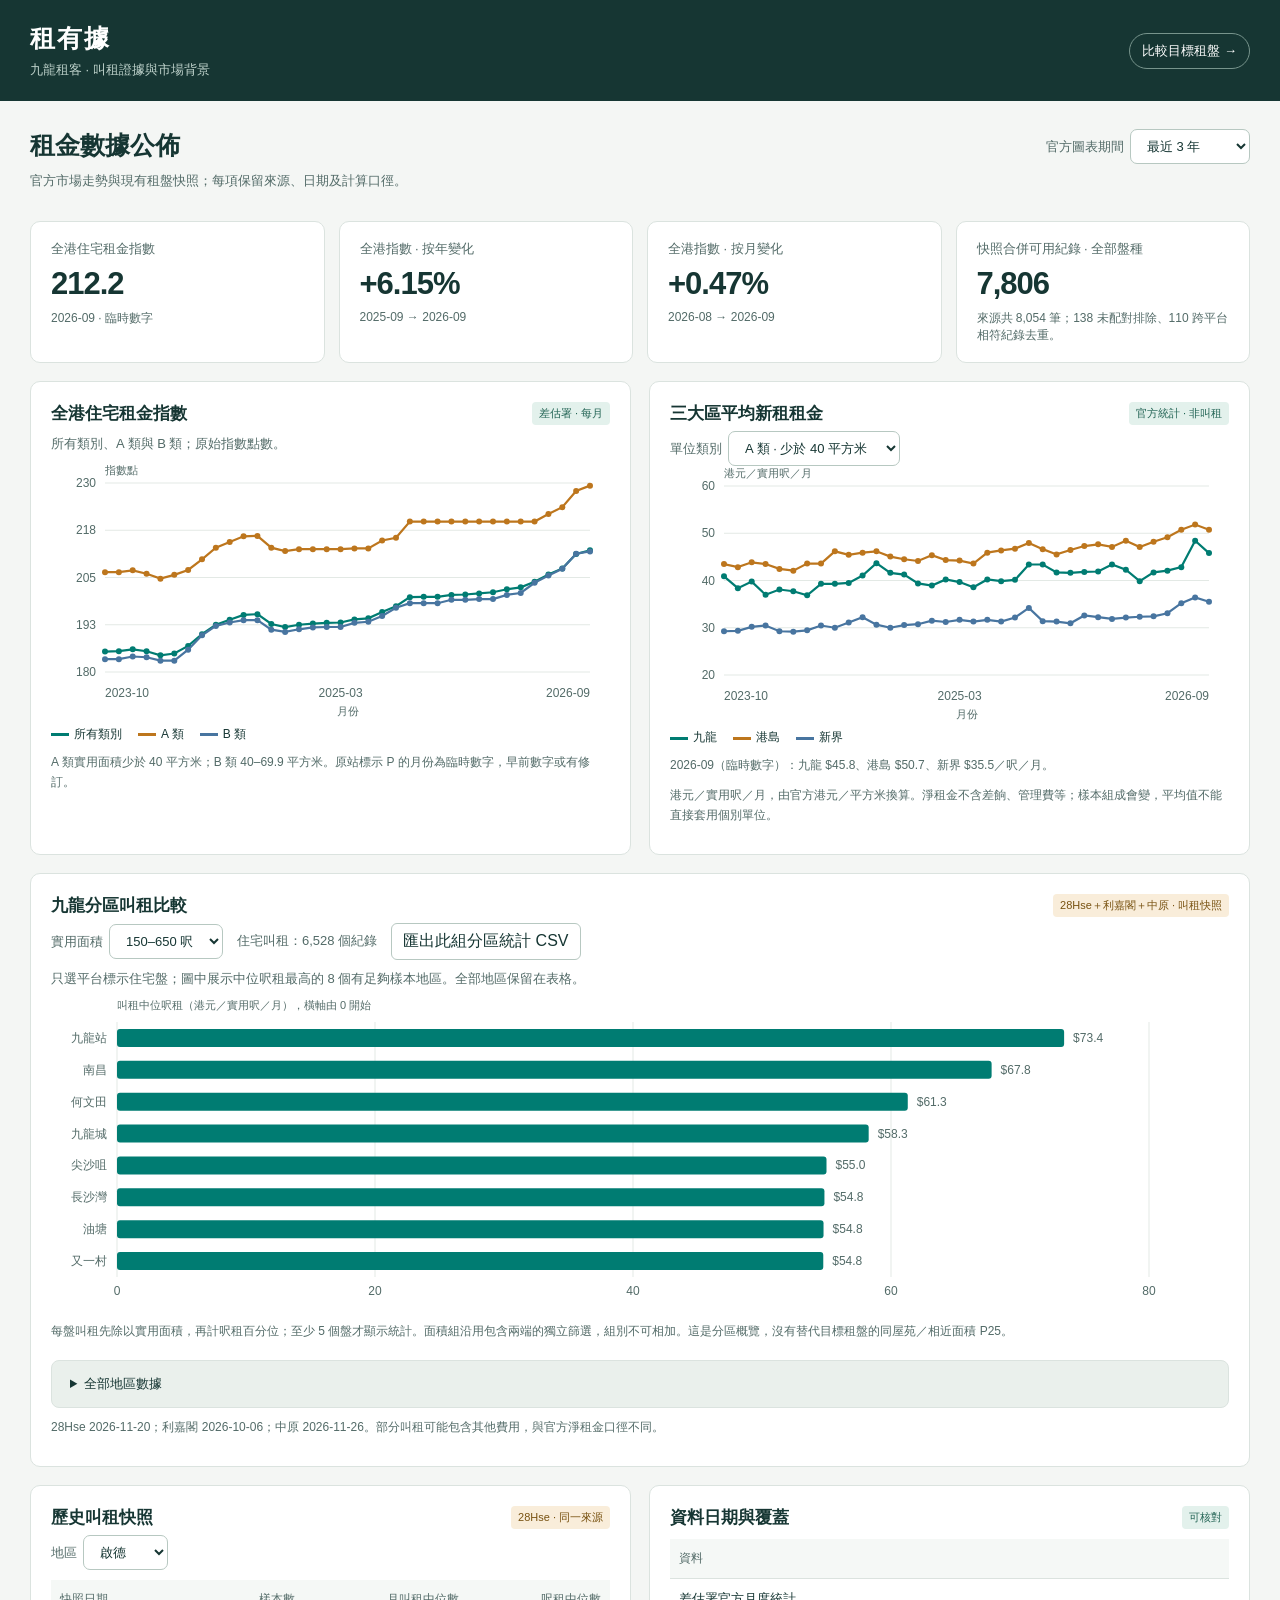
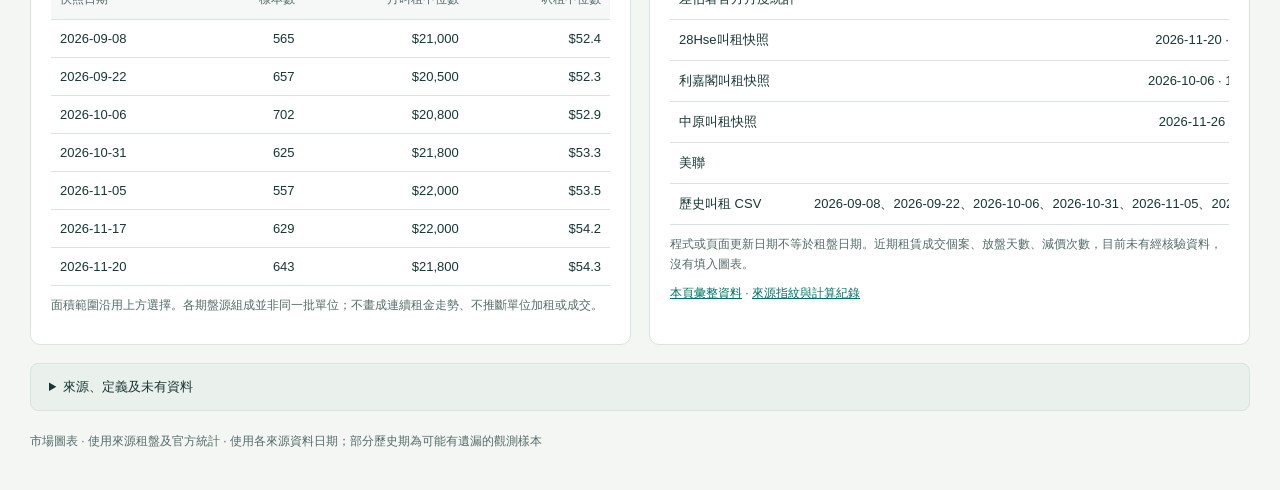
<file: market/index.html>
<!doctype html>
<html lang="zh-Hant"><head><meta charset="UTF-8"><meta name="viewport" content="width=device-width,initial-scale=1"><title>租有據 · 租金數據市場圖表</title>
<style>
:root{--ink:#163633;--quiet:#536b68;--teal:#007c72;--ochre:#bd761d;--blue:#4875a0;--paper:#f4f6f4;--line:#dbe3df;--card:#fff;color-scheme:light;font-family:-apple-system,BlinkMacSystemFont,"Noto Sans TC","PingFang TC",sans-serif;color:var(--ink);background:var(--paper)}*{box-sizing:border-box}body{margin:0}header{background:#163633;color:#fff;padding:22px max(22px,calc((100vw - 1220px)/2));display:flex;align-items:center;justify-content:space-between;gap:20px}header strong{font-size:25px;letter-spacing:2px}header small{display:block;color:#bed2cb;margin-top:6px;font-size:13px}.draft{border:1px solid #77948c;border-radius:20px;padding:8px 12px;white-space:nowrap;font-size:13px}main{max-width:1264px;margin:auto;padding:28px 22px 40px}.intro{display:flex;align-items:flex-start;justify-content:space-between;gap:20px;margin-bottom:22px}h1{font-size:25px;margin:0 0 8px}h2{font-size:17px;margin:0}p{line-height:1.65;margin:8px 0}.muted{color:var(--quiet);font-size:13px}.controls{display:flex;flex-wrap:wrap;gap:14px;align-items:center}label{font-size:13px;color:var(--quiet)}select{font:inherit;border:1px solid #b7c8c1;border-radius:7px;background:#fff;color:var(--ink);padding:8px 12px;margin-left:6px;max-width:100%}.stats{display:grid;grid-template-columns:repeat(4,1fr);gap:14px;margin-bottom:18px}.stat{background:#fff;border:1px solid var(--line);border-radius:10px;padding:18px 20px}.stat span{display:block;font-size:13px;color:var(--quiet)}.stat strong{display:block;font-size:31px;font-weight:650;letter-spacing:-1px;font-variant-numeric:tabular-nums;margin:8px 0}.stat small{display:block;font-size:12px;color:var(--quiet)}.grid{display:grid;grid-template-columns:1fr 1fr;gap:18px}.panel{background:var(--card);border:1px solid var(--line);border-radius:10px;padding:20px;min-width:0}.panel.full{grid-column:1/-1}.panel-head{display:flex;align-items:center;justify-content:space-between;gap:10px;flex-wrap:wrap;margin-bottom:6px}.tag{font-size:11px;border-radius:4px;padding:4px 7px;background:#e3f1ec;color:#236455}.asking{background:#f9edda;color:#785211}.chart{width:100%;display:block;height:255px}.chart text{font:12px -apple-system,BlinkMacSystemFont,"PingFang TC",sans-serif;fill:var(--quiet)}.chart .axis-title{font-size:11px}.legend{display:flex;gap:16px;flex-wrap:wrap;font-size:12px;margin:8px 0}.legend b{display:inline-block;width:18px;height:3px;margin-right:5px;vertical-align:middle}.note{font-size:12px;color:var(--quiet);margin-top:10px}.table-wrap{overflow-x:auto;margin-top:10px}table{width:100%;border-collapse:collapse;font-size:13px}th{text-align:left;font-size:12px;color:var(--quiet);font-weight:500;background:#f5f8f6}th,td{padding:11px 9px;border-bottom:1px solid var(--line);white-space:nowrap}td:not(:first-child),th:not(:first-child){text-align:right;font-variant-numeric:tabular-nums}a{color:#007065}details{margin-top:18px;background:#eaf0ec;border:1px solid var(--line);padding:14px 18px;border-radius:8px}summary{font-size:13px;cursor:pointer}details p{font-size:13px}.bar-chart{height:315px}footer{font-size:12px;color:var(--quiet);margin-top:22px}.empty{color:var(--quiet);font-size:13px;padding:20px}button{border:1px solid #b7c8c1;border-radius:6px;background:#fff;color:var(--ink);font:inherit;padding:7px 11px;cursor:pointer}.sources{display:grid;grid-template-columns:1fr 1fr;gap:18px}.sr{position:absolute;width:1px;height:1px;overflow:hidden;clip:rect(0,0,0,0)}
@media(max-width:850px){.stats{grid-template-columns:1fr 1fr}.grid,.sources{grid-template-columns:1fr}.intro{display:block}.intro .controls{margin-top:14px}.panel.full{grid-column:auto}h1{font-size:22px}}@media(max-width:460px){main{padding:20px 14px}.stat{padding:15px}.stat strong{font-size:27px}.panel{padding:16px}header{padding:18px 16px}header strong{font-size:22px}.controls{gap:10px}label{display:flex;flex-direction:column;gap:5px}select{margin:0}.chart{height:245px}}
</style></head><body>
<header><div><strong>租有據</strong><small>九龍租客 · 叫租證據與市場背景</small></div><a class="draft" href="../" style="color:inherit;text-decoration:none">比較目標租盤 →</a></header>
<main><div class="intro"><div><h1>租金數據公佈</h1><p class="muted">官方市場走勢與現有租盤快照；每項保留來源、日期及計算口徑。</p></div><div class="controls"><label>官方圖表期間<select id="period"><option value="12">最近 12 個月</option><option value="36" selected>最近 3 年</option><option value="60">最近 5 年</option></select></label></div></div>
<div class="stats"><div class="stat"><span>全港住宅租金指數</span><strong id="index-value"></strong><small id="index-date"></small></div><div class="stat"><span>全港指數 · 按年變化</span><strong id="yoy"></strong><small id="yoy-date"></small></div><div class="stat"><span>全港指數 · 按月變化</span><strong id="mom"></strong><small id="mom-date"></small></div><div class="stat"><span>快照合併可用紀錄 · 全部盤種</span><strong id="pool"></strong><small>跨平台仍可能存在同一實體單位</small></div></div>
<div class="grid"><section class="panel"><div class="panel-head"><h2>全港住宅租金指數</h2><span class="tag">差估署 · 每月</span></div><p class="muted">所有類別、A 類與 B 類；原始指數點數。</p><svg id="index-chart" class="chart" role="img" aria-label="全港住宅租金指數歷史折線圖"></svg><div class="legend"><span><b style="background:var(--teal)"></b>所有類別</span><span><b style="background:var(--ochre)"></b>A 類</span><span><b style="background:var(--blue)"></b>B 類</span></div><p class="note">A 類實用面積少於 40 平方米；B 類 40–69.9 平方米。原站標示 P 的月份為臨時數字，早前數字或有修訂。</p></section>
<section class="panel"><div class="panel-head"><h2>三大區平均新租租金</h2><span class="tag">官方統計 · 非叫租</span></div><div class="controls"><label>單位類別<select id="rvd-class"><option value="a">A 類 · 少於 40 平方米</option><option value="b">B 類 · 40–69.9 平方米</option></select></label></div><svg id="average-chart" class="chart" role="img" aria-label="港島九龍新界平均新租租金折線圖"></svg><div class="legend"><span><b style="background:var(--teal)"></b>九龍</span><span><b style="background:var(--ochre)"></b>港島</span><span><b style="background:var(--blue)"></b>新界</span></div><p id="average-latest" class="note"></p><p class="note">港元／實用呎／月，由官方港元／平方米換算。淨租金不含差餉、管理費等；樣本組成會變，平均值不能直接套用個別單位。</p></section>
<section class="panel full"><div class="panel-head"><h2>九龍分區叫租比較</h2><span class="tag asking" id="asking-sources">叫租快照</span></div><div class="controls"><label>實用面積<select id="band"><option value="all">150–650 呎</option><option value="small">150–300 呎</option><option value="medium">300–500 呎</option><option value="large">500–650 呎</option></select></label><span id="scope-count" class="muted"></span><button id="export" type="button">匯出此組分區統計 CSV</button></div><p class="muted">只選平台標示住宅盤；圖中展示中位呎租最高的 8 個有足夠樣本地區。全部地區保留在表格。</p><svg id="district-chart" class="chart bar-chart" role="img" aria-label="九龍各區叫租中位呎租比較柱狀圖"></svg><p class="note">每盤叫租先除以實用面積，再計呎租百分位；至少 5 個盤才顯示統計。面積組沿用包含兩端的獨立篩選，組別不可相加。這是分區概覽，沒有替代目標租盤的同屋苑／相近面積 P25。</p><details><summary>全部地區數據</summary><div class="table-wrap"><table><thead><tr><th scope="col">地區</th><th scope="col">樣本數</th><th scope="col">月叫租中位數</th><th scope="col">呎租 P25</th><th scope="col">呎租中位數</th><th scope="col">呎租 P75</th></tr></thead><tbody id="district-table"></tbody></table></div></details><p class="note" id="source-dates"></p></section>
<section class="panel"><div class="panel-head"><h2>歷史叫租快照</h2><span class="tag asking">28Hse · 同一來源</span></div><div class="controls"><label>地區<select id="history-district"></select></label></div><div class="table-wrap"><table><thead><tr><th scope="col">快照日期</th><th scope="col">樣本數</th><th scope="col">月叫租中位數</th><th scope="col">呎租中位數</th></tr></thead><tbody id="history-table"></tbody></table></div><p class="note">面積範圍沿用上方選擇。各期盤源組成並非同一批單位；不畫成連續租金走勢、不推斷單位加租或成交。</p></section>
<section class="panel"><div class="panel-head"><h2>資料日期與覆蓋</h2><span class="tag">可核對</span></div><div class="table-wrap"><table><thead><tr><th scope="col">資料</th><th scope="col">最新觀察期</th></tr></thead><tbody id="source-coverage"></tbody></table></div><p class="note">程式或頁面更新日期不等於租盤日期。近期租賃成交個案、放盤天數、減價次數，目前未有經核驗資料，沒有填入圖表。</p><p class="note"><a href="../data/market.json">本頁彙整資料</a> · <a href="../data/market.json">來源指紋與計算紀錄</a></p></section></div>
<details><summary>來源、定義及未有資料</summary><div class="sources"><div><p><a href="https://www.rvd.gov.hk/en/publications/property_market_statistics.html" target="_blank" rel="noreferrer">差餉物業估價署：物業市場統計</a><br>月度租金指數 405 個月；平均租金 333 個月，圖表最多展示最近 60 個月。官方原始檔最後更新：2026-10-28。</p><p><a href="https://www.rvd.gov.hk/datagovhk/1.3M.csv">租金指數原始 CSV</a> · <a href="https://www.rvd.gov.hk/datagovhk/1.1M.csv">平均租金原始 CSV</a> · <a href="https://www.rvd.gov.hk/doc/en/statistics/15_technotes.pdf">技術註釋</a></p></div><div><p><a href="../data/market.json">租有據：本次圖表資料與指紋</a><br>沿用既有平台內去重及跨平台完全相同特徵一對一去重；不同叫租或不同代理的同一實體單位仍可能重複。叫租不是成交租金。</p><p>未有足夠資料支持近期成交、放盤天數、減價率或連續屋苑歷史租金；不從缺值推測為零。</p></div></div></details>
<footer>市場圖表 · 使用來源租盤及官方統計 · 使用各來源資料日期；部分歷史期為可能有遺漏的觀測樣本</footer></main>
<script type="application/json" id="reviewed-data">{"indices":[{"date":"1993-01","all":92.4,"a":95.0,"b":92.8,"remarks":{"all":"","a":"","b":""}},{"date":"1993-02","all":93.4,"a":95.5,"b":93.2,"remarks":{"all":"","a":"","b":""}},{"date":"1993-03","all":93.3,"a":95.1,"b":93.3,"remarks":{"all":"","a":"","b":""}},{"date":"1993-04","all":94.4,"a":95.8,"b":94.5,"remarks":{"all":"","a":"","b":""}},{"date":"1993-05","all":94.3,"a":95.1,"b":94.5,"remarks":{"all":"","a":"","b":""}},{"date":"1993-06","all":95.8,"a":96.3,"b":96.2,"remarks":{"all":"","a":"","b":""}},{"date":"1993-07","all":97.5,"a":96.2,"b":99.6,"remarks":{"all":"","a":"","b":""}},{"date":"1993-08","all":99.2,"a":98.1,"b":100.3,"remarks":{"all":"","a":"","b":""}},{"date":"1993-09","all":100.3,"a":97.9,"b":102.8,"remarks":{"all":"","a":"","b":""}},{"date":"1993-10","all":101.5,"a":100.6,"b":104.2,"remarks":{"all":"","a":"","b":""}},{"date":"1993-11","all":102.2,"a":101.5,"b":105.6,"remarks":{"all":"","a":"","b":""}},{"date":"1993-12","all":103.9,"a":102.7,"b":105.4,"remarks":{"all":"","a":"","b":""}},{"date":"1994-01","all":104.9,"a":104.0,"b":106.3,"remarks":{"all":"","a":"","b":""}},{"date":"1994-02","all":106.0,"a":104.9,"b":107.5,"remarks":{"all":"","a":"","b":""}},{"date":"1994-03","all":107.5,"a":105.7,"b":108.5,"remarks":{"all":"","a":"","b":""}},{"date":"1994-04","all":117.1,"a":111.9,"b":117.9,"remarks":{"all":"","a":"","b":""}},{"date":"1994-05","all":119.4,"a":112.6,"b":118.8,"remarks":{"all":"","a":"","b":""}},{"date":"1994-06","all":120.1,"a":113.8,"b":119.5,"remarks":{"all":"","a":"","b":""}},{"date":"1994-07","all":123.2,"a":114.7,"b":121.2,"remarks":{"all":"","a":"","b":""}},{"date":"1994-08","all":123.8,"a":113.1,"b":121.9,"remarks":{"all":"","a":"","b":""}},{"date":"1994-09","all":123.5,"a":113.3,"b":120.5,"remarks":{"all":"","a":"","b":""}},{"date":"1994-10","all":124.4,"a":115.3,"b":121.6,"remarks":{"all":"","a":"","b":""}},{"date":"1994-11","all":123.6,"a":114.2,"b":121.0,"remarks":{"all":"","a":"","b":""}},{"date":"1994-12","all":123.9,"a":117.2,"b":121.0,"remarks":{"all":"","a":"","b":""}},{"date":"1995-01","all":122.7,"a":113.8,"b":119.9,"remarks":{"all":"","a":"","b":""}},{"date":"1995-02","all":122.1,"a":116.3,"b":118.5,"remarks":{"all":"","a":"","b":""}},{"date":"1995-03","all":123.1,"a":114.4,"b":121.4,"remarks":{"all":"","a":"","b":""}},{"date":"1995-04","all":121.7,"a":114.8,"b":119.8,"remarks":{"all":"","a":"","b":""}},{"date":"1995-05","all":123.0,"a":117.4,"b":122.2,"remarks":{"all":"","a":"","b":""}},{"date":"1995-06","all":122.2,"a":116.4,"b":121.6,"remarks":{"all":"","a":"","b":""}},{"date":"1995-07","all":121.5,"a":116.6,"b":120.5,"remarks":{"all":"","a":"","b":""}},{"date":"1995-08","all":120.7,"a":114.4,"b":119.9,"remarks":{"all":"","a":"","b":""}},{"date":"1995-09","all":119.7,"a":114.8,"b":120.3,"remarks":{"all":"","a":"","b":""}},{"date":"1995-10","all":118.3,"a":112.7,"b":118.4,"remarks":{"all":"","a":"","b":""}},{"date":"1995-11","all":117.4,"a":112.8,"b":117.7,"remarks":{"all":"","a":"","b":""}},{"date":"1995-12","all":115.7,"a":110.7,"b":115.3,"remarks":{"all":"","a":"","b":""}},{"date":"1996-01","all":116.2,"a":112.6,"b":115.1,"remarks":{"all":"","a":"","b":""}},{"date":"1996-02","all":116.9,"a":111.8,"b":117.7,"remarks":{"all":"","a":"","b":""}},{"date":"1996-03","all":116.6,"a":114.7,"b":115.2,"remarks":{"all":"","a":"","b":""}},{"date":"1996-04","all":116.5,"a":113.4,"b":116.9,"remarks":{"all":"","a":"","b":""}},{"date":"1996-05","all":118.1,"a":113.7,"b":118.1,"remarks":{"all":"","a":"","b":""}},{"date":"1996-06","all":117.4,"a":115.4,"b":117.0,"remarks":{"all":"","a":"","b":""}},{"date":"1996-07","all":119.7,"a":115.8,"b":119.5,"remarks":{"all":"","a":"","b":""}},{"date":"1996-08","all":119.1,"a":114.5,"b":120.0,"remarks":{"all":"","a":"","b":""}},{"date":"1996-09","all":121.2,"a":116.7,"b":121.9,"remarks":{"all":"","a":"","b":""}},{"date":"1996-10","all":121.4,"a":115.0,"b":123.6,"remarks":{"all":"","a":"","b":""}},{"date":"1996-11","all":121.8,"a":117.2,"b":122.2,"remarks":{"all":"","a":"","b":""}},{"date":"1996-12","all":122.7,"a":116.8,"b":125.3,"remarks":{"all":"","a":"","b":""}},{"date":"1997-01","all":127.4,"a":120.2,"b":128.6,"remarks":{"all":"","a":"","b":""}},{"date":"1997-02","all":127.9,"a":123.1,"b":128.7,"remarks":{"all":"","a":"","b":""}},{"date":"1997-03","all":128.7,"a":124.5,"b":129.7,"remarks":{"all":"","a":"","b":""}},{"date":"1997-04","all":132.0,"a":125.0,"b":134.5,"remarks":{"all":"","a":"","b":""}},{"date":"1997-05","all":133.7,"a":127.9,"b":135.4,"remarks":{"all":"","a":"","b":""}},{"date":"1997-06","all":135.2,"a":127.9,"b":136.4,"remarks":{"all":"","a":"","b":""}},{"date":"1997-07","all":138.8,"a":131.7,"b":140.6,"remarks":{"all":"","a":"","b":""}},{"date":"1997-08","all":139.2,"a":132.3,"b":139.7,"remarks":{"all":"","a":"","b":""}},{"date":"1997-09","all":138.7,"a":132.8,"b":140.0,"remarks":{"all":"","a":"","b":""}},{"date":"1997-10","all":139.3,"a":131.7,"b":141.8,"remarks":{"all":"","a":"","b":""}},{"date":"1997-11","all":137.6,"a":130.5,"b":138.5,"remarks":{"all":"","a":"","b":""}},{"date":"1997-12","all":135.3,"a":129.9,"b":134.5,"remarks":{"all":"","a":"","b":""}},{"date":"1998-01","all":130.7,"a":127.8,"b":128.6,"remarks":{"all":"","a":"","b":""}},{"date":"1998-02","all":123.9,"a":122.8,"b":119.3,"remarks":{"all":"","a":"","b":""}},{"date":"1998-03","all":118.7,"a":119.7,"b":114.1,"remarks":{"all":"","a":"","b":""}},{"date":"1998-04","all":119.2,"a":119.0,"b":117.2,"remarks":{"all":"","a":"","b":""}},{"date":"1998-05","all":118.7,"a":118.2,"b":116.7,"remarks":{"all":"","a":"","b":""}},{"date":"1998-06","all":115.2,"a":114.5,"b":112.6,"remarks":{"all":"","a":"","b":""}},{"date":"1998-07","all":109.9,"a":110.4,"b":107.5,"remarks":{"all":"","a":"","b":""}},{"date":"1998-08","all":106.9,"a":108.5,"b":104.5,"remarks":{"all":"","a":"","b":""}},{"date":"1998-09","all":103.9,"a":105.1,"b":101.9,"remarks":{"all":"","a":"","b":""}},{"date":"1998-10","all":102.4,"a":103.1,"b":101.0,"remarks":{"all":"","a":"","b":""}},{"date":"1998-11","all":100.5,"a":101.2,"b":100.3,"remarks":{"all":"","a":"","b":""}},{"date":"1998-12","all":101.0,"a":102.8,"b":100.4,"remarks":{"all":"","a":"","b":""}},{"date":"1999-01","all":102.0,"a":102.5,"b":101.9,"remarks":{"all":"","a":"","b":""}},{"date":"1999-02","all":101.0,"a":101.1,"b":100.7,"remarks":{"all":"","a":"","b":""}},{"date":"1999-03","all":100.9,"a":101.3,"b":100.7,"remarks":{"all":"","a":"","b":""}},{"date":"1999-04","all":100.6,"a":100.7,"b":100.8,"remarks":{"all":"","a":"","b":""}},{"date":"1999-05","all":100.5,"a":100.8,"b":100.0,"remarks":{"all":"","a":"","b":""}},{"date":"1999-06","all":100.5,"a":101.2,"b":100.0,"remarks":{"all":"","a":"","b":""}},{"date":"1999-07","all":100.7,"a":100.6,"b":100.8,"remarks":{"all":"","a":"","b":""}},{"date":"1999-08","all":100.2,"a":100.5,"b":100.2,"remarks":{"all":"","a":"","b":""}},{"date":"1999-09","all":99.8,"a":99.5,"b":100.2,"remarks":{"all":"","a":"","b":""}},{"date":"1999-10","all":99.2,"a":98.0,"b":100.4,"remarks":{"all":"","a":"","b":""}},{"date":"1999-11","all":97.4,"a":96.6,"b":97.7,"remarks":{"all":"","a":"","b":""}},{"date":"1999-12","all":97.1,"a":97.2,"b":96.6,"remarks":{"all":"","a":"","b":""}},{"date":"2000-01","all":98.0,"a":98.2,"b":97.5,"remarks":{"all":"","a":"","b":""}},{"date":"2000-02","all":97.6,"a":96.6,"b":97.7,"remarks":{"all":"","a":"","b":""}},{"date":"2000-03","all":98.1,"a":98.2,"b":97.9,"remarks":{"all":"","a":"","b":""}},{"date":"2000-04","all":98.9,"a":98.9,"b":98.5,"remarks":{"all":"","a":"","b":""}},{"date":"2000-05","all":98.5,"a":98.1,"b":97.7,"remarks":{"all":"","a":"","b":""}},{"date":"2000-06","all":97.7,"a":97.0,"b":96.6,"remarks":{"all":"","a":"","b":""}},{"date":"2000-07","all":97.3,"a":97.2,"b":95.9,"remarks":{"all":"","a":"","b":""}},{"date":"2000-08","all":97.8,"a":97.0,"b":96.3,"remarks":{"all":"","a":"","b":""}},{"date":"2000-09","all":98.4,"a":96.8,"b":97.7,"remarks":{"all":"","a":"","b":""}},{"date":"2000-10","all":98.5,"a":96.4,"b":97.7,"remarks":{"all":"","a":"","b":""}},{"date":"2000-11","all":98.5,"a":96.4,"b":97.7,"remarks":{"all":"","a":"","b":""}},{"date":"2000-12","all":98.0,"a":96.1,"b":97.1,"remarks":{"all":"","a":"","b":""}},{"date":"2001-01","all":97.6,"a":95.4,"b":96.7,"remarks":{"all":"","a":"","b":""}},{"date":"2001-02","all":97.8,"a":96.5,"b":96.1,"remarks":{"all":"","a":"","b":""}},{"date":"2001-03","all":97.7,"a":96.3,"b":96.0,"remarks":{"all":"","a":"","b":""}},{"date":"2001-04","all":97.5,"a":95.6,"b":95.7,"remarks":{"all":"","a":"","b":""}},{"date":"2001-05","all":97.0,"a":94.9,"b":95.2,"remarks":{"all":"","a":"","b":""}},{"date":"2001-06","all":96.3,"a":93.6,"b":95.1,"remarks":{"all":"","a":"","b":""}},{"date":"2001-07","all":95.8,"a":92.4,"b":95.0,"remarks":{"all":"","a":"","b":""}},{"date":"2001-08","all":95.6,"a":92.4,"b":94.4,"remarks":{"all":"","a":"","b":""}},{"date":"2001-09","all":94.8,"a":91.7,"b":93.7,"remarks":{"all":"","a":"","b":""}},{"date":"2001-10","all":93.4,"a":90.5,"b":92.2,"remarks":{"all":"","a":"","b":""}},{"date":"2001-11","all":91.3,"a":89.6,"b":88.8,"remarks":{"all":"","a":"","b":""}},{"date":"2001-12","all":89.5,"a":87.5,"b":87.7,"remarks":{"all":"","a":"","b":""}},{"date":"2002-01","all":88.3,"a":86.5,"b":85.8,"remarks":{"all":"","a":"","b":""}},{"date":"2002-02","all":87.4,"a":84.9,"b":85.3,"remarks":{"all":"","a":"","b":""}},{"date":"2002-03","all":86.5,"a":83.8,"b":84.9,"remarks":{"all":"","a":"","b":""}},{"date":"2002-04","all":86.0,"a":83.3,"b":84.8,"remarks":{"all":"","a":"","b":""}},{"date":"2002-05","all":84.6,"a":81.8,"b":83.5,"remarks":{"all":"","a":"","b":""}},{"date":"2002-06","all":83.9,"a":81.5,"b":82.5,"remarks":{"all":"","a":"","b":""}},{"date":"2002-07","all":83.2,"a":80.8,"b":81.7,"remarks":{"all":"","a":"","b":""}},{"date":"2002-08","all":82.7,"a":80.4,"b":81.3,"remarks":{"all":"","a":"","b":""}},{"date":"2002-09","all":81.4,"a":80.3,"b":79.4,"remarks":{"all":"","a":"","b":""}},{"date":"2002-10","all":80.0,"a":77.6,"b":78.8,"remarks":{"all":"","a":"","b":""}},{"date":"2002-11","all":79.1,"a":77.5,"b":77.4,"remarks":{"all":"","a":"","b":""}},{"date":"2002-12","all":77.8,"a":76.6,"b":76.7,"remarks":{"all":"","a":"","b":""}},{"date":"2003-01","all":77.3,"a":76.8,"b":75.8,"remarks":{"all":"","a":"","b":""}},{"date":"2003-02","all":76.4,"a":75.0,"b":75.5,"remarks":{"all":"","a":"","b":""}},{"date":"2003-03","all":76.0,"a":74.3,"b":74.8,"remarks":{"all":"","a":"","b":""}},{"date":"2003-04","all":75.3,"a":73.5,"b":74.1,"remarks":{"all":"","a":"","b":""}},{"date":"2003-05","all":73.5,"a":72.9,"b":72.3,"remarks":{"all":"","a":"","b":""}},{"date":"2003-06","all":72.3,"a":72.1,"b":71.2,"remarks":{"all":"","a":"","b":""}},{"date":"2003-07","all":72.2,"a":71.8,"b":71.5,"remarks":{"all":"","a":"","b":""}},{"date":"2003-08","all":72.1,"a":71.7,"b":71.6,"remarks":{"all":"","a":"","b":""}},{"date":"2003-09","all":71.3,"a":70.5,"b":70.8,"remarks":{"all":"","a":"","b":""}},{"date":"2003-10","all":71.7,"a":71.1,"b":71.4,"remarks":{"all":"","a":"","b":""}},{"date":"2003-11","all":72.3,"a":71.5,"b":71.9,"remarks":{"all":"","a":"","b":""}},{"date":"2003-12","all":72.6,"a":72.0,"b":71.8,"remarks":{"all":"","a":"","b":""}},{"date":"2004-01","all":73.9,"a":73.2,"b":73.2,"remarks":{"all":"","a":"","b":""}},{"date":"2004-02","all":74.4,"a":72.9,"b":73.7,"remarks":{"all":"","a":"","b":""}},{"date":"2004-03","all":76.0,"a":74.4,"b":74.8,"remarks":{"all":"","a":"","b":""}},{"date":"2004-04","all":77.0,"a":74.8,"b":76.4,"remarks":{"all":"","a":"","b":""}},{"date":"2004-05","all":77.3,"a":75.2,"b":76.6,"remarks":{"all":"","a":"","b":""}},{"date":"2004-06","all":78.0,"a":75.8,"b":76.4,"remarks":{"all":"","a":"","b":""}},{"date":"2004-07","all":77.9,"a":75.5,"b":76.4,"remarks":{"all":"","a":"","b":""}},{"date":"2004-08","all":78.4,"a":76.0,"b":76.8,"remarks":{"all":"","a":"","b":""}},{"date":"2004-09","all":79.4,"a":76.3,"b":78.0,"remarks":{"all":"","a":"","b":""}},{"date":"2004-10","all":79.5,"a":76.6,"b":78.2,"remarks":{"all":"","a":"","b":""}},{"date":"2004-11","all":80.5,"a":77.2,"b":78.5,"remarks":{"all":"","a":"","b":""}},{"date":"2004-12","all":80.6,"a":77.5,"b":79.0,"remarks":{"all":"","a":"","b":""}},{"date":"2005-01","all":81.9,"a":78.4,"b":80.5,"remarks":{"all":"","a":"","b":""}},{"date":"2005-02","all":82.3,"a":78.3,"b":80.9,"remarks":{"all":"","a":"","b":""}},{"date":"2005-03","all":83.3,"a":80.1,"b":81.6,"remarks":{"all":"","a":"","b":""}},{"date":"2005-04","all":84.6,"a":81.1,"b":83.2,"remarks":{"all":"","a":"","b":""}},{"date":"2005-05","all":85.7,"a":83.1,"b":83.9,"remarks":{"all":"","a":"","b":""}},{"date":"2005-06","all":86.3,"a":83.3,"b":84.3,"remarks":{"all":"","a":"","b":""}},{"date":"2005-07","all":87.5,"a":83.3,"b":86.6,"remarks":{"all":"","a":"","b":""}},{"date":"2005-08","all":87.8,"a":84.2,"b":86.3,"remarks":{"all":"","a":"","b":""}},{"date":"2005-09","all":89.5,"a":86.6,"b":87.9,"remarks":{"all":"","a":"","b":""}},{"date":"2005-10","all":89.9,"a":87.2,"b":88.3,"remarks":{"all":"","a":"","b":""}},{"date":"2005-11","all":90.0,"a":87.7,"b":87.8,"remarks":{"all":"","a":"","b":""}},{"date":"2005-12","all":89.7,"a":86.0,"b":87.9,"remarks":{"all":"","a":"","b":""}},{"date":"2006-01","all":89.1,"a":85.2,"b":87.7,"remarks":{"all":"","a":"","b":""}},{"date":"2006-02","all":89.4,"a":86.3,"b":87.4,"remarks":{"all":"","a":"","b":""}},{"date":"2006-03","all":89.3,"a":87.7,"b":87.1,"remarks":{"all":"","a":"","b":""}},{"date":"2006-04","all":91.1,"a":88.2,"b":89.3,"remarks":{"all":"","a":"","b":""}},{"date":"2006-05","all":91.0,"a":88.7,"b":88.7,"remarks":{"all":"","a":"","b":""}},{"date":"2006-06","all":90.7,"a":89.3,"b":87.8,"remarks":{"all":"","a":"","b":""}},{"date":"2006-07","all":91.6,"a":90.1,"b":88.1,"remarks":{"all":"","a":"","b":""}},{"date":"2006-08","all":91.9,"a":90.9,"b":89.0,"remarks":{"all":"","a":"","b":""}},{"date":"2006-09","all":93.0,"a":92.4,"b":90.6,"remarks":{"all":"","a":"","b":""}},{"date":"2006-10","all":93.5,"a":92.7,"b":90.2,"remarks":{"all":"","a":"","b":""}},{"date":"2006-11","all":94.3,"a":94.9,"b":91.1,"remarks":{"all":"","a":"","b":""}},{"date":"2006-12","all":94.7,"a":94.4,"b":91.6,"remarks":{"all":"","a":"","b":""}},{"date":"2007-01","all":95.4,"a":93.9,"b":92.8,"remarks":{"all":"","a":"","b":""}},{"date":"2007-02","all":95.6,"a":94.0,"b":92.4,"remarks":{"all":"","a":"","b":""}},{"date":"2007-03","all":96.9,"a":94.9,"b":93.9,"remarks":{"all":"","a":"","b":""}},{"date":"2007-04","all":98.4,"a":97.5,"b":94.3,"remarks":{"all":"","a":"","b":""}},{"date":"2007-05","all":99.9,"a":99.2,"b":95.8,"remarks":{"all":"","a":"","b":""}},{"date":"2007-06","all":100.5,"a":99.3,"b":95.8,"remarks":{"all":"","a":"","b":""}},{"date":"2007-07","all":102.5,"a":101.6,"b":97.9,"remarks":{"all":"","a":"","b":""}},{"date":"2007-08","all":103.8,"a":102.4,"b":99.7,"remarks":{"all":"","a":"","b":""}},{"date":"2007-09","all":104.7,"a":103.4,"b":100.6,"remarks":{"all":"","a":"","b":""}},{"date":"2007-10","all":106.2,"a":105.1,"b":101.9,"remarks":{"all":"","a":"","b":""}},{"date":"2007-11","all":108.0,"a":106.6,"b":104.7,"remarks":{"all":"","a":"","b":""}},{"date":"2007-12","all":110.0,"a":107.9,"b":107.0,"remarks":{"all":"","a":"","b":""}},{"date":"2008-01","all":112.6,"a":110.2,"b":109.3,"remarks":{"all":"","a":"","b":""}},{"date":"2008-02","all":115.3,"a":112.4,"b":111.9,"remarks":{"all":"","a":"","b":""}},{"date":"2008-03","all":118.3,"a":115.7,"b":114.9,"remarks":{"all":"","a":"","b":""}},{"date":"2008-04","all":118.1,"a":115.1,"b":114.9,"remarks":{"all":"","a":"","b":""}},{"date":"2008-05","all":120.9,"a":118.6,"b":117.2,"remarks":{"all":"","a":"","b":""}},{"date":"2008-06","all":121.5,"a":117.9,"b":117.8,"remarks":{"all":"","a":"","b":""}},{"date":"2008-07","all":121.7,"a":118.2,"b":117.4,"remarks":{"all":"","a":"","b":""}},{"date":"2008-08","all":121.1,"a":117.6,"b":117.2,"remarks":{"all":"","a":"","b":""}},{"date":"2008-09","all":118.8,"a":115.5,"b":114.1,"remarks":{"all":"","a":"","b":""}},{"date":"2008-10","all":114.9,"a":113.1,"b":109.7,"remarks":{"all":"","a":"","b":""}},{"date":"2008-11","all":106.8,"a":105.4,"b":101.8,"remarks":{"all":"","a":"","b":""}},{"date":"2008-12","all":98.2,"a":99.2,"b":93.6,"remarks":{"all":"","a":"","b":""}},{"date":"2009-01","all":95.4,"a":98.3,"b":90.3,"remarks":{"all":"","a":"","b":""}},{"date":"2009-02","all":94.2,"a":97.4,"b":89.5,"remarks":{"all":"","a":"","b":""}},{"date":"2009-03","all":93.2,"a":96.4,"b":88.9,"remarks":{"all":"","a":"","b":""}},{"date":"2009-04","all":93.9,"a":96.5,"b":90.9,"remarks":{"all":"","a":"","b":""}},{"date":"2009-05","all":95.7,"a":99.0,"b":92.9,"remarks":{"all":"","a":"","b":""}},{"date":"2009-06","all":98.6,"a":100.9,"b":96.1,"remarks":{"all":"","a":"","b":""}},{"date":"2009-07","all":99.4,"a":101.4,"b":96.6,"remarks":{"all":"","a":"","b":""}},{"date":"2009-08","all":102.2,"a":102.0,"b":101.0,"remarks":{"all":"","a":"","b":""}},{"date":"2009-09","all":105.4,"a":105.1,"b":104.9,"remarks":{"all":"","a":"","b":""}},{"date":"2009-10","all":106.7,"a":106.5,"b":105.8,"remarks":{"all":"","a":"","b":""}},{"date":"2009-11","all":109.6,"a":109.6,"b":108.5,"remarks":{"all":"","a":"","b":""}},{"date":"2009-12","all":110.1,"a":111.0,"b":108.6,"remarks":{"all":"","a":"","b":""}},{"date":"2010-01","all":110.6,"a":111.5,"b":108.1,"remarks":{"all":"","a":"","b":""}},{"date":"2010-02","all":111.5,"a":112.3,"b":109.0,"remarks":{"all":"","a":"","b":""}},{"date":"2010-03","all":113.9,"a":114.1,"b":112.8,"remarks":{"all":"","a":"","b":""}},{"date":"2010-04","all":115.9,"a":116.0,"b":114.2,"remarks":{"all":"","a":"","b":""}},{"date":"2010-05","all":118.2,"a":119.0,"b":116.6,"remarks":{"all":"","a":"","b":""}},{"date":"2010-06","all":119.3,"a":119.8,"b":118.0,"remarks":{"all":"","a":"","b":""}},{"date":"2010-07","all":120.0,"a":120.7,"b":118.6,"remarks":{"all":"","a":"","b":""}},{"date":"2010-08","all":121.9,"a":123.0,"b":120.3,"remarks":{"all":"","a":"","b":""}},{"date":"2010-09","all":123.7,"a":125.2,"b":121.9,"remarks":{"all":"","a":"","b":""}},{"date":"2010-10","all":126.0,"a":128.1,"b":123.9,"remarks":{"all":"","a":"","b":""}},{"date":"2010-11","all":127.5,"a":129.3,"b":126.1,"remarks":{"all":"","a":"","b":""}},{"date":"2010-12","all":127.4,"a":129.5,"b":126.1,"remarks":{"all":"","a":"","b":""}},{"date":"2011-01","all":126.4,"a":128.7,"b":124.7,"remarks":{"all":"","a":"","b":""}},{"date":"2011-02","all":127.6,"a":128.7,"b":126.6,"remarks":{"all":"","a":"","b":""}},{"date":"2011-03","all":129.9,"a":131.9,"b":128.3,"remarks":{"all":"","a":"","b":""}},{"date":"2011-04","all":131.5,"a":133.5,"b":130.2,"remarks":{"all":"","a":"","b":""}},{"date":"2011-05","all":133.3,"a":136.1,"b":131.5,"remarks":{"all":"","a":"","b":""}},{"date":"2011-06","all":136.6,"a":138.5,"b":135.2,"remarks":{"all":"","a":"","b":""}},{"date":"2011-07","all":137.3,"a":141.2,"b":134.7,"remarks":{"all":"","a":"","b":""}},{"date":"2011-08","all":137.5,"a":141.2,"b":135.0,"remarks":{"all":"","a":"","b":""}},{"date":"2011-09","all":137.3,"a":141.5,"b":134.5,"remarks":{"all":"","a":"","b":""}},{"date":"2011-10","all":137.6,"a":142.4,"b":134.8,"remarks":{"all":"","a":"","b":""}},{"date":"2011-11","all":136.9,"a":141.1,"b":134.6,"remarks":{"all":"","a":"","b":""}},{"date":"2011-12","all":135.8,"a":139.9,"b":133.6,"remarks":{"all":"","a":"","b":""}},{"date":"2012-01","all":133.2,"a":138.2,"b":130.3,"remarks":{"all":"","a":"","b":""}},{"date":"2012-02","all":133.4,"a":138.6,"b":130.6,"remarks":{"all":"","a":"","b":""}},{"date":"2012-03","all":134.3,"a":140.4,"b":131.3,"remarks":{"all":"","a":"","b":""}},{"date":"2012-04","all":137.3,"a":144.1,"b":134.0,"remarks":{"all":"","a":"","b":""}},{"date":"2012-05","all":139.4,"a":147.2,"b":135.6,"remarks":{"all":"","a":"","b":""}},{"date":"2012-06","all":142.4,"a":150.4,"b":139.8,"remarks":{"all":"","a":"","b":""}},{"date":"2012-07","all":144.8,"a":152.3,"b":143.3,"remarks":{"all":"","a":"","b":""}},{"date":"2012-08","all":146.4,"a":154.0,"b":145.1,"remarks":{"all":"","a":"","b":""}},{"date":"2012-09","all":147.5,"a":155.3,"b":146.1,"remarks":{"all":"","a":"","b":""}},{"date":"2012-10","all":149.6,"a":157.3,"b":148.6,"remarks":{"all":"","a":"","b":""}},{"date":"2012-11","all":151.3,"a":159.2,"b":150.5,"remarks":{"all":"","a":"","b":""}},{"date":"2012-12","all":151.1,"a":158.7,"b":150.3,"remarks":{"all":"","a":"","b":""}},{"date":"2013-01","all":150.5,"a":158.2,"b":149.8,"remarks":{"all":"","a":"","b":""}},{"date":"2013-02","all":152.4,"a":160.9,"b":151.9,"remarks":{"all":"","a":"","b":""}},{"date":"2013-03","all":152.1,"a":160.7,"b":151.6,"remarks":{"all":"","a":"","b":""}},{"date":"2013-04","all":153.2,"a":161.6,"b":152.8,"remarks":{"all":"","a":"","b":""}},{"date":"2013-05","all":153.4,"a":162.0,"b":152.7,"remarks":{"all":"","a":"","b":""}},{"date":"2013-06","all":154.0,"a":162.6,"b":153.0,"remarks":{"all":"","a":"","b":""}},{"date":"2013-07","all":155.2,"a":164.2,"b":154.5,"remarks":{"all":"","a":"","b":""}},{"date":"2013-08","all":155.9,"a":165.2,"b":155.2,"remarks":{"all":"","a":"","b":""}},{"date":"2013-09","all":156.3,"a":165.9,"b":155.7,"remarks":{"all":"","a":"","b":""}},{"date":"2013-10","all":157.0,"a":167.0,"b":156.4,"remarks":{"all":"","a":"","b":""}},{"date":"2013-11","all":157.2,"a":167.9,"b":156.4,"remarks":{"all":"","a":"","b":""}},{"date":"2013-12","all":156.3,"a":167.5,"b":155.1,"remarks":{"all":"","a":"","b":""}},{"date":"2014-01","all":155.5,"a":167.4,"b":154.1,"remarks":{"all":"","a":"","b":""}},{"date":"2014-02","all":155.0,"a":166.8,"b":154.0,"remarks":{"all":"","a":"","b":""}},{"date":"2014-03","all":155.3,"a":167.2,"b":154.0,"remarks":{"all":"","a":"","b":""}},{"date":"2014-04","all":156.0,"a":168.1,"b":154.7,"remarks":{"all":"","a":"","b":""}},{"date":"2014-05","all":156.5,"a":168.6,"b":155.5,"remarks":{"all":"","a":"","b":""}},{"date":"2014-06","all":157.3,"a":169.6,"b":156.4,"remarks":{"all":"","a":"","b":""}},{"date":"2014-07","all":159.0,"a":171.1,"b":158.6,"remarks":{"all":"","a":"","b":""}},{"date":"2014-08","all":160.9,"a":173.1,"b":160.7,"remarks":{"all":"","a":"","b":""}},{"date":"2014-09","all":162.8,"a":175.2,"b":163.0,"remarks":{"all":"","a":"","b":""}},{"date":"2014-10","all":164.3,"a":177.4,"b":164.2,"remarks":{"all":"","a":"","b":""}},{"date":"2014-11","all":165.3,"a":178.2,"b":165.5,"remarks":{"all":"","a":"","b":""}},{"date":"2014-12","all":166.2,"a":179.2,"b":166.3,"remarks":{"all":"","a":"","b":""}},{"date":"2015-01","all":167.3,"a":180.7,"b":167.4,"remarks":{"all":"","a":"","b":""}},{"date":"2015-02","all":168.3,"a":181.3,"b":168.6,"remarks":{"all":"","a":"","b":""}},{"date":"2015-03","all":169.8,"a":183.6,"b":170.1,"remarks":{"all":"","a":"","b":""}},{"date":"2015-04","all":171.3,"a":185.8,"b":171.4,"remarks":{"all":"","a":"","b":""}},{"date":"2015-05","all":173.1,"a":187.7,"b":173.5,"remarks":{"all":"","a":"","b":""}},{"date":"2015-06","all":174.1,"a":188.6,"b":174.5,"remarks":{"all":"","a":"","b":""}},{"date":"2015-07","all":175.2,"a":190.1,"b":175.2,"remarks":{"all":"","a":"","b":""}},{"date":"2015-08","all":177.0,"a":191.9,"b":177.4,"remarks":{"all":"","a":"","b":""}},{"date":"2015-09","all":177.5,"a":192.7,"b":177.5,"remarks":{"all":"","a":"","b":""}},{"date":"2015-10","all":175.5,"a":190.6,"b":175.3,"remarks":{"all":"","a":"","b":""}},{"date":"2015-11","all":173.7,"a":189.0,"b":172.6,"remarks":{"all":"","a":"","b":""}},{"date":"2015-12","all":171.2,"a":187.1,"b":169.2,"remarks":{"all":"","a":"","b":""}},{"date":"2016-01","all":168.8,"a":185.0,"b":165.5,"remarks":{"all":"","a":"","b":""}},{"date":"2016-02","all":163.9,"a":179.4,"b":160.5,"remarks":{"all":"","a":"","b":""}},{"date":"2016-03","all":163.5,"a":179.4,"b":159.9,"remarks":{"all":"","a":"","b":""}},{"date":"2016-04","all":163.4,"a":179.4,"b":159.9,"remarks":{"all":"","a":"","b":""}},{"date":"2016-05","all":164.8,"a":181.5,"b":161.6,"remarks":{"all":"","a":"","b":""}},{"date":"2016-06","all":166.1,"a":182.9,"b":163.2,"remarks":{"all":"","a":"","b":""}},{"date":"2016-07","all":167.6,"a":184.5,"b":165.1,"remarks":{"all":"","a":"","b":""}},{"date":"2016-08","all":170.1,"a":186.8,"b":168.4,"remarks":{"all":"","a":"","b":""}},{"date":"2016-09","all":171.8,"a":189.0,"b":170.3,"remarks":{"all":"","a":"","b":""}},{"date":"2016-10","all":172.9,"a":189.9,"b":171.5,"remarks":{"all":"","a":"","b":""}},{"date":"2016-11","all":172.0,"a":188.9,"b":170.9,"remarks":{"all":"","a":"","b":""}},{"date":"2016-12","all":173.6,"a":190.3,"b":172.9,"remarks":{"all":"","a":"","b":""}},{"date":"2017-01","all":175.4,"a":192.0,"b":174.8,"remarks":{"all":"","a":"","b":""}},{"date":"2017-02","all":176.6,"a":193.7,"b":175.8,"remarks":{"all":"","a":"","b":""}},{"date":"2017-03","all":178.4,"a":195.1,"b":178.2,"remarks":{"all":"","a":"","b":""}},{"date":"2017-04","all":179.7,"a":197.3,"b":179.0,"remarks":{"all":"","a":"","b":""}},{"date":"2017-05","all":182.1,"a":200.6,"b":181.0,"remarks":{"all":"","a":"","b":""}},{"date":"2017-06","all":182.8,"a":200.8,"b":181.9,"remarks":{"all":"","a":"","b":""}},{"date":"2017-07","all":183.6,"a":201.9,"b":182.6,"remarks":{"all":"","a":"","b":""}},{"date":"2017-08","all":185.7,"a":204.7,"b":184.9,"remarks":{"all":"","a":"","b":""}},{"date":"2017-09","all":186.0,"a":205.5,"b":184.9,"remarks":{"all":"","a":"","b":""}},{"date":"2017-10","all":186.7,"a":206.9,"b":185.4,"remarks":{"all":"","a":"","b":""}},{"date":"2017-11","all":187.2,"a":207.5,"b":186.0,"remarks":{"all":"","a":"","b":""}},{"date":"2017-12","all":187.5,"a":208.1,"b":186.0,"remarks":{"all":"","a":"","b":""}},{"date":"2018-01","all":187.2,"a":207.6,"b":185.8,"remarks":{"all":"","a":"","b":""}},{"date":"2018-02","all":187.5,"a":207.6,"b":186.5,"remarks":{"all":"","a":"","b":""}},{"date":"2018-03","all":189.1,"a":208.3,"b":188.7,"remarks":{"all":"","a":"","b":""}},{"date":"2018-04","all":191.0,"a":210.5,"b":190.8,"remarks":{"all":"","a":"","b":""}},{"date":"2018-05","all":191.7,"a":211.1,"b":191.6,"remarks":{"all":"","a":"","b":""}},{"date":"2018-06","all":193.1,"a":213.9,"b":192.6,"remarks":{"all":"","a":"","b":""}},{"date":"2018-07","all":194.9,"a":215.7,"b":194.7,"remarks":{"all":"","a":"","b":""}},{"date":"2018-08","all":196.8,"a":217.4,"b":196.6,"remarks":{"all":"","a":"","b":""}},{"date":"2018-09","all":197.3,"a":218.4,"b":196.7,"remarks":{"all":"","a":"","b":""}},{"date":"2018-10","all":197.6,"a":219.0,"b":196.8,"remarks":{"all":"","a":"","b":""}},{"date":"2018-11","all":195.9,"a":217.1,"b":195.3,"remarks":{"all":"","a":"","b":""}},{"date":"2018-12","all":193.3,"a":214.6,"b":192.2,"remarks":{"all":"","a":"","b":""}},{"date":"2019-01","all":192.5,"a":214.2,"b":190.7,"remarks":{"all":"","a":"","b":""}},{"date":"2019-02","all":191.9,"a":212.3,"b":190.6,"remarks":{"all":"","a":"","b":""}},{"date":"2019-03","all":192.9,"a":213.4,"b":191.8,"remarks":{"all":"","a":"","b":""}},{"date":"2019-04","all":194.1,"a":213.7,"b":193.6,"remarks":{"all":"","a":"","b":""}},{"date":"2019-05","all":195.2,"a":215.7,"b":194.2,"remarks":{"all":"","a":"","b":""}},{"date":"2019-06","all":196.5,"a":217.9,"b":195.9,"remarks":{"all":"","a":"","b":""}},{"date":"2019-07","all":198.3,"a":221.5,"b":196.8,"remarks":{"all":"","a":"","b":""}},{"date":"2019-08","all":200.1,"a":222.4,"b":198.9,"remarks":{"all":"","a":"","b":""}},{"date":"2019-09","all":197.4,"a":219.0,"b":196.2,"remarks":{"all":"","a":"","b":""}},{"date":"2019-10","all":193.4,"a":214.6,"b":191.6,"remarks":{"all":"","a":"","b":""}},{"date":"2019-11","all":190.8,"a":210.8,"b":190.1,"remarks":{"all":"","a":"","b":""}},{"date":"2019-12","all":189.7,"a":208.6,"b":189.7,"remarks":{"all":"","a":"","b":""}},{"date":"2020-01","all":185.5,"a":203.3,"b":185.9,"remarks":{"all":"","a":"","b":""}},{"date":"2020-02","all":185.0,"a":203.3,"b":185.3,"remarks":{"all":"","a":"","b":""}},{"date":"2020-03","all":181.7,"a":200.0,"b":181.3,"remarks":{"all":"","a":"","b":""}},{"date":"2020-04","all":179.9,"a":196.9,"b":180.2,"remarks":{"all":"","a":"","b":""}},{"date":"2020-05","all":177.6,"a":195.2,"b":177.4,"remarks":{"all":"","a":"","b":""}},{"date":"2020-06","all":180.1,"a":199.3,"b":180.5,"remarks":{"all":"","a":"","b":""}},{"date":"2020-07","all":180.6,"a":199.5,"b":181.5,"remarks":{"all":"","a":"","b":""}},{"date":"2020-08","all":181.2,"a":200.2,"b":182.4,"remarks":{"all":"","a":"","b":""}},{"date":"2020-09","all":178.8,"a":196.3,"b":180.6,"remarks":{"all":"","a":"","b":""}},{"date":"2020-10","all":178.2,"a":196.2,"b":179.5,"remarks":{"all":"","a":"","b":""}},{"date":"2020-11","all":178.5,"a":194.9,"b":180.2,"remarks":{"all":"","a":"","b":""}},{"date":"2020-12","all":176.6,"a":193.3,"b":177.9,"remarks":{"all":"","a":"","b":""}},{"date":"2021-01","all":175.9,"a":192.6,"b":177.6,"remarks":{"all":"","a":"","b":""}},{"date":"2021-02","all":174.1,"a":190.5,"b":175.6,"remarks":{"all":"","a":"","b":""}},{"date":"2021-03","all":175.2,"a":192.1,"b":176.3,"remarks":{"all":"","a":"","b":""}},{"date":"2021-04","all":177.5,"a":194.2,"b":178.9,"remarks":{"all":"","a":"","b":""}},{"date":"2021-05","all":178.3,"a":194.8,"b":179.5,"remarks":{"all":"","a":"","b":""}},{"date":"2021-06","all":179.3,"a":196.2,"b":180.3,"remarks":{"all":"","a":"","b":""}},{"date":"2021-07","all":180.3,"a":196.3,"b":182.4,"remarks":{"all":"","a":"","b":""}},{"date":"2021-08","all":182.6,"a":199.1,"b":184.4,"remarks":{"all":"","a":"","b":""}},{"date":"2021-09","all":184.4,"a":202.2,"b":185.5,"remarks":{"all":"","a":"","b":""}},{"date":"2021-10","all":184.3,"a":202.1,"b":184.8,"remarks":{"all":"","a":"","b":""}},{"date":"2021-11","all":182.9,"a":200.0,"b":183.4,"remarks":{"all":"","a":"","b":""}},{"date":"2021-12","all":182.7,"a":200.1,"b":182.0,"remarks":{"all":"","a":"","b":""}},{"date":"2022-01","all":181.1,"a":196.4,"b":181.2,"remarks":{"all":"","a":"","b":""}},{"date":"2022-02","all":180.2,"a":196.4,"b":179.6,"remarks":{"all":"","a":"","b":""}},{"date":"2022-03","all":178.5,"a":195.6,"b":177.0,"remarks":{"all":"","a":"","b":""}},{"date":"2022-04","all":177.3,"a":193.6,"b":176.4,"remarks":{"all":"","a":"","b":""}},{"date":"2022-05","all":177.9,"a":194.6,"b":176.6,"remarks":{"all":"","a":"","b":""}},{"date":"2022-06","all":178.0,"a":193.9,"b":177.4,"remarks":{"all":"","a":"","b":""}},{"date":"2022-07","all":178.1,"a":194.8,"b":177.4,"remarks":{"all":"","a":"","b":""}},{"date":"2022-08","all":179.4,"a":198.1,"b":177.8,"remarks":{"all":"","a":"","b":""}},{"date":"2022-09","all":179.0,"a":197.9,"b":177.4,"remarks":{"all":"","a":"","b":""}},{"date":"2022-10","all":178.0,"a":197.4,"b":175.5,"remarks":{"all":"","a":"","b":""}},{"date":"2022-11","all":176.4,"a":195.3,"b":174.0,"remarks":{"all":"","a":"","b":""}},{"date":"2022-12","all":175.5,"a":194.6,"b":173.1,"remarks":{"all":"","a":"","b":""}},{"date":"2023-01","all":173.6,"a":192.6,"b":171.3,"remarks":{"all":"","a":"","b":""}},{"date":"2023-02","all":175.1,"a":194.1,"b":173.0,"remarks":{"all":"","a":"","b":""}},{"date":"2023-03","all":176.2,"a":195.6,"b":173.8,"remarks":{"all":"","a":"","b":""}},{"date":"2023-04","all":178.7,"a":198.9,"b":175.9,"remarks":{"all":"","a":"","b":""}},{"date":"2023-05","all":179.9,"a":199.0,"b":177.7,"remarks":{"all":"","a":"","b":""}},{"date":"2023-06","all":180.9,"a":200.5,"b":178.8,"remarks":{"all":"","a":"","b":""}},{"date":"2023-07","all":182.0,"a":201.4,"b":180.4,"remarks":{"all":"","a":"","b":""}},{"date":"2023-08","all":184.9,"a":205.6,"b":183.4,"remarks":{"all":"","a":"","b":""}},{"date":"2023-09","all":185.2,"a":206.4,"b":183.4,"remarks":{"all":"","a":"","b":""}},{"date":"2023-10","all":185.4,"a":206.4,"b":183.4,"remarks":{"all":"","a":"","b":""}},{"date":"2023-11","all":185.5,"a":206.4,"b":183.4,"remarks":{"all":"","a":"","b":""}},{"date":"2023-12","all":186.0,"a":206.9,"b":184.1,"remarks":{"all":"","a":"","b":""}},{"date":"2024-01","all":185.5,"a":206.0,"b":183.9,"remarks":{"all":"","a":"","b":""}},{"date":"2024-02","all":184.4,"a":204.7,"b":183.0,"remarks":{"all":"","a":"","b":""}},{"date":"2024-03","all":184.9,"a":205.7,"b":183.0,"remarks":{"all":"","a":"","b":""}},{"date":"2024-04","all":186.9,"a":207.0,"b":185.9,"remarks":{"all":"","a":"","b":""}},{"date":"2024-05","all":190.0,"a":209.8,"b":189.7,"remarks":{"all":"","a":"","b":""}},{"date":"2024-06","all":192.5,"a":212.9,"b":192.2,"remarks":{"all":"","a":"","b":""}},{"date":"2024-07","all":193.8,"a":214.4,"b":193.1,"remarks":{"all":"","a":"","b":""}},{"date":"2024-08","all":195.1,"a":215.9,"b":193.7,"remarks":{"all":"","a":"","b":""}},{"date":"2024-09","all":195.3,"a":216.0,"b":193.7,"remarks":{"all":"","a":"","b":""}},{"date":"2024-10","all":192.7,"a":212.9,"b":191.2,"remarks":{"all":"","a":"","b":""}},{"date":"2024-11","all":191.9,"a":212.0,"b":190.6,"remarks":{"all":"","a":"","b":""}},{"date":"2024-12","all":192.5,"a":212.5,"b":191.3,"remarks":{"all":"","a":"","b":""}},{"date":"2025-01","all":192.8,"a":212.5,"b":191.8,"remarks":{"all":"","a":"","b":""}},{"date":"2025-02","all":193.0,"a":212.5,"b":191.9,"remarks":{"all":"","a":"","b":""}},{"date":"2025-03","all":193.1,"a":212.5,"b":191.9,"remarks":{"all":"","a":"","b":""}},{"date":"2025-04","all":193.9,"a":212.7,"b":193.0,"remarks":{"all":"","a":"","b":""}},{"date":"2025-05","all":194.2,"a":212.7,"b":193.3,"remarks":{"all":"","a":"","b":""}},{"date":"2025-06","all":195.9,"a":214.8,"b":194.8,"remarks":{"all":"","a":"","b":""}},{"date":"2025-07","all":197.4,"a":215.5,"b":197.0,"remarks":{"all":"","a":"","b":""}},{"date":"2025-08","all":199.8,"a":219.8,"b":198.2,"remarks":{"all":"","a":"","b":""}},{"date":"2025-09","all":199.9,"a":219.8,"b":198.2,"remarks":{"all":"","a":"","b":""}},{"date":"2025-10","all":199.9,"a":219.8,"b":198.2,"remarks":{"all":"","a":"","b":""}},{"date":"2025-11","all":200.4,"a":219.8,"b":199.1,"remarks":{"all":"","a":"","b":""}},{"date":"2025-12","all":200.5,"a":219.8,"b":199.1,"remarks":{"all":"","a":"","b":""}},{"date":"2026-01","all":200.8,"a":219.8,"b":199.3,"remarks":{"all":"","a":"","b":""}},{"date":"2026-02","all":201.1,"a":219.8,"b":199.3,"remarks":{"all":"","a":"","b":""}},{"date":"2026-03","all":201.9,"a":219.8,"b":200.4,"remarks":{"all":"","a":"","b":""}},{"date":"2026-04","all":202.4,"a":219.8,"b":200.9,"remarks":{"all":"","a":"","b":""}},{"date":"2026-05","all":203.9,"a":219.8,"b":203.6,"remarks":{"all":"","a":"","b":""}},{"date":"2026-06","all":205.8,"a":221.8,"b":205.5,"remarks":{"all":"","a":"","b":""}},{"date":"2026-07","all":207.4,"a":223.6,"b":207.3,"remarks":{"all":"P","a":"P","b":"P"}},{"date":"2026-08","all":211.2,"a":227.9,"b":211.3,"remarks":{"all":"P","a":"P","b":"P"}},{"date":"2026-09","all":212.2,"a":229.3,"b":211.9,"remarks":{"all":"P","a":"P","b":"P"}}],"averages":[{"date":"1999-01","a":{"hk":{"sqm":190.0,"psf":17.6515776,"remarks":""},"kl":{"sqm":171.0,"psf":15.88641984,"remarks":""},"nt":{"sqm":133.0,"psf":12.35610432,"remarks":""}},"b":{"hk":{"sqm":199.0,"psf":18.487704960000002,"remarks":""},"kl":{"sqm":165.0,"psf":15.329001600000002,"remarks":""},"nt":{"sqm":118.0,"psf":10.96255872,"remarks":""}}},{"date":"1999-02","a":{"hk":{"sqm":196.0,"psf":18.20899584,"remarks":""},"kl":{"sqm":173.0,"psf":16.07222592,"remarks":""},"nt":{"sqm":133.0,"psf":12.35610432,"remarks":""}},"b":{"hk":{"sqm":204.0,"psf":18.95222016,"remarks":""},"kl":{"sqm":165.0,"psf":15.329001600000002,"remarks":""},"nt":{"sqm":114.0,"psf":10.59094656,"remarks":""}}},{"date":"1999-03","a":{"hk":{"sqm":199.0,"psf":18.487704960000002,"remarks":""},"kl":{"sqm":170.0,"psf":15.7935168,"remarks":""},"nt":{"sqm":133.0,"psf":12.35610432,"remarks":""}},"b":{"hk":{"sqm":197.0,"psf":18.30189888,"remarks":""},"kl":{"sqm":160.0,"psf":14.8644864,"remarks":""},"nt":{"sqm":117.0,"psf":10.869655680000001,"remarks":""}}},{"date":"1999-04","a":{"hk":{"sqm":191.0,"psf":17.744480640000003,"remarks":""},"kl":{"sqm":171.0,"psf":15.88641984,"remarks":""},"nt":{"sqm":135.0,"psf":12.5419104,"remarks":""}},"b":{"hk":{"sqm":200.0,"psf":18.580608,"remarks":""},"kl":{"sqm":156.0,"psf":14.49287424,"remarks":""},"nt":{"sqm":116.0,"psf":10.776752640000002,"remarks":""}}},{"date":"1999-05","a":{"hk":{"sqm":191.0,"psf":17.744480640000003,"remarks":""},"kl":{"sqm":175.0,"psf":16.258032,"remarks":""},"nt":{"sqm":127.0,"psf":11.798686080000001,"remarks":""}},"b":{"hk":{"sqm":188.0,"psf":17.46577152,"remarks":""},"kl":{"sqm":155.0,"psf":14.399971200000001,"remarks":""},"nt":{"sqm":113.0,"psf":10.498043520000001,"remarks":""}}},{"date":"1999-06","a":{"hk":{"sqm":193.0,"psf":17.93028672,"remarks":""},"kl":{"sqm":176.0,"psf":16.35093504,"remarks":""},"nt":{"sqm":129.0,"psf":11.98449216,"remarks":""}},"b":{"hk":{"sqm":197.0,"psf":18.30189888,"remarks":""},"kl":{"sqm":153.0,"psf":14.21416512,"remarks":""},"nt":{"sqm":113.0,"psf":10.498043520000001,"remarks":""}}},{"date":"1999-07","a":{"hk":{"sqm":193.0,"psf":17.93028672,"remarks":""},"kl":{"sqm":177.0,"psf":16.443838080000003,"remarks":""},"nt":{"sqm":133.0,"psf":12.35610432,"remarks":""}},"b":{"hk":{"sqm":200.0,"psf":18.580608,"remarks":""},"kl":{"sqm":154.0,"psf":14.307068160000002,"remarks":""},"nt":{"sqm":116.0,"psf":10.776752640000002,"remarks":""}}},{"date":"1999-08","a":{"hk":{"sqm":198.0,"psf":18.394801920000003,"remarks":""},"kl":{"sqm":172.0,"psf":15.979322880000002,"remarks":""},"nt":{"sqm":132.0,"psf":12.26320128,"remarks":""}},"b":{"hk":{"sqm":200.0,"psf":18.580608,"remarks":""},"kl":{"sqm":155.0,"psf":14.399971200000001,"remarks":""},"nt":{"sqm":114.0,"psf":10.59094656,"remarks":""}}},{"date":"1999-09","a":{"hk":{"sqm":194.0,"psf":18.02318976,"remarks":""},"kl":{"sqm":176.0,"psf":16.35093504,"remarks":""},"nt":{"sqm":131.0,"psf":12.170298240000001,"remarks":""}},"b":{"hk":{"sqm":203.0,"psf":18.85931712,"remarks":""},"kl":{"sqm":156.0,"psf":14.49287424,"remarks":""},"nt":{"sqm":115.0,"psf":10.6838496,"remarks":""}}},{"date":"1999-10","a":{"hk":{"sqm":194.0,"psf":18.02318976,"remarks":""},"kl":{"sqm":177.0,"psf":16.443838080000003,"remarks":""},"nt":{"sqm":135.0,"psf":12.5419104,"remarks":""}},"b":{"hk":{"sqm":196.0,"psf":18.20899584,"remarks":""},"kl":{"sqm":159.0,"psf":14.771583360000001,"remarks":""},"nt":{"sqm":125.0,"psf":11.61288,"remarks":""}}},{"date":"1999-11","a":{"hk":{"sqm":184.0,"psf":17.094159360000003,"remarks":""},"kl":{"sqm":176.0,"psf":16.35093504,"remarks":""},"nt":{"sqm":141.0,"psf":13.099328640000001,"remarks":""}},"b":{"hk":{"sqm":189.0,"psf":17.55867456,"remarks":""},"kl":{"sqm":153.0,"psf":14.21416512,"remarks":""},"nt":{"sqm":119.0,"psf":11.05546176,"remarks":""}}},{"date":"1999-12","a":{"hk":{"sqm":183.0,"psf":17.00125632,"remarks":""},"kl":{"sqm":168.0,"psf":15.607710720000002,"remarks":""},"nt":{"sqm":137.0,"psf":12.727716480000002,"remarks":""}},"b":{"hk":{"sqm":183.0,"psf":17.00125632,"remarks":""},"kl":{"sqm":158.0,"psf":14.678680320000002,"remarks":""},"nt":{"sqm":121.0,"psf":11.24126784,"remarks":""}}},{"date":"2000-01","a":{"hk":{"sqm":187.0,"psf":17.37286848,"remarks":""},"kl":{"sqm":166.0,"psf":15.421904640000001,"remarks":""},"nt":{"sqm":132.0,"psf":12.26320128,"remarks":""}},"b":{"hk":{"sqm":188.0,"psf":17.46577152,"remarks":""},"kl":{"sqm":149.0,"psf":13.84255296,"remarks":""},"nt":{"sqm":116.0,"psf":10.776752640000002,"remarks":""}}},{"date":"2000-02","a":{"hk":{"sqm":185.0,"psf":17.187062400000002,"remarks":""},"kl":{"sqm":169.0,"psf":15.700613760000001,"remarks":""},"nt":{"sqm":134.0,"psf":12.449007360000001,"remarks":""}},"b":{"hk":{"sqm":188.0,"psf":17.46577152,"remarks":""},"kl":{"sqm":150.0,"psf":13.935456,"remarks":""},"nt":{"sqm":115.0,"psf":10.6838496,"remarks":""}}},{"date":"2000-03","a":{"hk":{"sqm":191.0,"psf":17.744480640000003,"remarks":""},"kl":{"sqm":172.0,"psf":15.979322880000002,"remarks":""},"nt":{"sqm":133.0,"psf":12.35610432,"remarks":""}},"b":{"hk":{"sqm":192.0,"psf":17.837383680000002,"remarks":""},"kl":{"sqm":154.0,"psf":14.307068160000002,"remarks":""},"nt":{"sqm":118.0,"psf":10.96255872,"remarks":""}}},{"date":"2000-04","a":{"hk":{"sqm":194.0,"psf":18.02318976,"remarks":""},"kl":{"sqm":167.0,"psf":15.51480768,"remarks":""},"nt":{"sqm":128.0,"psf":11.89158912,"remarks":""}},"b":{"hk":{"sqm":195.0,"psf":18.1160928,"remarks":""},"kl":{"sqm":146.0,"psf":13.56384384,"remarks":""},"nt":{"sqm":118.0,"psf":10.96255872,"remarks":""}}},{"date":"2000-05","a":{"hk":{"sqm":192.0,"psf":17.837383680000002,"remarks":""},"kl":{"sqm":167.0,"psf":15.51480768,"remarks":""},"nt":{"sqm":130.0,"psf":12.077395200000002,"remarks":""}},"b":{"hk":{"sqm":200.0,"psf":18.580608,"remarks":""},"kl":{"sqm":146.0,"psf":13.56384384,"remarks":""},"nt":{"sqm":115.0,"psf":10.6838496,"remarks":""}}},{"date":"2000-06","a":{"hk":{"sqm":193.0,"psf":17.93028672,"remarks":""},"kl":{"sqm":164.0,"psf":15.23609856,"remarks":""},"nt":{"sqm":126.0,"psf":11.70578304,"remarks":""}},"b":{"hk":{"sqm":198.0,"psf":18.394801920000003,"remarks":""},"kl":{"sqm":145.0,"psf":13.470940800000001,"remarks":""},"nt":{"sqm":114.0,"psf":10.59094656,"remarks":""}}},{"date":"2000-07","a":{"hk":{"sqm":191.0,"psf":17.744480640000003,"remarks":""},"kl":{"sqm":164.0,"psf":15.23609856,"remarks":""},"nt":{"sqm":126.0,"psf":11.70578304,"remarks":""}},"b":{"hk":{"sqm":193.0,"psf":17.93028672,"remarks":""},"kl":{"sqm":149.0,"psf":13.84255296,"remarks":""},"nt":{"sqm":114.0,"psf":10.59094656,"remarks":""}}},{"date":"2000-08","a":{"hk":{"sqm":186.0,"psf":17.27996544,"remarks":""},"kl":{"sqm":164.0,"psf":15.23609856,"remarks":""},"nt":{"sqm":125.0,"psf":11.61288,"remarks":""}},"b":{"hk":{"sqm":197.0,"psf":18.30189888,"remarks":""},"kl":{"sqm":145.0,"psf":13.470940800000001,"remarks":""},"nt":{"sqm":116.0,"psf":10.776752640000002,"remarks":""}}},{"date":"2000-09","a":{"hk":{"sqm":196.0,"psf":18.20899584,"remarks":""},"kl":{"sqm":160.0,"psf":14.8644864,"remarks":""},"nt":{"sqm":132.0,"psf":12.26320128,"remarks":""}},"b":{"hk":{"sqm":205.0,"psf":19.045123200000003,"remarks":""},"kl":{"sqm":149.0,"psf":13.84255296,"remarks":""},"nt":{"sqm":118.0,"psf":10.96255872,"remarks":""}}},{"date":"2000-10","a":{"hk":{"sqm":193.0,"psf":17.93028672,"remarks":""},"kl":{"sqm":163.0,"psf":15.14319552,"remarks":""},"nt":{"sqm":132.0,"psf":12.26320128,"remarks":""}},"b":{"hk":{"sqm":205.0,"psf":19.045123200000003,"remarks":""},"kl":{"sqm":149.0,"psf":13.84255296,"remarks":""},"nt":{"sqm":120.0,"psf":11.148364800000001,"remarks":""}}},{"date":"2000-11","a":{"hk":{"sqm":194.0,"psf":18.02318976,"remarks":""},"kl":{"sqm":168.0,"psf":15.607710720000002,"remarks":""},"nt":{"sqm":128.0,"psf":11.89158912,"remarks":""}},"b":{"hk":{"sqm":197.0,"psf":18.30189888,"remarks":""},"kl":{"sqm":157.0,"psf":14.58577728,"remarks":""},"nt":{"sqm":120.0,"psf":11.148364800000001,"remarks":""}}},{"date":"2000-12","a":{"hk":{"sqm":193.0,"psf":17.93028672,"remarks":""},"kl":{"sqm":162.0,"psf":15.050292480000001,"remarks":""},"nt":{"sqm":131.0,"psf":12.170298240000001,"remarks":""}},"b":{"hk":{"sqm":209.0,"psf":19.41673536,"remarks":""},"kl":{"sqm":155.0,"psf":14.399971200000001,"remarks":""},"nt":{"sqm":120.0,"psf":11.148364800000001,"remarks":""}}},{"date":"2001-01","a":{"hk":{"sqm":188.0,"psf":17.46577152,"remarks":""},"kl":{"sqm":161.0,"psf":14.957389440000002,"remarks":""},"nt":{"sqm":126.0,"psf":11.70578304,"remarks":""}},"b":{"hk":{"sqm":196.0,"psf":18.20899584,"remarks":""},"kl":{"sqm":164.0,"psf":15.23609856,"remarks":""},"nt":{"sqm":120.0,"psf":11.148364800000001,"remarks":""}}},{"date":"2001-02","a":{"hk":{"sqm":195.0,"psf":18.1160928,"remarks":""},"kl":{"sqm":160.0,"psf":14.8644864,"remarks":""},"nt":{"sqm":127.0,"psf":11.798686080000001,"remarks":""}},"b":{"hk":{"sqm":199.0,"psf":18.487704960000002,"remarks":""},"kl":{"sqm":152.0,"psf":14.121262080000001,"remarks":""},"nt":{"sqm":115.0,"psf":10.6838496,"remarks":""}}},{"date":"2001-03","a":{"hk":{"sqm":196.0,"psf":18.20899584,"remarks":""},"kl":{"sqm":158.0,"psf":14.678680320000002,"remarks":""},"nt":{"sqm":124.0,"psf":11.519976960000001,"remarks":""}},"b":{"hk":{"sqm":194.0,"psf":18.02318976,"remarks":""},"kl":{"sqm":147.0,"psf":13.65674688,"remarks":""},"nt":{"sqm":115.0,"psf":10.6838496,"remarks":""}}},{"date":"2001-04","a":{"hk":{"sqm":191.0,"psf":17.744480640000003,"remarks":""},"kl":{"sqm":155.0,"psf":14.399971200000001,"remarks":""},"nt":{"sqm":123.0,"psf":11.427073920000002,"remarks":""}},"b":{"hk":{"sqm":195.0,"psf":18.1160928,"remarks":""},"kl":{"sqm":147.0,"psf":13.65674688,"remarks":""},"nt":{"sqm":110.0,"psf":10.219334400000001,"remarks":""}}},{"date":"2001-05","a":{"hk":{"sqm":191.0,"psf":17.744480640000003,"remarks":""},"kl":{"sqm":157.0,"psf":14.58577728,"remarks":""},"nt":{"sqm":121.0,"psf":11.24126784,"remarks":""}},"b":{"hk":{"sqm":188.0,"psf":17.46577152,"remarks":""},"kl":{"sqm":147.0,"psf":13.65674688,"remarks":""},"nt":{"sqm":113.0,"psf":10.498043520000001,"remarks":""}}},{"date":"2001-06","a":{"hk":{"sqm":187.0,"psf":17.37286848,"remarks":""},"kl":{"sqm":152.0,"psf":14.121262080000001,"remarks":""},"nt":{"sqm":119.0,"psf":11.05546176,"remarks":""}},"b":{"hk":{"sqm":192.0,"psf":17.837383680000002,"remarks":""},"kl":{"sqm":138.0,"psf":12.820619520000001,"remarks":""},"nt":{"sqm":112.0,"psf":10.40514048,"remarks":""}}},{"date":"2001-07","a":{"hk":{"sqm":184.0,"psf":17.094159360000003,"remarks":""},"kl":{"sqm":150.0,"psf":13.935456,"remarks":""},"nt":{"sqm":117.0,"psf":10.869655680000001,"remarks":""}},"b":{"hk":{"sqm":192.0,"psf":17.837383680000002,"remarks":""},"kl":{"sqm":148.0,"psf":13.749649920000001,"remarks":""},"nt":{"sqm":110.0,"psf":10.219334400000001,"remarks":""}}},{"date":"2001-08","a":{"hk":{"sqm":182.0,"psf":16.90835328,"remarks":""},"kl":{"sqm":149.0,"psf":13.84255296,"remarks":""},"nt":{"sqm":121.0,"psf":11.24126784,"remarks":""}},"b":{"hk":{"sqm":194.0,"psf":18.02318976,"remarks":""},"kl":{"sqm":142.0,"psf":13.19223168,"remarks":""},"nt":{"sqm":108.0,"psf":10.03352832,"remarks":""}}},{"date":"2001-09","a":{"hk":{"sqm":186.0,"psf":17.27996544,"remarks":""},"kl":{"sqm":153.0,"psf":14.21416512,"remarks":""},"nt":{"sqm":118.0,"psf":10.96255872,"remarks":""}},"b":{"hk":{"sqm":194.0,"psf":18.02318976,"remarks":""},"kl":{"sqm":146.0,"psf":13.56384384,"remarks":""},"nt":{"sqm":113.0,"psf":10.498043520000001,"remarks":""}}},{"date":"2001-10","a":{"hk":{"sqm":185.0,"psf":17.187062400000002,"remarks":""},"kl":{"sqm":150.0,"psf":13.935456,"remarks":""},"nt":{"sqm":119.0,"psf":11.05546176,"remarks":""}},"b":{"hk":{"sqm":191.0,"psf":17.744480640000003,"remarks":""},"kl":{"sqm":144.0,"psf":13.378037760000002,"remarks":""},"nt":{"sqm":117.0,"psf":10.869655680000001,"remarks":""}}},{"date":"2001-11","a":{"hk":{"sqm":180.0,"psf":16.7225472,"remarks":""},"kl":{"sqm":146.0,"psf":13.56384384,"remarks":""},"nt":{"sqm":115.0,"psf":10.6838496,"remarks":""}},"b":{"hk":{"sqm":183.0,"psf":17.00125632,"remarks":""},"kl":{"sqm":146.0,"psf":13.56384384,"remarks":""},"nt":{"sqm":110.0,"psf":10.219334400000001,"remarks":""}}},{"date":"2001-12","a":{"hk":{"sqm":175.0,"psf":16.258032,"remarks":""},"kl":{"sqm":144.0,"psf":13.378037760000002,"remarks":""},"nt":{"sqm":115.0,"psf":10.6838496,"remarks":""}},"b":{"hk":{"sqm":176.0,"psf":16.35093504,"remarks":""},"kl":{"sqm":136.0,"psf":12.63481344,"remarks":""},"nt":{"sqm":108.0,"psf":10.03352832,"remarks":""}}},{"date":"2002-01","a":{"hk":{"sqm":177.0,"psf":16.443838080000003,"remarks":""},"kl":{"sqm":147.0,"psf":13.65674688,"remarks":""},"nt":{"sqm":112.0,"psf":10.40514048,"remarks":""}},"b":{"hk":{"sqm":180.0,"psf":16.7225472,"remarks":""},"kl":{"sqm":134.0,"psf":12.449007360000001,"remarks":""},"nt":{"sqm":107.0,"psf":9.94062528,"remarks":""}}},{"date":"2002-02","a":{"hk":{"sqm":176.0,"psf":16.35093504,"remarks":""},"kl":{"sqm":135.0,"psf":12.5419104,"remarks":""},"nt":{"sqm":106.0,"psf":9.847722240000001,"remarks":""}},"b":{"hk":{"sqm":177.0,"psf":16.443838080000003,"remarks":""},"kl":{"sqm":136.0,"psf":12.63481344,"remarks":""},"nt":{"sqm":99.0,"psf":9.197400960000001,"remarks":""}}},{"date":"2002-03","a":{"hk":{"sqm":173.0,"psf":16.07222592,"remarks":""},"kl":{"sqm":137.0,"psf":12.727716480000002,"remarks":""},"nt":{"sqm":106.0,"psf":9.847722240000001,"remarks":""}},"b":{"hk":{"sqm":170.0,"psf":15.7935168,"remarks":""},"kl":{"sqm":135.0,"psf":12.5419104,"remarks":""},"nt":{"sqm":104.0,"psf":9.66191616,"remarks":""}}},{"date":"2002-04","a":{"hk":{"sqm":167.0,"psf":15.51480768,"remarks":""},"kl":{"sqm":135.0,"psf":12.5419104,"remarks":""},"nt":{"sqm":106.0,"psf":9.847722240000001,"remarks":""}},"b":{"hk":{"sqm":175.0,"psf":16.258032,"remarks":""},"kl":{"sqm":135.0,"psf":12.5419104,"remarks":""},"nt":{"sqm":102.0,"psf":9.47611008,"remarks":""}}},{"date":"2002-05","a":{"hk":{"sqm":166.0,"psf":15.421904640000001,"remarks":""},"kl":{"sqm":134.0,"psf":12.449007360000001,"remarks":""},"nt":{"sqm":105.0,"psf":9.7548192,"remarks":""}},"b":{"hk":{"sqm":169.0,"psf":15.700613760000001,"remarks":""},"kl":{"sqm":132.0,"psf":12.26320128,"remarks":""},"nt":{"sqm":101.0,"psf":9.38320704,"remarks":""}}},{"date":"2002-06","a":{"hk":{"sqm":169.0,"psf":15.700613760000001,"remarks":""},"kl":{"sqm":131.0,"psf":12.170298240000001,"remarks":""},"nt":{"sqm":107.0,"psf":9.94062528,"remarks":""}},"b":{"hk":{"sqm":169.0,"psf":15.700613760000001,"remarks":""},"kl":{"sqm":135.0,"psf":12.5419104,"remarks":""},"nt":{"sqm":99.0,"psf":9.197400960000001,"remarks":""}}},{"date":"2002-07","a":{"hk":{"sqm":168.0,"psf":15.607710720000002,"remarks":""},"kl":{"sqm":138.0,"psf":12.820619520000001,"remarks":""},"nt":{"sqm":104.0,"psf":9.66191616,"remarks":""}},"b":{"hk":{"sqm":166.0,"psf":15.421904640000001,"remarks":""},"kl":{"sqm":132.0,"psf":12.26320128,"remarks":""},"nt":{"sqm":97.0,"psf":9.01159488,"remarks":""}}},{"date":"2002-08","a":{"hk":{"sqm":162.0,"psf":15.050292480000001,"remarks":""},"kl":{"sqm":132.0,"psf":12.26320128,"remarks":""},"nt":{"sqm":105.0,"psf":9.7548192,"remarks":""}},"b":{"hk":{"sqm":171.0,"psf":15.88641984,"remarks":""},"kl":{"sqm":131.0,"psf":12.170298240000001,"remarks":""},"nt":{"sqm":102.0,"psf":9.47611008,"remarks":""}}},{"date":"2002-09","a":{"hk":{"sqm":161.0,"psf":14.957389440000002,"remarks":""},"kl":{"sqm":135.0,"psf":12.5419104,"remarks":""},"nt":{"sqm":103.0,"psf":9.569013120000001,"remarks":""}},"b":{"hk":{"sqm":164.0,"psf":15.23609856,"remarks":""},"kl":{"sqm":130.0,"psf":12.077395200000002,"remarks":""},"nt":{"sqm":99.0,"psf":9.197400960000001,"remarks":""}}},{"date":"2002-10","a":{"hk":{"sqm":154.0,"psf":14.307068160000002,"remarks":""},"kl":{"sqm":128.0,"psf":11.89158912,"remarks":""},"nt":{"sqm":104.0,"psf":9.66191616,"remarks":""}},"b":{"hk":{"sqm":162.0,"psf":15.050292480000001,"remarks":""},"kl":{"sqm":127.0,"psf":11.798686080000001,"remarks":""},"nt":{"sqm":103.0,"psf":9.569013120000001,"remarks":""}}},{"date":"2002-11","a":{"hk":{"sqm":153.0,"psf":14.21416512,"remarks":""},"kl":{"sqm":129.0,"psf":11.98449216,"remarks":""},"nt":{"sqm":101.0,"psf":9.38320704,"remarks":""}},"b":{"hk":{"sqm":160.0,"psf":14.8644864,"remarks":""},"kl":{"sqm":124.0,"psf":11.519976960000001,"remarks":""},"nt":{"sqm":102.0,"psf":9.47611008,"remarks":""}}},{"date":"2002-12","a":{"hk":{"sqm":152.0,"psf":14.121262080000001,"remarks":""},"kl":{"sqm":129.0,"psf":11.98449216,"remarks":""},"nt":{"sqm":104.0,"psf":9.66191616,"remarks":""}},"b":{"hk":{"sqm":154.0,"psf":14.307068160000002,"remarks":""},"kl":{"sqm":124.0,"psf":11.519976960000001,"remarks":""},"nt":{"sqm":102.0,"psf":9.47611008,"remarks":""}}},{"date":"2003-01","a":{"hk":{"sqm":154.0,"psf":14.307068160000002,"remarks":""},"kl":{"sqm":122.0,"psf":11.33417088,"remarks":""},"nt":{"sqm":103.0,"psf":9.569013120000001,"remarks":""}},"b":{"hk":{"sqm":156.0,"psf":14.49287424,"remarks":""},"kl":{"sqm":120.0,"psf":11.148364800000001,"remarks":""},"nt":{"sqm":98.0,"psf":9.10449792,"remarks":""}}},{"date":"2003-02","a":{"hk":{"sqm":153.0,"psf":14.21416512,"remarks":""},"kl":{"sqm":119.0,"psf":11.05546176,"remarks":""},"nt":{"sqm":100.0,"psf":9.290304,"remarks":""}},"b":{"hk":{"sqm":154.0,"psf":14.307068160000002,"remarks":""},"kl":{"sqm":123.0,"psf":11.427073920000002,"remarks":""},"nt":{"sqm":93.0,"psf":8.63998272,"remarks":""}}},{"date":"2003-03","a":{"hk":{"sqm":152.0,"psf":14.121262080000001,"remarks":""},"kl":{"sqm":121.0,"psf":11.24126784,"remarks":""},"nt":{"sqm":95.0,"psf":8.8257888,"remarks":""}},"b":{"hk":{"sqm":152.0,"psf":14.121262080000001,"remarks":""},"kl":{"sqm":120.0,"psf":11.148364800000001,"remarks":""},"nt":{"sqm":90.0,"psf":8.3612736,"remarks":""}}},{"date":"2003-04","a":{"hk":{"sqm":146.0,"psf":13.56384384,"remarks":""},"kl":{"sqm":120.0,"psf":11.148364800000001,"remarks":""},"nt":{"sqm":95.0,"psf":8.8257888,"remarks":""}},"b":{"hk":{"sqm":144.0,"psf":13.378037760000002,"remarks":""},"kl":{"sqm":117.0,"psf":10.869655680000001,"remarks":""},"nt":{"sqm":88.0,"psf":8.17546752,"remarks":""}}},{"date":"2003-05","a":{"hk":{"sqm":146.0,"psf":13.56384384,"remarks":""},"kl":{"sqm":125.0,"psf":11.61288,"remarks":""},"nt":{"sqm":90.0,"psf":8.3612736,"remarks":""}},"b":{"hk":{"sqm":146.0,"psf":13.56384384,"remarks":""},"kl":{"sqm":119.0,"psf":11.05546176,"remarks":""},"nt":{"sqm":85.0,"psf":7.8967584,"remarks":""}}},{"date":"2003-06","a":{"hk":{"sqm":150.0,"psf":13.935456,"remarks":""},"kl":{"sqm":120.0,"psf":11.148364800000001,"remarks":""},"nt":{"sqm":92.0,"psf":8.547079680000001,"remarks":""}},"b":{"hk":{"sqm":139.0,"psf":12.91352256,"remarks":""},"kl":{"sqm":112.0,"psf":10.40514048,"remarks":""},"nt":{"sqm":83.0,"psf":7.7109523200000005,"remarks":""}}},{"date":"2003-07","a":{"hk":{"sqm":159.0,"psf":14.771583360000001,"remarks":""},"kl":{"sqm":120.0,"psf":11.148364800000001,"remarks":""},"nt":{"sqm":90.0,"psf":8.3612736,"remarks":""}},"b":{"hk":{"sqm":144.0,"psf":13.378037760000002,"remarks":""},"kl":{"sqm":119.0,"psf":11.05546176,"remarks":""},"nt":{"sqm":84.0,"psf":7.803855360000001,"remarks":""}}},{"date":"2003-08","a":{"hk":{"sqm":159.0,"psf":14.771583360000001,"remarks":""},"kl":{"sqm":118.0,"psf":10.96255872,"remarks":""},"nt":{"sqm":87.0,"psf":8.08256448,"remarks":""}},"b":{"hk":{"sqm":152.0,"psf":14.121262080000001,"remarks":""},"kl":{"sqm":123.0,"psf":11.427073920000002,"remarks":""},"nt":{"sqm":86.0,"psf":7.989661440000001,"remarks":""}}},{"date":"2003-09","a":{"hk":{"sqm":147.0,"psf":13.65674688,"remarks":""},"kl":{"sqm":125.0,"psf":11.61288,"remarks":""},"nt":{"sqm":90.0,"psf":8.3612736,"remarks":""}},"b":{"hk":{"sqm":143.0,"psf":13.28513472,"remarks":""},"kl":{"sqm":129.0,"psf":11.98449216,"remarks":""},"nt":{"sqm":87.0,"psf":8.08256448,"remarks":""}}},{"date":"2003-10","a":{"hk":{"sqm":147.0,"psf":13.65674688,"remarks":""},"kl":{"sqm":123.0,"psf":11.427073920000002,"remarks":""},"nt":{"sqm":95.0,"psf":8.8257888,"remarks":""}},"b":{"hk":{"sqm":142.0,"psf":13.19223168,"remarks":""},"kl":{"sqm":125.0,"psf":11.61288,"remarks":""},"nt":{"sqm":90.0,"psf":8.3612736,"remarks":""}}},{"date":"2003-11","a":{"hk":{"sqm":153.0,"psf":14.21416512,"remarks":""},"kl":{"sqm":133.0,"psf":12.35610432,"remarks":""},"nt":{"sqm":93.0,"psf":8.63998272,"remarks":""}},"b":{"hk":{"sqm":142.0,"psf":13.19223168,"remarks":""},"kl":{"sqm":122.0,"psf":11.33417088,"remarks":""},"nt":{"sqm":92.0,"psf":8.547079680000001,"remarks":""}}},{"date":"2003-12","a":{"hk":{"sqm":164.0,"psf":15.23609856,"remarks":""},"kl":{"sqm":125.0,"psf":11.61288,"remarks":""},"nt":{"sqm":97.0,"psf":9.01159488,"remarks":""}},"b":{"hk":{"sqm":151.0,"psf":14.028359040000002,"remarks":""},"kl":{"sqm":121.0,"psf":11.24126784,"remarks":""},"nt":{"sqm":91.0,"psf":8.45417664,"remarks":""}}},{"date":"2004-01","a":{"hk":{"sqm":169.0,"psf":15.700613760000001,"remarks":""},"kl":{"sqm":123.0,"psf":11.427073920000002,"remarks":""},"nt":{"sqm":98.0,"psf":9.10449792,"remarks":""}},"b":{"hk":{"sqm":166.0,"psf":15.421904640000001,"remarks":""},"kl":{"sqm":127.0,"psf":11.798686080000001,"remarks":""},"nt":{"sqm":97.0,"psf":9.01159488,"remarks":""}}},{"date":"2004-02","a":{"hk":{"sqm":167.0,"psf":15.51480768,"remarks":""},"kl":{"sqm":125.0,"psf":11.61288,"remarks":""},"nt":{"sqm":103.0,"psf":9.569013120000001,"remarks":""}},"b":{"hk":{"sqm":166.0,"psf":15.421904640000001,"remarks":""},"kl":{"sqm":123.0,"psf":11.427073920000002,"remarks":""},"nt":{"sqm":95.0,"psf":8.8257888,"remarks":""}}},{"date":"2004-03","a":{"hk":{"sqm":163.0,"psf":15.14319552,"remarks":""},"kl":{"sqm":125.0,"psf":11.61288,"remarks":""},"nt":{"sqm":98.0,"psf":9.10449792,"remarks":""}},"b":{"hk":{"sqm":160.0,"psf":14.8644864,"remarks":""},"kl":{"sqm":133.0,"psf":12.35610432,"remarks":""},"nt":{"sqm":91.0,"psf":8.45417664,"remarks":""}}},{"date":"2004-04","a":{"hk":{"sqm":168.0,"psf":15.607710720000002,"remarks":""},"kl":{"sqm":124.0,"psf":11.519976960000001,"remarks":""},"nt":{"sqm":99.0,"psf":9.197400960000001,"remarks":""}},"b":{"hk":{"sqm":162.0,"psf":15.050292480000001,"remarks":""},"kl":{"sqm":136.0,"psf":12.63481344,"remarks":""},"nt":{"sqm":96.0,"psf":8.918691840000001,"remarks":""}}},{"date":"2004-05","a":{"hk":{"sqm":165.0,"psf":15.329001600000002,"remarks":""},"kl":{"sqm":127.0,"psf":11.798686080000001,"remarks":""},"nt":{"sqm":99.0,"psf":9.197400960000001,"remarks":""}},"b":{"hk":{"sqm":167.0,"psf":15.51480768,"remarks":""},"kl":{"sqm":130.0,"psf":12.077395200000002,"remarks":""},"nt":{"sqm":93.0,"psf":8.63998272,"remarks":""}}},{"date":"2004-06","a":{"hk":{"sqm":166.0,"psf":15.421904640000001,"remarks":""},"kl":{"sqm":123.0,"psf":11.427073920000002,"remarks":""},"nt":{"sqm":98.0,"psf":9.10449792,"remarks":""}},"b":{"hk":{"sqm":161.0,"psf":14.957389440000002,"remarks":""},"kl":{"sqm":131.0,"psf":12.170298240000001,"remarks":""},"nt":{"sqm":90.0,"psf":8.3612736,"remarks":""}}},{"date":"2004-07","a":{"hk":{"sqm":160.0,"psf":14.8644864,"remarks":""},"kl":{"sqm":126.0,"psf":11.70578304,"remarks":""},"nt":{"sqm":98.0,"psf":9.10449792,"remarks":""}},"b":{"hk":{"sqm":162.0,"psf":15.050292480000001,"remarks":""},"kl":{"sqm":130.0,"psf":12.077395200000002,"remarks":""},"nt":{"sqm":93.0,"psf":8.63998272,"remarks":""}}},{"date":"2004-08","a":{"hk":{"sqm":181.0,"psf":16.81545024,"remarks":""},"kl":{"sqm":124.0,"psf":11.519976960000001,"remarks":""},"nt":{"sqm":99.0,"psf":9.197400960000001,"remarks":""}},"b":{"hk":{"sqm":183.0,"psf":17.00125632,"remarks":""},"kl":{"sqm":137.0,"psf":12.727716480000002,"remarks":""},"nt":{"sqm":91.0,"psf":8.45417664,"remarks":""}}},{"date":"2004-09","a":{"hk":{"sqm":169.0,"psf":15.700613760000001,"remarks":""},"kl":{"sqm":124.0,"psf":11.519976960000001,"remarks":""},"nt":{"sqm":99.0,"psf":9.197400960000001,"remarks":""}},"b":{"hk":{"sqm":176.0,"psf":16.35093504,"remarks":""},"kl":{"sqm":142.0,"psf":13.19223168,"remarks":""},"nt":{"sqm":97.0,"psf":9.01159488,"remarks":""}}},{"date":"2004-10","a":{"hk":{"sqm":164.0,"psf":15.23609856,"remarks":""},"kl":{"sqm":130.0,"psf":12.077395200000002,"remarks":""},"nt":{"sqm":102.0,"psf":9.47611008,"remarks":""}},"b":{"hk":{"sqm":177.0,"psf":16.443838080000003,"remarks":""},"kl":{"sqm":134.0,"psf":12.449007360000001,"remarks":""},"nt":{"sqm":102.0,"psf":9.47611008,"remarks":""}}},{"date":"2004-11","a":{"hk":{"sqm":166.0,"psf":15.421904640000001,"remarks":""},"kl":{"sqm":128.0,"psf":11.89158912,"remarks":""},"nt":{"sqm":101.0,"psf":9.38320704,"remarks":""}},"b":{"hk":{"sqm":167.0,"psf":15.51480768,"remarks":""},"kl":{"sqm":136.0,"psf":12.63481344,"remarks":""},"nt":{"sqm":97.0,"psf":9.01159488,"remarks":""}}},{"date":"2004-12","a":{"hk":{"sqm":167.0,"psf":15.51480768,"remarks":""},"kl":{"sqm":127.0,"psf":11.798686080000001,"remarks":""},"nt":{"sqm":101.0,"psf":9.38320704,"remarks":""}},"b":{"hk":{"sqm":160.0,"psf":14.8644864,"remarks":""},"kl":{"sqm":139.0,"psf":12.91352256,"remarks":""},"nt":{"sqm":96.0,"psf":8.918691840000001,"remarks":""}}},{"date":"2005-01","a":{"hk":{"sqm":170.0,"psf":15.7935168,"remarks":""},"kl":{"sqm":125.0,"psf":11.61288,"remarks":""},"nt":{"sqm":105.0,"psf":9.7548192,"remarks":""}},"b":{"hk":{"sqm":167.0,"psf":15.51480768,"remarks":""},"kl":{"sqm":141.0,"psf":13.099328640000001,"remarks":""},"nt":{"sqm":99.0,"psf":9.197400960000001,"remarks":""}}},{"date":"2005-02","a":{"hk":{"sqm":170.0,"psf":15.7935168,"remarks":""},"kl":{"sqm":128.0,"psf":11.89158912,"remarks":""},"nt":{"sqm":102.0,"psf":9.47611008,"remarks":""}},"b":{"hk":{"sqm":176.0,"psf":16.35093504,"remarks":""},"kl":{"sqm":144.0,"psf":13.378037760000002,"remarks":""},"nt":{"sqm":104.0,"psf":9.66191616,"remarks":""}}},{"date":"2005-03","a":{"hk":{"sqm":177.0,"psf":16.443838080000003,"remarks":""},"kl":{"sqm":139.0,"psf":12.91352256,"remarks":""},"nt":{"sqm":103.0,"psf":9.569013120000001,"remarks":""}},"b":{"hk":{"sqm":176.0,"psf":16.35093504,"remarks":""},"kl":{"sqm":143.0,"psf":13.28513472,"remarks":""},"nt":{"sqm":101.0,"psf":9.38320704,"remarks":""}}},{"date":"2005-04","a":{"hk":{"sqm":171.0,"psf":15.88641984,"remarks":""},"kl":{"sqm":134.0,"psf":12.449007360000001,"remarks":""},"nt":{"sqm":102.0,"psf":9.47611008,"remarks":""}},"b":{"hk":{"sqm":171.0,"psf":15.88641984,"remarks":""},"kl":{"sqm":140.0,"psf":13.0064256,"remarks":""},"nt":{"sqm":95.0,"psf":8.8257888,"remarks":""}}},{"date":"2005-05","a":{"hk":{"sqm":170.0,"psf":15.7935168,"remarks":""},"kl":{"sqm":136.0,"psf":12.63481344,"remarks":""},"nt":{"sqm":103.0,"psf":9.569013120000001,"remarks":""}},"b":{"hk":{"sqm":168.0,"psf":15.607710720000002,"remarks":""},"kl":{"sqm":144.0,"psf":13.378037760000002,"remarks":""},"nt":{"sqm":94.0,"psf":8.73288576,"remarks":""}}},{"date":"2005-06","a":{"hk":{"sqm":176.0,"psf":16.35093504,"remarks":""},"kl":{"sqm":131.0,"psf":12.170298240000001,"remarks":""},"nt":{"sqm":106.0,"psf":9.847722240000001,"remarks":""}},"b":{"hk":{"sqm":177.0,"psf":16.443838080000003,"remarks":""},"kl":{"sqm":137.0,"psf":12.727716480000002,"remarks":""},"nt":{"sqm":99.0,"psf":9.197400960000001,"remarks":""}}},{"date":"2005-07","a":{"hk":{"sqm":173.0,"psf":16.07222592,"remarks":""},"kl":{"sqm":132.0,"psf":12.26320128,"remarks":""},"nt":{"sqm":107.0,"psf":9.94062528,"remarks":""}},"b":{"hk":{"sqm":182.0,"psf":16.90835328,"remarks":""},"kl":{"sqm":140.0,"psf":13.0064256,"remarks":""},"nt":{"sqm":99.0,"psf":9.197400960000001,"remarks":""}}},{"date":"2005-08","a":{"hk":{"sqm":200.0,"psf":18.580608,"remarks":""},"kl":{"sqm":137.0,"psf":12.727716480000002,"remarks":""},"nt":{"sqm":104.0,"psf":9.66191616,"remarks":""}},"b":{"hk":{"sqm":192.0,"psf":17.837383680000002,"remarks":""},"kl":{"sqm":139.0,"psf":12.91352256,"remarks":""},"nt":{"sqm":102.0,"psf":9.47611008,"remarks":""}}},{"date":"2005-09","a":{"hk":{"sqm":221.0,"psf":20.53157184,"remarks":""},"kl":{"sqm":142.0,"psf":13.19223168,"remarks":""},"nt":{"sqm":109.0,"psf":10.126431360000002,"remarks":""}},"b":{"hk":{"sqm":212.0,"psf":19.695444480000003,"remarks":""},"kl":{"sqm":149.0,"psf":13.84255296,"remarks":""},"nt":{"sqm":107.0,"psf":9.94062528,"remarks":""}}},{"date":"2005-10","a":{"hk":{"sqm":197.0,"psf":18.30189888,"remarks":""},"kl":{"sqm":161.0,"psf":14.957389440000002,"remarks":""},"nt":{"sqm":111.0,"psf":10.31223744,"remarks":""}},"b":{"hk":{"sqm":192.0,"psf":17.837383680000002,"remarks":""},"kl":{"sqm":156.0,"psf":14.49287424,"remarks":""},"nt":{"sqm":106.0,"psf":9.847722240000001,"remarks":""}}},{"date":"2005-11","a":{"hk":{"sqm":200.0,"psf":18.580608,"remarks":""},"kl":{"sqm":172.0,"psf":15.979322880000002,"remarks":""},"nt":{"sqm":112.0,"psf":10.40514048,"remarks":""}},"b":{"hk":{"sqm":188.0,"psf":17.46577152,"remarks":""},"kl":{"sqm":162.0,"psf":15.050292480000001,"remarks":""},"nt":{"sqm":105.0,"psf":9.7548192,"remarks":""}}},{"date":"2005-12","a":{"hk":{"sqm":199.0,"psf":18.487704960000002,"remarks":""},"kl":{"sqm":148.0,"psf":13.749649920000001,"remarks":""},"nt":{"sqm":112.0,"psf":10.40514048,"remarks":""}},"b":{"hk":{"sqm":192.0,"psf":17.837383680000002,"remarks":""},"kl":{"sqm":155.0,"psf":14.399971200000001,"remarks":""},"nt":{"sqm":103.0,"psf":9.569013120000001,"remarks":""}}},{"date":"2006-01","a":{"hk":{"sqm":196.0,"psf":18.20899584,"remarks":""},"kl":{"sqm":139.0,"psf":12.91352256,"remarks":""},"nt":{"sqm":113.0,"psf":10.498043520000001,"remarks":""}},"b":{"hk":{"sqm":189.0,"psf":17.55867456,"remarks":""},"kl":{"sqm":150.0,"psf":13.935456,"remarks":""},"nt":{"sqm":106.0,"psf":9.847722240000001,"remarks":""}}},{"date":"2006-02","a":{"hk":{"sqm":193.0,"psf":17.93028672,"remarks":""},"kl":{"sqm":141.0,"psf":13.099328640000001,"remarks":""},"nt":{"sqm":111.0,"psf":10.31223744,"remarks":""}},"b":{"hk":{"sqm":189.0,"psf":17.55867456,"remarks":""},"kl":{"sqm":152.0,"psf":14.121262080000001,"remarks":""},"nt":{"sqm":107.0,"psf":9.94062528,"remarks":""}}},{"date":"2006-03","a":{"hk":{"sqm":198.0,"psf":18.394801920000003,"remarks":""},"kl":{"sqm":145.0,"psf":13.470940800000001,"remarks":""},"nt":{"sqm":112.0,"psf":10.40514048,"remarks":""}},"b":{"hk":{"sqm":185.0,"psf":17.187062400000002,"remarks":""},"kl":{"sqm":154.0,"psf":14.307068160000002,"remarks":""},"nt":{"sqm":106.0,"psf":9.847722240000001,"remarks":""}}},{"date":"2006-04","a":{"hk":{"sqm":206.0,"psf":19.138026240000002,"remarks":""},"kl":{"sqm":142.0,"psf":13.19223168,"remarks":""},"nt":{"sqm":113.0,"psf":10.498043520000001,"remarks":""}},"b":{"hk":{"sqm":187.0,"psf":17.37286848,"remarks":""},"kl":{"sqm":146.0,"psf":13.56384384,"remarks":""},"nt":{"sqm":103.0,"psf":9.569013120000001,"remarks":""}}},{"date":"2006-05","a":{"hk":{"sqm":197.0,"psf":18.30189888,"remarks":""},"kl":{"sqm":141.0,"psf":13.099328640000001,"remarks":""},"nt":{"sqm":110.0,"psf":10.219334400000001,"remarks":""}},"b":{"hk":{"sqm":184.0,"psf":17.094159360000003,"remarks":""},"kl":{"sqm":154.0,"psf":14.307068160000002,"remarks":""},"nt":{"sqm":104.0,"psf":9.66191616,"remarks":""}}},{"date":"2006-06","a":{"hk":{"sqm":195.0,"psf":18.1160928,"remarks":""},"kl":{"sqm":146.0,"psf":13.56384384,"remarks":""},"nt":{"sqm":110.0,"psf":10.219334400000001,"remarks":""}},"b":{"hk":{"sqm":198.0,"psf":18.394801920000003,"remarks":""},"kl":{"sqm":158.0,"psf":14.678680320000002,"remarks":""},"nt":{"sqm":105.0,"psf":9.7548192,"remarks":""}}},{"date":"2006-07","a":{"hk":{"sqm":214.0,"psf":19.88125056,"remarks":""},"kl":{"sqm":149.0,"psf":13.84255296,"remarks":""},"nt":{"sqm":114.0,"psf":10.59094656,"remarks":""}},"b":{"hk":{"sqm":205.0,"psf":19.045123200000003,"remarks":""},"kl":{"sqm":151.0,"psf":14.028359040000002,"remarks":""},"nt":{"sqm":107.0,"psf":9.94062528,"remarks":""}}},{"date":"2006-08","a":{"hk":{"sqm":238.0,"psf":22.11092352,"remarks":""},"kl":{"sqm":160.0,"psf":14.8644864,"remarks":""},"nt":{"sqm":112.0,"psf":10.40514048,"remarks":""}},"b":{"hk":{"sqm":230.0,"psf":21.3676992,"remarks":""},"kl":{"sqm":153.0,"psf":14.21416512,"remarks":""},"nt":{"sqm":106.0,"psf":9.847722240000001,"remarks":""}}},{"date":"2006-09","a":{"hk":{"sqm":255.0,"psf":23.690275200000002,"remarks":""},"kl":{"sqm":164.0,"psf":15.23609856,"remarks":""},"nt":{"sqm":114.0,"psf":10.59094656,"remarks":""}},"b":{"hk":{"sqm":238.0,"psf":22.11092352,"remarks":""},"kl":{"sqm":161.0,"psf":14.957389440000002,"remarks":""},"nt":{"sqm":107.0,"psf":9.94062528,"remarks":""}}},{"date":"2006-10","a":{"hk":{"sqm":211.0,"psf":19.60254144,"remarks":""},"kl":{"sqm":163.0,"psf":15.14319552,"remarks":""},"nt":{"sqm":116.0,"psf":10.776752640000002,"remarks":""}},"b":{"hk":{"sqm":213.0,"psf":19.788347520000002,"remarks":""},"kl":{"sqm":152.0,"psf":14.121262080000001,"remarks":""},"nt":{"sqm":110.0,"psf":10.219334400000001,"remarks":""}}},{"date":"2006-11","a":{"hk":{"sqm":221.0,"psf":20.53157184,"remarks":""},"kl":{"sqm":193.0,"psf":17.93028672,"remarks":""},"nt":{"sqm":116.0,"psf":10.776752640000002,"remarks":""}},"b":{"hk":{"sqm":211.0,"psf":19.60254144,"remarks":""},"kl":{"sqm":167.0,"psf":15.51480768,"remarks":""},"nt":{"sqm":110.0,"psf":10.219334400000001,"remarks":""}}},{"date":"2006-12","a":{"hk":{"sqm":210.0,"psf":19.5096384,"remarks":""},"kl":{"sqm":158.0,"psf":14.678680320000002,"remarks":""},"nt":{"sqm":117.0,"psf":10.869655680000001,"remarks":""}},"b":{"hk":{"sqm":199.0,"psf":18.487704960000002,"remarks":""},"kl":{"sqm":162.0,"psf":15.050292480000001,"remarks":""},"nt":{"sqm":109.0,"psf":10.126431360000002,"remarks":""}}},{"date":"2007-01","a":{"hk":{"sqm":210.0,"psf":19.5096384,"remarks":""},"kl":{"sqm":155.0,"psf":14.399971200000001,"remarks":""},"nt":{"sqm":120.0,"psf":11.148364800000001,"remarks":""}},"b":{"hk":{"sqm":213.0,"psf":19.788347520000002,"remarks":""},"kl":{"sqm":160.0,"psf":14.8644864,"remarks":""},"nt":{"sqm":106.0,"psf":9.847722240000001,"remarks":""}}},{"date":"2007-02","a":{"hk":{"sqm":220.0,"psf":20.438668800000002,"remarks":""},"kl":{"sqm":164.0,"psf":15.23609856,"remarks":""},"nt":{"sqm":118.0,"psf":10.96255872,"remarks":""}},"b":{"hk":{"sqm":219.0,"psf":20.345765760000003,"remarks":""},"kl":{"sqm":161.0,"psf":14.957389440000002,"remarks":""},"nt":{"sqm":110.0,"psf":10.219334400000001,"remarks":""}}},{"date":"2007-03","a":{"hk":{"sqm":218.0,"psf":20.252862720000003,"remarks":""},"kl":{"sqm":156.0,"psf":14.49287424,"remarks":""},"nt":{"sqm":121.0,"psf":11.24126784,"remarks":""}},"b":{"hk":{"sqm":219.0,"psf":20.345765760000003,"remarks":""},"kl":{"sqm":163.0,"psf":15.14319552,"remarks":""},"nt":{"sqm":112.0,"psf":10.40514048,"remarks":""}}},{"date":"2007-04","a":{"hk":{"sqm":218.0,"psf":20.252862720000003,"remarks":""},"kl":{"sqm":160.0,"psf":14.8644864,"remarks":""},"nt":{"sqm":123.0,"psf":11.427073920000002,"remarks":""}},"b":{"hk":{"sqm":212.0,"psf":19.695444480000003,"remarks":""},"kl":{"sqm":156.0,"psf":14.49287424,"remarks":""},"nt":{"sqm":110.0,"psf":10.219334400000001,"remarks":""}}},{"date":"2007-05","a":{"hk":{"sqm":220.0,"psf":20.438668800000002,"remarks":""},"kl":{"sqm":164.0,"psf":15.23609856,"remarks":""},"nt":{"sqm":123.0,"psf":11.427073920000002,"remarks":""}},"b":{"hk":{"sqm":213.0,"psf":19.788347520000002,"remarks":""},"kl":{"sqm":163.0,"psf":15.14319552,"remarks":""},"nt":{"sqm":109.0,"psf":10.126431360000002,"remarks":""}}},{"date":"2007-06","a":{"hk":{"sqm":235.0,"psf":21.8322144,"remarks":""},"kl":{"sqm":155.0,"psf":14.399971200000001,"remarks":""},"nt":{"sqm":120.0,"psf":11.148364800000001,"remarks":""}},"b":{"hk":{"sqm":224.0,"psf":20.81028096,"remarks":""},"kl":{"sqm":161.0,"psf":14.957389440000002,"remarks":""},"nt":{"sqm":117.0,"psf":10.869655680000001,"remarks":""}}},{"date":"2007-07","a":{"hk":{"sqm":259.0,"psf":24.06188736,"remarks":""},"kl":{"sqm":158.0,"psf":14.678680320000002,"remarks":""},"nt":{"sqm":124.0,"psf":11.519976960000001,"remarks":""}},"b":{"hk":{"sqm":244.0,"psf":22.66834176,"remarks":""},"kl":{"sqm":161.0,"psf":14.957389440000002,"remarks":""},"nt":{"sqm":119.0,"psf":11.05546176,"remarks":""}}},{"date":"2007-08","a":{"hk":{"sqm":294.0,"psf":27.31349376,"remarks":""},"kl":{"sqm":169.0,"psf":15.700613760000001,"remarks":""},"nt":{"sqm":127.0,"psf":11.798686080000001,"remarks":""}},"b":{"hk":{"sqm":269.0,"psf":24.990917760000002,"remarks":""},"kl":{"sqm":165.0,"psf":15.329001600000002,"remarks":""},"nt":{"sqm":119.0,"psf":11.05546176,"remarks":""}}},{"date":"2007-09","a":{"hk":{"sqm":264.0,"psf":24.52640256,"remarks":""},"kl":{"sqm":188.0,"psf":17.46577152,"remarks":""},"nt":{"sqm":127.0,"psf":11.798686080000001,"remarks":""}},"b":{"hk":{"sqm":248.0,"psf":23.039953920000002,"remarks":""},"kl":{"sqm":177.0,"psf":16.443838080000003,"remarks":""},"nt":{"sqm":120.0,"psf":11.148364800000001,"remarks":""}}},{"date":"2007-10","a":{"hk":{"sqm":244.0,"psf":22.66834176,"remarks":""},"kl":{"sqm":201.0,"psf":18.67351104,"remarks":""},"nt":{"sqm":131.0,"psf":12.170298240000001,"remarks":""}},"b":{"hk":{"sqm":243.0,"psf":22.57543872,"remarks":""},"kl":{"sqm":195.0,"psf":18.1160928,"remarks":""},"nt":{"sqm":123.0,"psf":11.427073920000002,"remarks":""}}},{"date":"2007-11","a":{"hk":{"sqm":236.0,"psf":21.92511744,"remarks":""},"kl":{"sqm":182.0,"psf":16.90835328,"remarks":""},"nt":{"sqm":141.0,"psf":13.099328640000001,"remarks":""}},"b":{"hk":{"sqm":252.0,"psf":23.41156608,"remarks":""},"kl":{"sqm":186.0,"psf":17.27996544,"remarks":""},"nt":{"sqm":132.0,"psf":12.26320128,"remarks":""}}},{"date":"2007-12","a":{"hk":{"sqm":248.0,"psf":23.039953920000002,"remarks":""},"kl":{"sqm":176.0,"psf":16.35093504,"remarks":""},"nt":{"sqm":144.0,"psf":13.378037760000002,"remarks":""}},"b":{"hk":{"sqm":250.0,"psf":23.22576,"remarks":""},"kl":{"sqm":185.0,"psf":17.187062400000002,"remarks":""},"nt":{"sqm":133.0,"psf":12.35610432,"remarks":""}}},{"date":"2008-01","a":{"hk":{"sqm":254.0,"psf":23.597372160000003,"remarks":""},"kl":{"sqm":176.0,"psf":16.35093504,"remarks":""},"nt":{"sqm":140.0,"psf":13.0064256,"remarks":""}},"b":{"hk":{"sqm":275.0,"psf":25.548336000000003,"remarks":""},"kl":{"sqm":187.0,"psf":17.37286848,"remarks":""},"nt":{"sqm":133.0,"psf":12.35610432,"remarks":""}}},{"date":"2008-02","a":{"hk":{"sqm":241.0,"psf":22.389632640000002,"remarks":""},"kl":{"sqm":186.0,"psf":17.27996544,"remarks":""},"nt":{"sqm":143.0,"psf":13.28513472,"remarks":""}},"b":{"hk":{"sqm":275.0,"psf":25.548336000000003,"remarks":""},"kl":{"sqm":203.0,"psf":18.85931712,"remarks":""},"nt":{"sqm":143.0,"psf":13.28513472,"remarks":""}}},{"date":"2008-03","a":{"hk":{"sqm":258.0,"psf":23.96898432,"remarks":""},"kl":{"sqm":196.0,"psf":18.20899584,"remarks":""},"nt":{"sqm":152.0,"psf":14.121262080000001,"remarks":""}},"b":{"hk":{"sqm":278.0,"psf":25.82704512,"remarks":""},"kl":{"sqm":200.0,"psf":18.580608,"remarks":""},"nt":{"sqm":143.0,"psf":13.28513472,"remarks":""}}},{"date":"2008-04","a":{"hk":{"sqm":261.0,"psf":24.247693440000003,"remarks":""},"kl":{"sqm":198.0,"psf":18.394801920000003,"remarks":""},"nt":{"sqm":146.0,"psf":13.56384384,"remarks":""}},"b":{"hk":{"sqm":275.0,"psf":25.548336000000003,"remarks":""},"kl":{"sqm":193.0,"psf":17.93028672,"remarks":""},"nt":{"sqm":141.0,"psf":13.099328640000001,"remarks":""}}},{"date":"2008-05","a":{"hk":{"sqm":274.0,"psf":25.455432960000003,"remarks":""},"kl":{"sqm":193.0,"psf":17.93028672,"remarks":""},"nt":{"sqm":157.0,"psf":14.58577728,"remarks":""}},"b":{"hk":{"sqm":280.0,"psf":26.0128512,"remarks":""},"kl":{"sqm":202.0,"psf":18.76641408,"remarks":""},"nt":{"sqm":153.0,"psf":14.21416512,"remarks":""}}},{"date":"2008-06","a":{"hk":{"sqm":266.0,"psf":24.71220864,"remarks":""},"kl":{"sqm":190.0,"psf":17.6515776,"remarks":""},"nt":{"sqm":152.0,"psf":14.121262080000001,"remarks":""}},"b":{"hk":{"sqm":277.0,"psf":25.73414208,"remarks":""},"kl":{"sqm":200.0,"psf":18.580608,"remarks":""},"nt":{"sqm":143.0,"psf":13.28513472,"remarks":""}}},{"date":"2008-07","a":{"hk":{"sqm":299.0,"psf":27.77800896,"remarks":""},"kl":{"sqm":208.0,"psf":19.32383232,"remarks":""},"nt":{"sqm":152.0,"psf":14.121262080000001,"remarks":""}},"b":{"hk":{"sqm":292.0,"psf":27.12768768,"remarks":""},"kl":{"sqm":225.0,"psf":20.903184000000003,"remarks":""},"nt":{"sqm":144.0,"psf":13.378037760000002,"remarks":""}}},{"date":"2008-08","a":{"hk":{"sqm":340.0,"psf":31.5870336,"remarks":""},"kl":{"sqm":224.0,"psf":20.81028096,"remarks":""},"nt":{"sqm":147.0,"psf":13.65674688,"remarks":""}},"b":{"hk":{"sqm":315.0,"psf":29.264457600000004,"remarks":""},"kl":{"sqm":234.0,"psf":21.739311360000002,"remarks":""},"nt":{"sqm":142.0,"psf":13.19223168,"remarks":""}}},{"date":"2008-09","a":{"hk":{"sqm":312.0,"psf":28.98574848,"remarks":""},"kl":{"sqm":235.0,"psf":21.8322144,"remarks":""},"nt":{"sqm":150.0,"psf":13.935456,"remarks":""}},"b":{"hk":{"sqm":283.0,"psf":26.291560320000002,"remarks":""},"kl":{"sqm":221.0,"psf":20.53157184,"remarks":""},"nt":{"sqm":142.0,"psf":13.19223168,"remarks":""}}},{"date":"2008-10","a":{"hk":{"sqm":278.0,"psf":25.82704512,"remarks":""},"kl":{"sqm":199.0,"psf":18.487704960000002,"remarks":""},"nt":{"sqm":146.0,"psf":13.56384384,"remarks":""}},"b":{"hk":{"sqm":252.0,"psf":23.41156608,"remarks":""},"kl":{"sqm":204.0,"psf":18.95222016,"remarks":""},"nt":{"sqm":142.0,"psf":13.19223168,"remarks":""}}},{"date":"2008-11","a":{"hk":{"sqm":250.0,"psf":23.22576,"remarks":""},"kl":{"sqm":179.0,"psf":16.62964416,"remarks":""},"nt":{"sqm":135.0,"psf":12.5419104,"remarks":""}},"b":{"hk":{"sqm":228.0,"psf":21.18189312,"remarks":""},"kl":{"sqm":184.0,"psf":17.094159360000003,"remarks":""},"nt":{"sqm":132.0,"psf":12.26320128,"remarks":""}}},{"date":"2008-12","a":{"hk":{"sqm":235.0,"psf":21.8322144,"remarks":""},"kl":{"sqm":171.0,"psf":15.88641984,"remarks":""},"nt":{"sqm":130.0,"psf":12.077395200000002,"remarks":""}},"b":{"hk":{"sqm":206.0,"psf":19.138026240000002,"remarks":""},"kl":{"sqm":173.0,"psf":16.07222592,"remarks":""},"nt":{"sqm":121.0,"psf":11.24126784,"remarks":""}}},{"date":"2009-01","a":{"hk":{"sqm":233.0,"psf":21.646408320000003,"remarks":""},"kl":{"sqm":169.0,"psf":15.700613760000001,"remarks":""},"nt":{"sqm":128.0,"psf":11.89158912,"remarks":""}},"b":{"hk":{"sqm":206.0,"psf":19.138026240000002,"remarks":""},"kl":{"sqm":163.0,"psf":15.14319552,"remarks":""},"nt":{"sqm":120.0,"psf":11.148364800000001,"remarks":""}}},{"date":"2009-02","a":{"hk":{"sqm":231.0,"psf":21.46060224,"remarks":""},"kl":{"sqm":165.0,"psf":15.329001600000002,"remarks":""},"nt":{"sqm":129.0,"psf":11.98449216,"remarks":""}},"b":{"hk":{"sqm":206.0,"psf":19.138026240000002,"remarks":""},"kl":{"sqm":164.0,"psf":15.23609856,"remarks":""},"nt":{"sqm":121.0,"psf":11.24126784,"remarks":""}}},{"date":"2009-03","a":{"hk":{"sqm":220.0,"psf":20.438668800000002,"remarks":""},"kl":{"sqm":173.0,"psf":16.07222592,"remarks":""},"nt":{"sqm":129.0,"psf":11.98449216,"remarks":""}},"b":{"hk":{"sqm":198.0,"psf":18.394801920000003,"remarks":""},"kl":{"sqm":166.0,"psf":15.421904640000001,"remarks":""},"nt":{"sqm":117.0,"psf":10.869655680000001,"remarks":""}}},{"date":"2009-04","a":{"hk":{"sqm":218.0,"psf":20.252862720000003,"remarks":""},"kl":{"sqm":174.0,"psf":16.16512896,"remarks":""},"nt":{"sqm":128.0,"psf":11.89158912,"remarks":""}},"b":{"hk":{"sqm":205.0,"psf":19.045123200000003,"remarks":""},"kl":{"sqm":163.0,"psf":15.14319552,"remarks":""},"nt":{"sqm":117.0,"psf":10.869655680000001,"remarks":""}}},{"date":"2009-05","a":{"hk":{"sqm":223.0,"psf":20.71737792,"remarks":""},"kl":{"sqm":170.0,"psf":15.7935168,"remarks":""},"nt":{"sqm":128.0,"psf":11.89158912,"remarks":""}},"b":{"hk":{"sqm":211.0,"psf":19.60254144,"remarks":""},"kl":{"sqm":165.0,"psf":15.329001600000002,"remarks":""},"nt":{"sqm":120.0,"psf":11.148364800000001,"remarks":""}}},{"date":"2009-06","a":{"hk":{"sqm":211.0,"psf":19.60254144,"remarks":""},"kl":{"sqm":171.0,"psf":15.88641984,"remarks":""},"nt":{"sqm":132.0,"psf":12.26320128,"remarks":""}},"b":{"hk":{"sqm":218.0,"psf":20.252862720000003,"remarks":""},"kl":{"sqm":161.0,"psf":14.957389440000002,"remarks":""},"nt":{"sqm":123.0,"psf":11.427073920000002,"remarks":""}}},{"date":"2009-07","a":{"hk":{"sqm":229.0,"psf":21.27479616,"remarks":""},"kl":{"sqm":189.0,"psf":17.55867456,"remarks":""},"nt":{"sqm":134.0,"psf":12.449007360000001,"remarks":""}},"b":{"hk":{"sqm":235.0,"psf":21.8322144,"remarks":""},"kl":{"sqm":177.0,"psf":16.443838080000003,"remarks":""},"nt":{"sqm":123.0,"psf":11.427073920000002,"remarks":""}}},{"date":"2009-08","a":{"hk":{"sqm":246.0,"psf":22.854147840000003,"remarks":""},"kl":{"sqm":188.0,"psf":17.46577152,"remarks":""},"nt":{"sqm":137.0,"psf":12.727716480000002,"remarks":""}},"b":{"hk":{"sqm":254.0,"psf":23.597372160000003,"remarks":""},"kl":{"sqm":179.0,"psf":16.62964416,"remarks":""},"nt":{"sqm":126.0,"psf":11.70578304,"remarks":""}}},{"date":"2009-09","a":{"hk":{"sqm":248.0,"psf":23.039953920000002,"remarks":""},"kl":{"sqm":200.0,"psf":18.580608,"remarks":""},"nt":{"sqm":144.0,"psf":13.378037760000002,"remarks":""}},"b":{"hk":{"sqm":246.0,"psf":22.854147840000003,"remarks":""},"kl":{"sqm":183.0,"psf":17.00125632,"remarks":""},"nt":{"sqm":134.0,"psf":12.449007360000001,"remarks":""}}},{"date":"2009-10","a":{"hk":{"sqm":269.0,"psf":24.990917760000002,"remarks":""},"kl":{"sqm":191.0,"psf":17.744480640000003,"remarks":""},"nt":{"sqm":144.0,"psf":13.378037760000002,"remarks":""}},"b":{"hk":{"sqm":250.0,"psf":23.22576,"remarks":""},"kl":{"sqm":189.0,"psf":17.55867456,"remarks":""},"nt":{"sqm":140.0,"psf":13.0064256,"remarks":""}}},{"date":"2009-11","a":{"hk":{"sqm":253.0,"psf":23.504469120000003,"remarks":""},"kl":{"sqm":184.0,"psf":17.094159360000003,"remarks":""},"nt":{"sqm":148.0,"psf":13.749649920000001,"remarks":""}},"b":{"hk":{"sqm":250.0,"psf":23.22576,"remarks":""},"kl":{"sqm":194.0,"psf":18.02318976,"remarks":""},"nt":{"sqm":138.0,"psf":12.820619520000001,"remarks":""}}},{"date":"2009-12","a":{"hk":{"sqm":246.0,"psf":22.854147840000003,"remarks":""},"kl":{"sqm":183.0,"psf":17.00125632,"remarks":""},"nt":{"sqm":151.0,"psf":14.028359040000002,"remarks":""}},"b":{"hk":{"sqm":248.0,"psf":23.039953920000002,"remarks":""},"kl":{"sqm":194.0,"psf":18.02318976,"remarks":""},"nt":{"sqm":135.0,"psf":12.5419104,"remarks":""}}},{"date":"2010-01","a":{"hk":{"sqm":240.0,"psf":22.296729600000003,"remarks":""},"kl":{"sqm":185.0,"psf":17.187062400000002,"remarks":""},"nt":{"sqm":151.0,"psf":14.028359040000002,"remarks":""}},"b":{"hk":{"sqm":245.0,"psf":22.7612448,"remarks":""},"kl":{"sqm":190.0,"psf":17.6515776,"remarks":""},"nt":{"sqm":134.0,"psf":12.449007360000001,"remarks":""}}},{"date":"2010-02","a":{"hk":{"sqm":243.0,"psf":22.57543872,"remarks":""},"kl":{"sqm":187.0,"psf":17.37286848,"remarks":""},"nt":{"sqm":151.0,"psf":14.028359040000002,"remarks":""}},"b":{"hk":{"sqm":246.0,"psf":22.854147840000003,"remarks":""},"kl":{"sqm":205.0,"psf":19.045123200000003,"remarks":""},"nt":{"sqm":140.0,"psf":13.0064256,"remarks":""}}},{"date":"2010-03","a":{"hk":{"sqm":247.0,"psf":22.947050880000003,"remarks":""},"kl":{"sqm":195.0,"psf":18.1160928,"remarks":""},"nt":{"sqm":157.0,"psf":14.58577728,"remarks":""}},"b":{"hk":{"sqm":252.0,"psf":23.41156608,"remarks":""},"kl":{"sqm":207.0,"psf":19.23092928,"remarks":""},"nt":{"sqm":144.0,"psf":13.378037760000002,"remarks":""}}},{"date":"2010-04","a":{"hk":{"sqm":254.0,"psf":23.597372160000003,"remarks":""},"kl":{"sqm":199.0,"psf":18.487704960000002,"remarks":""},"nt":{"sqm":159.0,"psf":14.771583360000001,"remarks":""}},"b":{"hk":{"sqm":256.0,"psf":23.78317824,"remarks":""},"kl":{"sqm":207.0,"psf":19.23092928,"remarks":""},"nt":{"sqm":145.0,"psf":13.470940800000001,"remarks":""}}},{"date":"2010-05","a":{"hk":{"sqm":254.0,"psf":23.597372160000003,"remarks":""},"kl":{"sqm":207.0,"psf":19.23092928,"remarks":""},"nt":{"sqm":162.0,"psf":15.050292480000001,"remarks":""}},"b":{"hk":{"sqm":268.0,"psf":24.898014720000003,"remarks":""},"kl":{"sqm":219.0,"psf":20.345765760000003,"remarks":""},"nt":{"sqm":150.0,"psf":13.935456,"remarks":""}}},{"date":"2010-06","a":{"hk":{"sqm":277.0,"psf":25.73414208,"remarks":""},"kl":{"sqm":193.0,"psf":17.93028672,"remarks":""},"nt":{"sqm":162.0,"psf":15.050292480000001,"remarks":""}},"b":{"hk":{"sqm":271.0,"psf":25.17672384,"remarks":""},"kl":{"sqm":219.0,"psf":20.345765760000003,"remarks":""},"nt":{"sqm":153.0,"psf":14.21416512,"remarks":""}}},{"date":"2010-07","a":{"hk":{"sqm":313.0,"psf":29.07865152,"remarks":""},"kl":{"sqm":214.0,"psf":19.88125056,"remarks":""},"nt":{"sqm":161.0,"psf":14.957389440000002,"remarks":""}},"b":{"hk":{"sqm":290.0,"psf":26.941881600000002,"remarks":""},"kl":{"sqm":212.0,"psf":19.695444480000003,"remarks":""},"nt":{"sqm":155.0,"psf":14.399971200000001,"remarks":""}}},{"date":"2010-08","a":{"hk":{"sqm":319.0,"psf":29.63606976,"remarks":""},"kl":{"sqm":208.0,"psf":19.32383232,"remarks":""},"nt":{"sqm":173.0,"psf":16.07222592,"remarks":""}},"b":{"hk":{"sqm":301.0,"psf":27.963815040000004,"remarks":""},"kl":{"sqm":222.0,"psf":20.62447488,"remarks":""},"nt":{"sqm":156.0,"psf":14.49287424,"remarks":""}}},{"date":"2010-09","a":{"hk":{"sqm":301.0,"psf":27.963815040000004,"remarks":""},"kl":{"sqm":210.0,"psf":19.5096384,"remarks":""},"nt":{"sqm":168.0,"psf":15.607710720000002,"remarks":""}},"b":{"hk":{"sqm":286.0,"psf":26.57026944,"remarks":""},"kl":{"sqm":220.0,"psf":20.438668800000002,"remarks":""},"nt":{"sqm":160.0,"psf":14.8644864,"remarks":""}}},{"date":"2010-10","a":{"hk":{"sqm":306.0,"psf":28.42833024,"remarks":""},"kl":{"sqm":210.0,"psf":19.5096384,"remarks":""},"nt":{"sqm":178.0,"psf":16.536741120000002,"remarks":""}},"b":{"hk":{"sqm":289.0,"psf":26.848978560000003,"remarks":""},"kl":{"sqm":229.0,"psf":21.27479616,"remarks":""},"nt":{"sqm":159.0,"psf":14.771583360000001,"remarks":""}}},{"date":"2010-11","a":{"hk":{"sqm":307.0,"psf":28.52123328,"remarks":""},"kl":{"sqm":216.0,"psf":20.06705664,"remarks":""},"nt":{"sqm":176.0,"psf":16.35093504,"remarks":""}},"b":{"hk":{"sqm":284.0,"psf":26.38446336,"remarks":""},"kl":{"sqm":231.0,"psf":21.46060224,"remarks":""},"nt":{"sqm":159.0,"psf":14.771583360000001,"remarks":""}}},{"date":"2010-12","a":{"hk":{"sqm":288.0,"psf":26.756075520000003,"remarks":""},"kl":{"sqm":211.0,"psf":19.60254144,"remarks":""},"nt":{"sqm":177.0,"psf":16.443838080000003,"remarks":""}},"b":{"hk":{"sqm":281.0,"psf":26.105754240000003,"remarks":""},"kl":{"sqm":235.0,"psf":21.8322144,"remarks":""},"nt":{"sqm":164.0,"psf":15.23609856,"remarks":""}}},{"date":"2011-01","a":{"hk":{"sqm":283.0,"psf":26.291560320000002,"remarks":""},"kl":{"sqm":211.0,"psf":19.60254144,"remarks":""},"nt":{"sqm":175.0,"psf":16.258032,"remarks":""}},"b":{"hk":{"sqm":279.0,"psf":25.91994816,"remarks":""},"kl":{"sqm":224.0,"psf":20.81028096,"remarks":""},"nt":{"sqm":156.0,"psf":14.49287424,"remarks":""}}},{"date":"2011-02","a":{"hk":{"sqm":291.0,"psf":27.03478464,"remarks":""},"kl":{"sqm":216.0,"psf":20.06705664,"remarks":""},"nt":{"sqm":175.0,"psf":16.258032,"remarks":""}},"b":{"hk":{"sqm":298.0,"psf":27.68510592,"remarks":""},"kl":{"sqm":242.0,"psf":22.48253568,"remarks":""},"nt":{"sqm":161.0,"psf":14.957389440000002,"remarks":""}}},{"date":"2011-03","a":{"hk":{"sqm":286.0,"psf":26.57026944,"remarks":""},"kl":{"sqm":228.0,"psf":21.18189312,"remarks":""},"nt":{"sqm":179.0,"psf":16.62964416,"remarks":""}},"b":{"hk":{"sqm":282.0,"psf":26.198657280000003,"remarks":""},"kl":{"sqm":240.0,"psf":22.296729600000003,"remarks":""},"nt":{"sqm":166.0,"psf":15.421904640000001,"remarks":""}}},{"date":"2011-04","a":{"hk":{"sqm":301.0,"psf":27.963815040000004,"remarks":""},"kl":{"sqm":224.0,"psf":20.81028096,"remarks":""},"nt":{"sqm":175.0,"psf":16.258032,"remarks":""}},"b":{"hk":{"sqm":302.0,"psf":28.056718080000003,"remarks":""},"kl":{"sqm":242.0,"psf":22.48253568,"remarks":""},"nt":{"sqm":167.0,"psf":15.51480768,"remarks":""}}},{"date":"2011-05","a":{"hk":{"sqm":302.0,"psf":28.056718080000003,"remarks":""},"kl":{"sqm":228.0,"psf":21.18189312,"remarks":""},"nt":{"sqm":180.0,"psf":16.7225472,"remarks":""}},"b":{"hk":{"sqm":297.0,"psf":27.592202880000002,"remarks":""},"kl":{"sqm":238.0,"psf":22.11092352,"remarks":""},"nt":{"sqm":161.0,"psf":14.957389440000002,"remarks":""}}},{"date":"2011-06","a":{"hk":{"sqm":336.0,"psf":31.215421440000004,"remarks":""},"kl":{"sqm":236.0,"psf":21.92511744,"remarks":""},"nt":{"sqm":186.0,"psf":17.27996544,"remarks":""}},"b":{"hk":{"sqm":326.0,"psf":30.28639104,"remarks":""},"kl":{"sqm":235.0,"psf":21.8322144,"remarks":""},"nt":{"sqm":167.0,"psf":15.51480768,"remarks":""}}},{"date":"2011-07","a":{"hk":{"sqm":391.0,"psf":36.325088640000004,"remarks":""},"kl":{"sqm":262.0,"psf":24.340596480000002,"remarks":""},"nt":{"sqm":185.0,"psf":17.187062400000002,"remarks":""}},"b":{"hk":{"sqm":349.0,"psf":32.423160960000004,"remarks":""},"kl":{"sqm":242.0,"psf":22.48253568,"remarks":""},"nt":{"sqm":169.0,"psf":15.700613760000001,"remarks":""}}},{"date":"2011-08","a":{"hk":{"sqm":382.0,"psf":35.488961280000005,"remarks":""},"kl":{"sqm":262.0,"psf":24.340596480000002,"remarks":""},"nt":{"sqm":192.0,"psf":17.837383680000002,"remarks":""}},"b":{"hk":{"sqm":342.0,"psf":31.77283968,"remarks":""},"kl":{"sqm":246.0,"psf":22.854147840000003,"remarks":""},"nt":{"sqm":172.0,"psf":15.979322880000002,"remarks":""}}},{"date":"2011-09","a":{"hk":{"sqm":326.0,"psf":30.28639104,"remarks":""},"kl":{"sqm":252.0,"psf":23.41156608,"remarks":""},"nt":{"sqm":188.0,"psf":17.46577152,"remarks":""}},"b":{"hk":{"sqm":321.0,"psf":29.82187584,"remarks":""},"kl":{"sqm":248.0,"psf":23.039953920000002,"remarks":""},"nt":{"sqm":174.0,"psf":16.16512896,"remarks":""}}},{"date":"2011-10","a":{"hk":{"sqm":328.0,"psf":30.47219712,"remarks":""},"kl":{"sqm":278.0,"psf":25.82704512,"remarks":""},"nt":{"sqm":187.0,"psf":17.37286848,"remarks":""}},"b":{"hk":{"sqm":312.0,"psf":28.98574848,"remarks":""},"kl":{"sqm":247.0,"psf":22.947050880000003,"remarks":""},"nt":{"sqm":175.0,"psf":16.258032,"remarks":""}}},{"date":"2011-11","a":{"hk":{"sqm":313.0,"psf":29.07865152,"remarks":""},"kl":{"sqm":238.0,"psf":22.11092352,"remarks":""},"nt":{"sqm":190.0,"psf":17.6515776,"remarks":""}},"b":{"hk":{"sqm":308.0,"psf":28.614136320000004,"remarks":""},"kl":{"sqm":243.0,"psf":22.57543872,"remarks":""},"nt":{"sqm":173.0,"psf":16.07222592,"remarks":""}}},{"date":"2011-12","a":{"hk":{"sqm":304.0,"psf":28.242524160000002,"remarks":""},"kl":{"sqm":233.0,"psf":21.646408320000003,"remarks":""},"nt":{"sqm":188.0,"psf":17.46577152,"remarks":""}},"b":{"hk":{"sqm":301.0,"psf":27.963815040000004,"remarks":""},"kl":{"sqm":232.0,"psf":21.553505280000003,"remarks":""},"nt":{"sqm":168.0,"psf":15.607710720000002,"remarks":""}}},{"date":"2012-01","a":{"hk":{"sqm":309.0,"psf":28.707039360000003,"remarks":""},"kl":{"sqm":225.0,"psf":20.903184000000003,"remarks":""},"nt":{"sqm":186.0,"psf":17.27996544,"remarks":""}},"b":{"hk":{"sqm":298.0,"psf":27.68510592,"remarks":""},"kl":{"sqm":234.0,"psf":21.739311360000002,"remarks":""},"nt":{"sqm":175.0,"psf":16.258032,"remarks":""}}},{"date":"2012-02","a":{"hk":{"sqm":327.0,"psf":30.37929408,"remarks":""},"kl":{"sqm":229.0,"psf":21.27479616,"remarks":""},"nt":{"sqm":189.0,"psf":17.55867456,"remarks":""}},"b":{"hk":{"sqm":304.0,"psf":28.242524160000002,"remarks":""},"kl":{"sqm":223.0,"psf":20.71737792,"remarks":""},"nt":{"sqm":169.0,"psf":15.700613760000001,"remarks":""}}},{"date":"2012-03","a":{"hk":{"sqm":326.0,"psf":30.28639104,"remarks":""},"kl":{"sqm":232.0,"psf":21.553505280000003,"remarks":""},"nt":{"sqm":189.0,"psf":17.55867456,"remarks":""}},"b":{"hk":{"sqm":296.0,"psf":27.499299840000003,"remarks":""},"kl":{"sqm":239.0,"psf":22.203826560000003,"remarks":""},"nt":{"sqm":170.0,"psf":15.7935168,"remarks":""}}},{"date":"2012-04","a":{"hk":{"sqm":321.0,"psf":29.82187584,"remarks":""},"kl":{"sqm":240.0,"psf":22.296729600000003,"remarks":""},"nt":{"sqm":192.0,"psf":17.837383680000002,"remarks":""}},"b":{"hk":{"sqm":301.0,"psf":27.963815040000004,"remarks":""},"kl":{"sqm":231.0,"psf":21.46060224,"remarks":""},"nt":{"sqm":174.0,"psf":16.16512896,"remarks":""}}},{"date":"2012-05","a":{"hk":{"sqm":328.0,"psf":30.47219712,"remarks":""},"kl":{"sqm":242.0,"psf":22.48253568,"remarks":""},"nt":{"sqm":193.0,"psf":17.93028672,"remarks":""}},"b":{"hk":{"sqm":300.0,"psf":27.870912,"remarks":""},"kl":{"sqm":243.0,"psf":22.57543872,"remarks":""},"nt":{"sqm":175.0,"psf":16.258032,"remarks":""}}},{"date":"2012-06","a":{"hk":{"sqm":343.0,"psf":31.865742720000004,"remarks":""},"kl":{"sqm":261.0,"psf":24.247693440000003,"remarks":""},"nt":{"sqm":188.0,"psf":17.46577152,"remarks":""}},"b":{"hk":{"sqm":329.0,"psf":30.565100160000004,"remarks":""},"kl":{"sqm":235.0,"psf":21.8322144,"remarks":""},"nt":{"sqm":177.0,"psf":16.443838080000003,"remarks":""}}},{"date":"2012-07","a":{"hk":{"sqm":329.0,"psf":30.565100160000004,"remarks":""},"kl":{"sqm":236.0,"psf":21.92511744,"remarks":""},"nt":{"sqm":193.0,"psf":17.93028672,"remarks":""}},"b":{"hk":{"sqm":298.0,"psf":27.68510592,"remarks":""},"kl":{"sqm":212.0,"psf":19.695444480000003,"remarks":""},"nt":{"sqm":184.0,"psf":17.094159360000003,"remarks":""}}},{"date":"2012-08","a":{"hk":{"sqm":326.0,"psf":30.28639104,"remarks":""},"kl":{"sqm":227.0,"psf":21.088990080000002,"remarks":""},"nt":{"sqm":198.0,"psf":18.394801920000003,"remarks":""}},"b":{"hk":{"sqm":299.0,"psf":27.77800896,"remarks":""},"kl":{"sqm":224.0,"psf":20.81028096,"remarks":""},"nt":{"sqm":173.0,"psf":16.07222592,"remarks":""}}},{"date":"2012-09","a":{"hk":{"sqm":328.0,"psf":30.47219712,"remarks":""},"kl":{"sqm":242.0,"psf":22.48253568,"remarks":""},"nt":{"sqm":191.0,"psf":17.744480640000003,"remarks":""}},"b":{"hk":{"sqm":315.0,"psf":29.264457600000004,"remarks":""},"kl":{"sqm":228.0,"psf":21.18189312,"remarks":""},"nt":{"sqm":174.0,"psf":16.16512896,"remarks":""}}},{"date":"2012-10","a":{"hk":{"sqm":343.0,"psf":31.865742720000004,"remarks":""},"kl":{"sqm":239.0,"psf":22.203826560000003,"remarks":""},"nt":{"sqm":217.0,"psf":20.15995968,"remarks":""}},"b":{"hk":{"sqm":323.0,"psf":30.007681920000003,"remarks":""},"kl":{"sqm":233.0,"psf":21.646408320000003,"remarks":""},"nt":{"sqm":179.0,"psf":16.62964416,"remarks":""}}},{"date":"2012-11","a":{"hk":{"sqm":322.0,"psf":29.914778880000004,"remarks":""},"kl":{"sqm":241.0,"psf":22.389632640000002,"remarks":""},"nt":{"sqm":205.0,"psf":19.045123200000003,"remarks":""}},"b":{"hk":{"sqm":325.0,"psf":30.193488000000002,"remarks":""},"kl":{"sqm":223.0,"psf":20.71737792,"remarks":""},"nt":{"sqm":194.0,"psf":18.02318976,"remarks":""}}},{"date":"2012-12","a":{"hk":{"sqm":333.0,"psf":30.93671232,"remarks":""},"kl":{"sqm":249.0,"psf":23.13285696,"remarks":""},"nt":{"sqm":223.0,"psf":20.71737792,"remarks":""}},"b":{"hk":{"sqm":329.0,"psf":30.565100160000004,"remarks":""},"kl":{"sqm":239.0,"psf":22.203826560000003,"remarks":""},"nt":{"sqm":192.0,"psf":17.837383680000002,"remarks":""}}},{"date":"2013-01","a":{"hk":{"sqm":330.0,"psf":30.658003200000003,"remarks":""},"kl":{"sqm":255.0,"psf":23.690275200000002,"remarks":""},"nt":{"sqm":209.0,"psf":19.41673536,"remarks":""}},"b":{"hk":{"sqm":315.0,"psf":29.264457600000004,"remarks":""},"kl":{"sqm":227.0,"psf":21.088990080000002,"remarks":""},"nt":{"sqm":187.0,"psf":17.37286848,"remarks":""}}},{"date":"2013-02","a":{"hk":{"sqm":345.0,"psf":32.0515488,"remarks":""},"kl":{"sqm":259.0,"psf":24.06188736,"remarks":""},"nt":{"sqm":204.0,"psf":18.95222016,"remarks":""}},"b":{"hk":{"sqm":299.0,"psf":27.77800896,"remarks":""},"kl":{"sqm":283.0,"psf":26.291560320000002,"remarks":""},"nt":{"sqm":177.0,"psf":16.443838080000003,"remarks":""}}},{"date":"2013-03","a":{"hk":{"sqm":337.0,"psf":31.308324480000003,"remarks":""},"kl":{"sqm":255.0,"psf":23.690275200000002,"remarks":""},"nt":{"sqm":226.0,"psf":20.996087040000003,"remarks":""}},"b":{"hk":{"sqm":325.0,"psf":30.193488000000002,"remarks":""},"kl":{"sqm":261.0,"psf":24.247693440000003,"remarks":""},"nt":{"sqm":186.0,"psf":17.27996544,"remarks":""}}},{"date":"2013-04","a":{"hk":{"sqm":334.0,"psf":31.02961536,"remarks":""},"kl":{"sqm":252.0,"psf":23.41156608,"remarks":""},"nt":{"sqm":209.0,"psf":19.41673536,"remarks":""}},"b":{"hk":{"sqm":330.0,"psf":30.658003200000003,"remarks":""},"kl":{"sqm":221.0,"psf":20.53157184,"remarks":""},"nt":{"sqm":191.0,"psf":17.744480640000003,"remarks":""}}},{"date":"2013-05","a":{"hk":{"sqm":345.0,"psf":32.0515488,"remarks":""},"kl":{"sqm":237.0,"psf":22.01802048,"remarks":""},"nt":{"sqm":209.0,"psf":19.41673536,"remarks":""}},"b":{"hk":{"sqm":326.0,"psf":30.28639104,"remarks":""},"kl":{"sqm":232.0,"psf":21.553505280000003,"remarks":""},"nt":{"sqm":165.0,"psf":15.329001600000002,"remarks":""}}},{"date":"2013-06","a":{"hk":{"sqm":344.0,"psf":31.958645760000003,"remarks":""},"kl":{"sqm":262.0,"psf":24.340596480000002,"remarks":""},"nt":{"sqm":214.0,"psf":19.88125056,"remarks":""}},"b":{"hk":{"sqm":344.0,"psf":31.958645760000003,"remarks":""},"kl":{"sqm":242.0,"psf":22.48253568,"remarks":""},"nt":{"sqm":181.0,"psf":16.81545024,"remarks":""}}},{"date":"2013-07","a":{"hk":{"sqm":381.0,"psf":35.39605824,"remarks":""},"kl":{"sqm":311.0,"psf":28.892845440000002,"remarks":""},"nt":{"sqm":240.0,"psf":22.296729600000003,"remarks":""}},"b":{"hk":{"sqm":345.0,"psf":32.0515488,"remarks":""},"kl":{"sqm":286.0,"psf":26.57026944,"remarks":""},"nt":{"sqm":203.0,"psf":18.85931712,"remarks":""}}},{"date":"2013-08","a":{"hk":{"sqm":390.0,"psf":36.2321856,"remarks":""},"kl":{"sqm":311.0,"psf":28.892845440000002,"remarks":""},"nt":{"sqm":254.0,"psf":23.597372160000003,"remarks":""}},"b":{"hk":{"sqm":353.0,"psf":32.79477312,"remarks":""},"kl":{"sqm":280.0,"psf":26.0128512,"remarks":""},"nt":{"sqm":209.0,"psf":19.41673536,"remarks":""}}},{"date":"2013-09","a":{"hk":{"sqm":370.0,"psf":34.374124800000004,"remarks":""},"kl":{"sqm":290.0,"psf":26.941881600000002,"remarks":""},"nt":{"sqm":240.0,"psf":22.296729600000003,"remarks":""}},"b":{"hk":{"sqm":353.0,"psf":32.79477312,"remarks":""},"kl":{"sqm":284.0,"psf":26.38446336,"remarks":""},"nt":{"sqm":208.0,"psf":19.32383232,"remarks":""}}},{"date":"2013-10","a":{"hk":{"sqm":383.0,"psf":35.58186432,"remarks":""},"kl":{"sqm":283.0,"psf":26.291560320000002,"remarks":""},"nt":{"sqm":238.0,"psf":22.11092352,"remarks":""}},"b":{"hk":{"sqm":341.0,"psf":31.67993664,"remarks":""},"kl":{"sqm":274.0,"psf":25.455432960000003,"remarks":""},"nt":{"sqm":205.0,"psf":19.045123200000003,"remarks":""}}},{"date":"2013-11","a":{"hk":{"sqm":381.0,"psf":35.39605824,"remarks":""},"kl":{"sqm":293.0,"psf":27.22059072,"remarks":""},"nt":{"sqm":241.0,"psf":22.389632640000002,"remarks":""}},"b":{"hk":{"sqm":356.0,"psf":33.073482240000004,"remarks":""},"kl":{"sqm":281.0,"psf":26.105754240000003,"remarks":""},"nt":{"sqm":210.0,"psf":19.5096384,"remarks":""}}},{"date":"2013-12","a":{"hk":{"sqm":374.0,"psf":34.74573696,"remarks":""},"kl":{"sqm":287.0,"psf":26.66317248,"remarks":""},"nt":{"sqm":239.0,"psf":22.203826560000003,"remarks":""}},"b":{"hk":{"sqm":344.0,"psf":31.958645760000003,"remarks":""},"kl":{"sqm":285.0,"psf":26.4773664,"remarks":""},"nt":{"sqm":211.0,"psf":19.60254144,"remarks":""}}},{"date":"2014-01","a":{"hk":{"sqm":360.0,"psf":33.4450944,"remarks":""},"kl":{"sqm":288.0,"psf":26.756075520000003,"remarks":""},"nt":{"sqm":228.0,"psf":21.18189312,"remarks":""}},"b":{"hk":{"sqm":335.0,"psf":31.1225184,"remarks":""},"kl":{"sqm":285.0,"psf":26.4773664,"remarks":""},"nt":{"sqm":212.0,"psf":19.695444480000003,"remarks":""}}},{"date":"2014-02","a":{"hk":{"sqm":377.0,"psf":35.024446080000004,"remarks":""},"kl":{"sqm":281.0,"psf":26.105754240000003,"remarks":""},"nt":{"sqm":244.0,"psf":22.66834176,"remarks":""}},"b":{"hk":{"sqm":340.0,"psf":31.5870336,"remarks":""},"kl":{"sqm":283.0,"psf":26.291560320000002,"remarks":""},"nt":{"sqm":210.0,"psf":19.5096384,"remarks":""}}},{"date":"2014-03","a":{"hk":{"sqm":369.0,"psf":34.28122176,"remarks":""},"kl":{"sqm":278.0,"psf":25.82704512,"remarks":""},"nt":{"sqm":236.0,"psf":21.92511744,"remarks":""}},"b":{"hk":{"sqm":321.0,"psf":29.82187584,"remarks":""},"kl":{"sqm":277.0,"psf":25.73414208,"remarks":""},"nt":{"sqm":207.0,"psf":19.23092928,"remarks":""}}},{"date":"2014-04","a":{"hk":{"sqm":368.0,"psf":34.188318720000005,"remarks":""},"kl":{"sqm":294.0,"psf":27.31349376,"remarks":""},"nt":{"sqm":236.0,"psf":21.92511744,"remarks":""}},"b":{"hk":{"sqm":348.0,"psf":32.33025792,"remarks":""},"kl":{"sqm":287.0,"psf":26.66317248,"remarks":""},"nt":{"sqm":205.0,"psf":19.045123200000003,"remarks":""}}},{"date":"2014-05","a":{"hk":{"sqm":370.0,"psf":34.374124800000004,"remarks":""},"kl":{"sqm":295.0,"psf":27.406396800000003,"remarks":""},"nt":{"sqm":238.0,"psf":22.11092352,"remarks":""}},"b":{"hk":{"sqm":343.0,"psf":31.865742720000004,"remarks":""},"kl":{"sqm":293.0,"psf":27.22059072,"remarks":""},"nt":{"sqm":206.0,"psf":19.138026240000002,"remarks":""}}},{"date":"2014-06","a":{"hk":{"sqm":384.0,"psf":35.674767360000004,"remarks":""},"kl":{"sqm":323.0,"psf":30.007681920000003,"remarks":""},"nt":{"sqm":243.0,"psf":22.57543872,"remarks":""}},"b":{"hk":{"sqm":353.0,"psf":32.79477312,"remarks":""},"kl":{"sqm":296.0,"psf":27.499299840000003,"remarks":""},"nt":{"sqm":212.0,"psf":19.695444480000003,"remarks":""}}},{"date":"2014-07","a":{"hk":{"sqm":423.0,"psf":39.29798592,"remarks":""},"kl":{"sqm":324.0,"psf":30.100584960000003,"remarks":""},"nt":{"sqm":253.0,"psf":23.504469120000003,"remarks":""}},"b":{"hk":{"sqm":371.0,"psf":34.46702784,"remarks":""},"kl":{"sqm":293.0,"psf":27.22059072,"remarks":""},"nt":{"sqm":215.0,"psf":19.9741536,"remarks":""}}},{"date":"2014-08","a":{"hk":{"sqm":437.0,"psf":40.59862848,"remarks":""},"kl":{"sqm":334.0,"psf":31.02961536,"remarks":""},"nt":{"sqm":269.0,"psf":24.990917760000002,"remarks":""}},"b":{"hk":{"sqm":378.0,"psf":35.11734912,"remarks":""},"kl":{"sqm":308.0,"psf":28.614136320000004,"remarks":""},"nt":{"sqm":225.0,"psf":20.903184000000003,"remarks":""}}},{"date":"2014-09","a":{"hk":{"sqm":388.0,"psf":36.04637952,"remarks":""},"kl":{"sqm":321.0,"psf":29.82187584,"remarks":""},"nt":{"sqm":260.0,"psf":24.154790400000003,"remarks":""}},"b":{"hk":{"sqm":367.0,"psf":34.09541568,"remarks":""},"kl":{"sqm":309.0,"psf":28.707039360000003,"remarks":""},"nt":{"sqm":225.0,"psf":20.903184000000003,"remarks":""}}},{"date":"2014-10","a":{"hk":{"sqm":400.0,"psf":37.161216,"remarks":""},"kl":{"sqm":323.0,"psf":30.007681920000003,"remarks":""},"nt":{"sqm":266.0,"psf":24.71220864,"remarks":""}},"b":{"hk":{"sqm":367.0,"psf":34.09541568,"remarks":""},"kl":{"sqm":318.0,"psf":29.543166720000002,"remarks":""},"nt":{"sqm":230.0,"psf":21.3676992,"remarks":""}}},{"date":"2014-11","a":{"hk":{"sqm":405.0,"psf":37.625731200000004,"remarks":""},"kl":{"sqm":312.0,"psf":28.98574848,"remarks":""},"nt":{"sqm":263.0,"psf":24.43349952,"remarks":""}},"b":{"hk":{"sqm":371.0,"psf":34.46702784,"remarks":""},"kl":{"sqm":328.0,"psf":30.47219712,"remarks":""},"nt":{"sqm":231.0,"psf":21.46060224,"remarks":""}}},{"date":"2014-12","a":{"hk":{"sqm":401.0,"psf":37.25411904,"remarks":""},"kl":{"sqm":322.0,"psf":29.914778880000004,"remarks":""},"nt":{"sqm":271.0,"psf":25.17672384,"remarks":""}},"b":{"hk":{"sqm":377.0,"psf":35.024446080000004,"remarks":""},"kl":{"sqm":318.0,"psf":29.543166720000002,"remarks":""},"nt":{"sqm":236.0,"psf":21.92511744,"remarks":""}}},{"date":"2015-01","a":{"hk":{"sqm":407.0,"psf":37.81153728,"remarks":""},"kl":{"sqm":313.0,"psf":29.07865152,"remarks":""},"nt":{"sqm":271.0,"psf":25.17672384,"remarks":""}},"b":{"hk":{"sqm":368.0,"psf":34.188318720000005,"remarks":""},"kl":{"sqm":318.0,"psf":29.543166720000002,"remarks":""},"nt":{"sqm":234.0,"psf":21.739311360000002,"remarks":""}}},{"date":"2015-02","a":{"hk":{"sqm":407.0,"psf":37.81153728,"remarks":""},"kl":{"sqm":330.0,"psf":30.658003200000003,"remarks":""},"nt":{"sqm":262.0,"psf":24.340596480000002,"remarks":""}},"b":{"hk":{"sqm":384.0,"psf":35.674767360000004,"remarks":""},"kl":{"sqm":325.0,"psf":30.193488000000002,"remarks":""},"nt":{"sqm":233.0,"psf":21.646408320000003,"remarks":""}}},{"date":"2015-03","a":{"hk":{"sqm":408.0,"psf":37.90444032,"remarks":""},"kl":{"sqm":326.0,"psf":30.28639104,"remarks":""},"nt":{"sqm":262.0,"psf":24.340596480000002,"remarks":""}},"b":{"hk":{"sqm":383.0,"psf":35.58186432,"remarks":""},"kl":{"sqm":328.0,"psf":30.47219712,"remarks":""},"nt":{"sqm":241.0,"psf":22.389632640000002,"remarks":""}}},{"date":"2015-04","a":{"hk":{"sqm":414.0,"psf":38.46185856,"remarks":""},"kl":{"sqm":339.0,"psf":31.494130560000002,"remarks":""},"nt":{"sqm":270.0,"psf":25.0838208,"remarks":""}},"b":{"hk":{"sqm":381.0,"psf":35.39605824,"remarks":""},"kl":{"sqm":317.0,"psf":29.450263680000003,"remarks":""},"nt":{"sqm":234.0,"psf":21.739311360000002,"remarks":""}}},{"date":"2015-05","a":{"hk":{"sqm":424.0,"psf":39.390888960000005,"remarks":""},"kl":{"sqm":351.0,"psf":32.60896704,"remarks":""},"nt":{"sqm":255.0,"psf":23.690275200000002,"remarks":""}},"b":{"hk":{"sqm":394.0,"psf":36.60379776,"remarks":""},"kl":{"sqm":330.0,"psf":30.658003200000003,"remarks":""},"nt":{"sqm":236.0,"psf":21.92511744,"remarks":""}}},{"date":"2015-06","a":{"hk":{"sqm":446.0,"psf":41.43475584,"remarks":""},"kl":{"sqm":367.0,"psf":34.09541568,"remarks":""},"nt":{"sqm":266.0,"psf":24.71220864,"remarks":""}},"b":{"hk":{"sqm":397.0,"psf":36.88250688,"remarks":""},"kl":{"sqm":322.0,"psf":29.914778880000004,"remarks":""},"nt":{"sqm":235.0,"psf":21.8322144,"remarks":""}}},{"date":"2015-07","a":{"hk":{"sqm":470.0,"psf":43.6644288,"remarks":""},"kl":{"sqm":361.0,"psf":33.537997440000005,"remarks":""},"nt":{"sqm":287.0,"psf":26.66317248,"remarks":""}},"b":{"hk":{"sqm":396.0,"psf":36.789603840000005,"remarks":""},"kl":{"sqm":331.0,"psf":30.750906240000003,"remarks":""},"nt":{"sqm":240.0,"psf":22.296729600000003,"remarks":""}}},{"date":"2015-08","a":{"hk":{"sqm":450.0,"psf":41.806368000000006,"remarks":""},"kl":{"sqm":363.0,"psf":33.723803520000004,"remarks":""},"nt":{"sqm":286.0,"psf":26.57026944,"remarks":""}},"b":{"hk":{"sqm":409.0,"psf":37.99734336,"remarks":""},"kl":{"sqm":334.0,"psf":31.02961536,"remarks":""},"nt":{"sqm":249.0,"psf":23.13285696,"remarks":""}}},{"date":"2015-09","a":{"hk":{"sqm":427.0,"psf":39.66959808,"remarks":""},"kl":{"sqm":342.0,"psf":31.77283968,"remarks":""},"nt":{"sqm":274.0,"psf":25.455432960000003,"remarks":""}},"b":{"hk":{"sqm":396.0,"psf":36.789603840000005,"remarks":""},"kl":{"sqm":326.0,"psf":30.28639104,"remarks":""},"nt":{"sqm":240.0,"psf":22.296729600000003,"remarks":""}}},{"date":"2015-10","a":{"hk":{"sqm":438.0,"psf":40.691531520000005,"remarks":""},"kl":{"sqm":336.0,"psf":31.215421440000004,"remarks":""},"nt":{"sqm":269.0,"psf":24.990917760000002,"remarks":""}},"b":{"hk":{"sqm":401.0,"psf":37.25411904,"remarks":""},"kl":{"sqm":325.0,"psf":30.193488000000002,"remarks":""},"nt":{"sqm":239.0,"psf":22.203826560000003,"remarks":""}}},{"date":"2015-11","a":{"hk":{"sqm":430.0,"psf":39.9483072,"remarks":""},"kl":{"sqm":327.0,"psf":30.37929408,"remarks":""},"nt":{"sqm":265.0,"psf":24.6193056,"remarks":""}},"b":{"hk":{"sqm":391.0,"psf":36.325088640000004,"remarks":""},"kl":{"sqm":316.0,"psf":29.357360640000003,"remarks":""},"nt":{"sqm":235.0,"psf":21.8322144,"remarks":""}}},{"date":"2015-12","a":{"hk":{"sqm":433.0,"psf":40.227016320000004,"remarks":""},"kl":{"sqm":323.0,"psf":30.007681920000003,"remarks":""},"nt":{"sqm":263.0,"psf":24.43349952,"remarks":""}},"b":{"hk":{"sqm":379.0,"psf":35.21025216,"remarks":""},"kl":{"sqm":303.0,"psf":28.149621120000003,"remarks":""},"nt":{"sqm":230.0,"psf":21.3676992,"remarks":""}}},{"date":"2016-01","a":{"hk":{"sqm":432.0,"psf":40.13411328,"remarks":""},"kl":{"sqm":314.0,"psf":29.17155456,"remarks":""},"nt":{"sqm":255.0,"psf":23.690275200000002,"remarks":""}},"b":{"hk":{"sqm":365.0,"psf":33.9096096,"remarks":""},"kl":{"sqm":299.0,"psf":27.77800896,"remarks":""},"nt":{"sqm":224.0,"psf":20.81028096,"remarks":""}}},{"date":"2016-02","a":{"hk":{"sqm":407.0,"psf":37.81153728,"remarks":""},"kl":{"sqm":308.0,"psf":28.614136320000004,"remarks":""},"nt":{"sqm":249.0,"psf":23.13285696,"remarks":""}},"b":{"hk":{"sqm":361.0,"psf":33.537997440000005,"remarks":""},"kl":{"sqm":288.0,"psf":26.756075520000003,"remarks":""},"nt":{"sqm":222.0,"psf":20.62447488,"remarks":""}}},{"date":"2016-03","a":{"hk":{"sqm":396.0,"psf":36.789603840000005,"remarks":""},"kl":{"sqm":303.0,"psf":28.149621120000003,"remarks":""},"nt":{"sqm":249.0,"psf":23.13285696,"remarks":""}},"b":{"hk":{"sqm":353.0,"psf":32.79477312,"remarks":""},"kl":{"sqm":299.0,"psf":27.77800896,"remarks":""},"nt":{"sqm":218.0,"psf":20.252862720000003,"remarks":""}}},{"date":"2016-04","a":{"hk":{"sqm":385.0,"psf":35.7676704,"remarks":""},"kl":{"sqm":310.0,"psf":28.799942400000003,"remarks":""},"nt":{"sqm":241.0,"psf":22.389632640000002,"remarks":""}},"b":{"hk":{"sqm":355.0,"psf":32.9805792,"remarks":""},"kl":{"sqm":286.0,"psf":26.57026944,"remarks":""},"nt":{"sqm":214.0,"psf":19.88125056,"remarks":""}}},{"date":"2016-05","a":{"hk":{"sqm":398.0,"psf":36.975409920000004,"remarks":""},"kl":{"sqm":310.0,"psf":28.799942400000003,"remarks":""},"nt":{"sqm":251.0,"psf":23.31866304,"remarks":""}},"b":{"hk":{"sqm":364.0,"psf":33.81670656,"remarks":""},"kl":{"sqm":289.0,"psf":26.848978560000003,"remarks":""},"nt":{"sqm":219.0,"psf":20.345765760000003,"remarks":""}}},{"date":"2016-06","a":{"hk":{"sqm":419.0,"psf":38.926373760000004,"remarks":""},"kl":{"sqm":319.0,"psf":29.63606976,"remarks":""},"nt":{"sqm":262.0,"psf":24.340596480000002,"remarks":""}},"b":{"hk":{"sqm":375.0,"psf":34.838640000000005,"remarks":""},"kl":{"sqm":295.0,"psf":27.406396800000003,"remarks":""},"nt":{"sqm":215.0,"psf":19.9741536,"remarks":""}}},{"date":"2016-07","a":{"hk":{"sqm":427.0,"psf":39.66959808,"remarks":""},"kl":{"sqm":355.0,"psf":32.9805792,"remarks":""},"nt":{"sqm":277.0,"psf":25.73414208,"remarks":""}},"b":{"hk":{"sqm":383.0,"psf":35.58186432,"remarks":""},"kl":{"sqm":307.0,"psf":28.52123328,"remarks":""},"nt":{"sqm":227.0,"psf":21.088990080000002,"remarks":""}}},{"date":"2016-08","a":{"hk":{"sqm":429.0,"psf":39.855404160000006,"remarks":""},"kl":{"sqm":344.0,"psf":31.958645760000003,"remarks":""},"nt":{"sqm":282.0,"psf":26.198657280000003,"remarks":""}},"b":{"hk":{"sqm":377.0,"psf":35.024446080000004,"remarks":""},"kl":{"sqm":309.0,"psf":28.707039360000003,"remarks":""},"nt":{"sqm":232.0,"psf":21.553505280000003,"remarks":""}}},{"date":"2016-09","a":{"hk":{"sqm":422.0,"psf":39.20508288,"remarks":""},"kl":{"sqm":334.0,"psf":31.02961536,"remarks":""},"nt":{"sqm":272.0,"psf":25.26962688,"remarks":""}},"b":{"hk":{"sqm":377.0,"psf":35.024446080000004,"remarks":""},"kl":{"sqm":310.0,"psf":28.799942400000003,"remarks":""},"nt":{"sqm":227.0,"psf":21.088990080000002,"remarks":""}}},{"date":"2016-10","a":{"hk":{"sqm":422.0,"psf":39.20508288,"remarks":""},"kl":{"sqm":338.0,"psf":31.401227520000003,"remarks":""},"nt":{"sqm":278.0,"psf":25.82704512,"remarks":""}},"b":{"hk":{"sqm":379.0,"psf":35.21025216,"remarks":""},"kl":{"sqm":314.0,"psf":29.17155456,"remarks":""},"nt":{"sqm":235.0,"psf":21.8322144,"remarks":""}}},{"date":"2016-11","a":{"hk":{"sqm":410.0,"psf":38.090246400000005,"remarks":""},"kl":{"sqm":340.0,"psf":31.5870336,"remarks":""},"nt":{"sqm":279.0,"psf":25.91994816,"remarks":""}},"b":{"hk":{"sqm":378.0,"psf":35.11734912,"remarks":""},"kl":{"sqm":317.0,"psf":29.450263680000003,"remarks":""},"nt":{"sqm":243.0,"psf":22.57543872,"remarks":""}}},{"date":"2016-12","a":{"hk":{"sqm":405.0,"psf":37.625731200000004,"remarks":""},"kl":{"sqm":340.0,"psf":31.5870336,"remarks":""},"nt":{"sqm":285.0,"psf":26.4773664,"remarks":""}},"b":{"hk":{"sqm":387.0,"psf":35.95347648,"remarks":""},"kl":{"sqm":311.0,"psf":28.892845440000002,"remarks":""},"nt":{"sqm":239.0,"psf":22.203826560000003,"remarks":""}}},{"date":"2017-01","a":{"hk":{"sqm":424.0,"psf":39.390888960000005,"remarks":""},"kl":{"sqm":331.0,"psf":30.750906240000003,"remarks":""},"nt":{"sqm":278.0,"psf":25.82704512,"remarks":""}},"b":{"hk":{"sqm":386.0,"psf":35.86057344,"remarks":""},"kl":{"sqm":317.0,"psf":29.450263680000003,"remarks":""},"nt":{"sqm":242.0,"psf":22.48253568,"remarks":""}}},{"date":"2017-02","a":{"hk":{"sqm":434.0,"psf":40.31991936,"remarks":""},"kl":{"sqm":339.0,"psf":31.494130560000002,"remarks":""},"nt":{"sqm":281.0,"psf":26.105754240000003,"remarks":""}},"b":{"hk":{"sqm":406.0,"psf":37.71863424,"remarks":""},"kl":{"sqm":314.0,"psf":29.17155456,"remarks":""},"nt":{"sqm":240.0,"psf":22.296729600000003,"remarks":""}}},{"date":"2017-03","a":{"hk":{"sqm":434.0,"psf":40.31991936,"remarks":""},"kl":{"sqm":338.0,"psf":31.401227520000003,"remarks":""},"nt":{"sqm":283.0,"psf":26.291560320000002,"remarks":""}},"b":{"hk":{"sqm":393.0,"psf":36.51089472,"remarks":""},"kl":{"sqm":319.0,"psf":29.63606976,"remarks":""},"nt":{"sqm":241.0,"psf":22.389632640000002,"remarks":""}}},{"date":"2017-04","a":{"hk":{"sqm":427.0,"psf":39.66959808,"remarks":""},"kl":{"sqm":347.0,"psf":32.237354880000005,"remarks":""},"nt":{"sqm":287.0,"psf":26.66317248,"remarks":""}},"b":{"hk":{"sqm":395.0,"psf":36.6967008,"remarks":""},"kl":{"sqm":312.0,"psf":28.98574848,"remarks":""},"nt":{"sqm":246.0,"psf":22.854147840000003,"remarks":""}}},{"date":"2017-05","a":{"hk":{"sqm":438.0,"psf":40.691531520000005,"remarks":""},"kl":{"sqm":335.0,"psf":31.1225184,"remarks":""},"nt":{"sqm":290.0,"psf":26.941881600000002,"remarks":""}},"b":{"hk":{"sqm":397.0,"psf":36.88250688,"remarks":""},"kl":{"sqm":326.0,"psf":30.28639104,"remarks":""},"nt":{"sqm":247.0,"psf":22.947050880000003,"remarks":""}}},{"date":"2017-06","a":{"hk":{"sqm":454.0,"psf":42.177980160000004,"remarks":""},"kl":{"sqm":361.0,"psf":33.537997440000005,"remarks":""},"nt":{"sqm":294.0,"psf":27.31349376,"remarks":""}},"b":{"hk":{"sqm":397.0,"psf":36.88250688,"remarks":""},"kl":{"sqm":322.0,"psf":29.914778880000004,"remarks":""},"nt":{"sqm":246.0,"psf":22.854147840000003,"remarks":""}}},{"date":"2017-07","a":{"hk":{"sqm":469.0,"psf":43.57152576,"remarks":""},"kl":{"sqm":358.0,"psf":33.25928832,"remarks":""},"nt":{"sqm":295.0,"psf":27.406396800000003,"remarks":""}},"b":{"hk":{"sqm":400.0,"psf":37.161216,"remarks":""},"kl":{"sqm":325.0,"psf":30.193488000000002,"remarks":""},"nt":{"sqm":252.0,"psf":23.41156608,"remarks":""}}},{"date":"2017-08","a":{"hk":{"sqm":460.0,"psf":42.7353984,"remarks":""},"kl":{"sqm":363.0,"psf":33.723803520000004,"remarks":""},"nt":{"sqm":307.0,"psf":28.52123328,"remarks":""}},"b":{"hk":{"sqm":412.0,"psf":38.276052480000004,"remarks":""},"kl":{"sqm":337.0,"psf":31.308324480000003,"remarks":""},"nt":{"sqm":257.0,"psf":23.87608128,"remarks":""}}},{"date":"2017-09","a":{"hk":{"sqm":460.0,"psf":42.7353984,"remarks":""},"kl":{"sqm":357.0,"psf":33.16638528,"remarks":""},"nt":{"sqm":298.0,"psf":27.68510592,"remarks":""}},"b":{"hk":{"sqm":401.0,"psf":37.25411904,"remarks":""},"kl":{"sqm":331.0,"psf":30.750906240000003,"remarks":""},"nt":{"sqm":251.0,"psf":23.31866304,"remarks":""}}},{"date":"2017-10","a":{"hk":{"sqm":460.0,"psf":42.7353984,"remarks":""},"kl":{"sqm":366.0,"psf":34.00251264,"remarks":""},"nt":{"sqm":306.0,"psf":28.42833024,"remarks":""}},"b":{"hk":{"sqm":412.0,"psf":38.276052480000004,"remarks":""},"kl":{"sqm":330.0,"psf":30.658003200000003,"remarks":""},"nt":{"sqm":255.0,"psf":23.690275200000002,"remarks":""}}},{"date":"2017-11","a":{"hk":{"sqm":468.0,"psf":43.478622720000004,"remarks":""},"kl":{"sqm":365.0,"psf":33.9096096,"remarks":""},"nt":{"sqm":311.0,"psf":28.892845440000002,"remarks":""}},"b":{"hk":{"sqm":412.0,"psf":38.276052480000004,"remarks":""},"kl":{"sqm":337.0,"psf":31.308324480000003,"remarks":""},"nt":{"sqm":258.0,"psf":23.96898432,"remarks":""}}},{"date":"2017-12","a":{"hk":{"sqm":465.0,"psf":43.1999136,"remarks":""},"kl":{"sqm":373.0,"psf":34.65283392,"remarks":""},"nt":{"sqm":305.0,"psf":28.3354272,"remarks":""}},"b":{"hk":{"sqm":416.0,"psf":38.64766464,"remarks":""},"kl":{"sqm":347.0,"psf":32.237354880000005,"remarks":""},"nt":{"sqm":257.0,"psf":23.87608128,"remarks":""}}},{"date":"2018-01","a":{"hk":{"sqm":472.0,"psf":43.85023488,"remarks":""},"kl":{"sqm":390.0,"psf":36.2321856,"remarks":""},"nt":{"sqm":298.0,"psf":27.68510592,"remarks":""}},"b":{"hk":{"sqm":427.0,"psf":39.66959808,"remarks":""},"kl":{"sqm":345.0,"psf":32.0515488,"remarks":""},"nt":{"sqm":256.0,"psf":23.78317824,"remarks":""}}},{"date":"2018-02","a":{"hk":{"sqm":477.0,"psf":44.31475008,"remarks":""},"kl":{"sqm":386.0,"psf":35.86057344,"remarks":""},"nt":{"sqm":305.0,"psf":28.3354272,"remarks":""}},"b":{"hk":{"sqm":427.0,"psf":39.66959808,"remarks":""},"kl":{"sqm":354.0,"psf":32.887676160000005,"remarks":""},"nt":{"sqm":262.0,"psf":24.340596480000002,"remarks":""}}},{"date":"2018-03","a":{"hk":{"sqm":467.0,"psf":43.38571968,"remarks":""},"kl":{"sqm":383.0,"psf":35.58186432,"remarks":""},"nt":{"sqm":303.0,"psf":28.149621120000003,"remarks":""}},"b":{"hk":{"sqm":416.0,"psf":38.64766464,"remarks":""},"kl":{"sqm":352.0,"psf":32.70187008,"remarks":""},"nt":{"sqm":260.0,"psf":24.154790400000003,"remarks":""}}},{"date":"2018-04","a":{"hk":{"sqm":467.0,"psf":43.38571968,"remarks":""},"kl":{"sqm":382.0,"psf":35.488961280000005,"remarks":""},"nt":{"sqm":304.0,"psf":28.242524160000002,"remarks":""}},"b":{"hk":{"sqm":418.0,"psf":38.83347072,"remarks":""},"kl":{"sqm":337.0,"psf":31.308324480000003,"remarks":""},"nt":{"sqm":260.0,"psf":24.154790400000003,"remarks":""}}},{"date":"2018-05","a":{"hk":{"sqm":474.0,"psf":44.03604096,"remarks":""},"kl":{"sqm":378.0,"psf":35.11734912,"remarks":""},"nt":{"sqm":312.0,"psf":28.98574848,"remarks":""}},"b":{"hk":{"sqm":420.0,"psf":39.0192768,"remarks":""},"kl":{"sqm":358.0,"psf":33.25928832,"remarks":""},"nt":{"sqm":265.0,"psf":24.6193056,"remarks":""}}},{"date":"2018-06","a":{"hk":{"sqm":481.0,"psf":44.68636224,"remarks":""},"kl":{"sqm":387.0,"psf":35.95347648,"remarks":""},"nt":{"sqm":322.0,"psf":29.914778880000004,"remarks":""}},"b":{"hk":{"sqm":419.0,"psf":38.926373760000004,"remarks":""},"kl":{"sqm":345.0,"psf":32.0515488,"remarks":""},"nt":{"sqm":265.0,"psf":24.6193056,"remarks":""}}},{"date":"2018-07","a":{"hk":{"sqm":493.0,"psf":45.80119872,"remarks":""},"kl":{"sqm":392.0,"psf":36.41799168,"remarks":""},"nt":{"sqm":323.0,"psf":30.007681920000003,"remarks":""}},"b":{"hk":{"sqm":431.0,"psf":40.041210240000005,"remarks":""},"kl":{"sqm":349.0,"psf":32.423160960000004,"remarks":""},"nt":{"sqm":272.0,"psf":25.26962688,"remarks":""}}},{"date":"2018-08","a":{"hk":{"sqm":494.0,"psf":45.894101760000005,"remarks":""},"kl":{"sqm":410.0,"psf":38.090246400000005,"remarks":""},"nt":{"sqm":328.0,"psf":30.47219712,"remarks":""}},"b":{"hk":{"sqm":435.0,"psf":40.4128224,"remarks":""},"kl":{"sqm":366.0,"psf":34.00251264,"remarks":""},"nt":{"sqm":276.0,"psf":25.641239040000002,"remarks":""}}},{"date":"2018-09","a":{"hk":{"sqm":505.0,"psf":46.9160352,"remarks":""},"kl":{"sqm":390.0,"psf":36.2321856,"remarks":""},"nt":{"sqm":309.0,"psf":28.707039360000003,"remarks":""}},"b":{"hk":{"sqm":435.0,"psf":40.4128224,"remarks":""},"kl":{"sqm":355.0,"psf":32.9805792,"remarks":""},"nt":{"sqm":272.0,"psf":25.26962688,"remarks":""}}},{"date":"2018-10","a":{"hk":{"sqm":505.0,"psf":46.9160352,"remarks":""},"kl":{"sqm":390.0,"psf":36.2321856,"remarks":""},"nt":{"sqm":318.0,"psf":29.543166720000002,"remarks":""}},"b":{"hk":{"sqm":442.0,"psf":41.06314368,"remarks":""},"kl":{"sqm":364.0,"psf":33.81670656,"remarks":""},"nt":{"sqm":270.0,"psf":25.0838208,"remarks":""}}},{"date":"2018-11","a":{"hk":{"sqm":503.0,"psf":46.730229120000004,"remarks":""},"kl":{"sqm":394.0,"psf":36.60379776,"remarks":""},"nt":{"sqm":309.0,"psf":28.707039360000003,"remarks":""}},"b":{"hk":{"sqm":433.0,"psf":40.227016320000004,"remarks":""},"kl":{"sqm":355.0,"psf":32.9805792,"remarks":""},"nt":{"sqm":273.0,"psf":25.36252992,"remarks":""}}},{"date":"2018-12","a":{"hk":{"sqm":493.0,"psf":45.80119872,"remarks":""},"kl":{"sqm":389.0,"psf":36.139282560000005,"remarks":""},"nt":{"sqm":306.0,"psf":28.42833024,"remarks":""}},"b":{"hk":{"sqm":427.0,"psf":39.66959808,"remarks":""},"kl":{"sqm":356.0,"psf":33.073482240000004,"remarks":""},"nt":{"sqm":263.0,"psf":24.43349952,"remarks":""}}},{"date":"2019-01","a":{"hk":{"sqm":509.0,"psf":47.28764736,"remarks":""},"kl":{"sqm":368.0,"psf":34.188318720000005,"remarks":""},"nt":{"sqm":299.0,"psf":27.77800896,"remarks":""}},"b":{"hk":{"sqm":422.0,"psf":39.20508288,"remarks":""},"kl":{"sqm":343.0,"psf":31.865742720000004,"remarks":""},"nt":{"sqm":262.0,"psf":24.340596480000002,"remarks":""}}},{"date":"2019-02","a":{"hk":{"sqm":501.0,"psf":46.544423040000005,"remarks":""},"kl":{"sqm":372.0,"psf":34.55993088,"remarks":""},"nt":{"sqm":307.0,"psf":28.52123328,"remarks":""}},"b":{"hk":{"sqm":447.0,"psf":41.527658880000004,"remarks":""},"kl":{"sqm":346.0,"psf":32.14445184,"remarks":""},"nt":{"sqm":255.0,"psf":23.690275200000002,"remarks":""}}},{"date":"2019-03","a":{"hk":{"sqm":485.0,"psf":45.057974400000006,"remarks":""},"kl":{"sqm":381.0,"psf":35.39605824,"remarks":""},"nt":{"sqm":309.0,"psf":28.707039360000003,"remarks":""}},"b":{"hk":{"sqm":432.0,"psf":40.13411328,"remarks":""},"kl":{"sqm":353.0,"psf":32.79477312,"remarks":""},"nt":{"sqm":262.0,"psf":24.340596480000002,"remarks":""}}},{"date":"2019-04","a":{"hk":{"sqm":499.0,"psf":46.358616960000006,"remarks":""},"kl":{"sqm":380.0,"psf":35.3031552,"remarks":""},"nt":{"sqm":307.0,"psf":28.52123328,"remarks":""}},"b":{"hk":{"sqm":432.0,"psf":40.13411328,"remarks":""},"kl":{"sqm":334.0,"psf":31.02961536,"remarks":""},"nt":{"sqm":263.0,"psf":24.43349952,"remarks":""}}},{"date":"2019-05","a":{"hk":{"sqm":492.0,"psf":45.708295680000006,"remarks":""},"kl":{"sqm":380.0,"psf":35.3031552,"remarks":""},"nt":{"sqm":308.0,"psf":28.614136320000004,"remarks":""}},"b":{"hk":{"sqm":431.0,"psf":40.041210240000005,"remarks":""},"kl":{"sqm":364.0,"psf":33.81670656,"remarks":""},"nt":{"sqm":266.0,"psf":24.71220864,"remarks":""}}},{"date":"2019-06","a":{"hk":{"sqm":524.0,"psf":48.681192960000004,"remarks":""},"kl":{"sqm":395.0,"psf":36.6967008,"remarks":""},"nt":{"sqm":314.0,"psf":29.17155456,"remarks":""}},"b":{"hk":{"sqm":428.0,"psf":39.76250112,"remarks":""},"kl":{"sqm":357.0,"psf":33.16638528,"remarks":""},"nt":{"sqm":263.0,"psf":24.43349952,"remarks":""}}},{"date":"2019-07","a":{"hk":{"sqm":521.0,"psf":48.40248384,"remarks":""},"kl":{"sqm":405.0,"psf":37.625731200000004,"remarks":""},"nt":{"sqm":330.0,"psf":30.658003200000003,"remarks":""}},"b":{"hk":{"sqm":440.0,"psf":40.877337600000004,"remarks":""},"kl":{"sqm":358.0,"psf":33.25928832,"remarks":""},"nt":{"sqm":277.0,"psf":25.73414208,"remarks":""}}},{"date":"2019-08","a":{"hk":{"sqm":533.0,"psf":49.51732032,"remarks":""},"kl":{"sqm":417.0,"psf":38.740567680000005,"remarks":""},"nt":{"sqm":335.0,"psf":31.1225184,"remarks":""}},"b":{"hk":{"sqm":443.0,"psf":41.156046720000006,"remarks":""},"kl":{"sqm":364.0,"psf":33.81670656,"remarks":""},"nt":{"sqm":278.0,"psf":25.82704512,"remarks":""}}},{"date":"2019-09","a":{"hk":{"sqm":515.0,"psf":47.845065600000005,"remarks":""},"kl":{"sqm":393.0,"psf":36.51089472,"remarks":""},"nt":{"sqm":318.0,"psf":29.543166720000002,"remarks":""}},"b":{"hk":{"sqm":436.0,"psf":40.505725440000006,"remarks":""},"kl":{"sqm":350.0,"psf":32.516064,"remarks":""},"nt":{"sqm":265.0,"psf":24.6193056,"remarks":""}}},{"date":"2019-10","a":{"hk":{"sqm":491.0,"psf":45.61539264,"remarks":""},"kl":{"sqm":377.0,"psf":35.024446080000004,"remarks":""},"nt":{"sqm":310.0,"psf":28.799942400000003,"remarks":""}},"b":{"hk":{"sqm":421.0,"psf":39.11217984,"remarks":""},"kl":{"sqm":341.0,"psf":31.67993664,"remarks":""},"nt":{"sqm":264.0,"psf":24.52640256,"remarks":""}}},{"date":"2019-11","a":{"hk":{"sqm":486.0,"psf":45.15087744,"remarks":""},"kl":{"sqm":395.0,"psf":36.6967008,"remarks":""},"nt":{"sqm":311.0,"psf":28.892845440000002,"remarks":""}},"b":{"hk":{"sqm":418.0,"psf":38.83347072,"remarks":""},"kl":{"sqm":338.0,"psf":31.401227520000003,"remarks":""},"nt":{"sqm":259.0,"psf":24.06188736,"remarks":""}}},{"date":"2019-12","a":{"hk":{"sqm":468.0,"psf":43.478622720000004,"remarks":""},"kl":{"sqm":386.0,"psf":35.86057344,"remarks":""},"nt":{"sqm":311.0,"psf":28.892845440000002,"remarks":""}},"b":{"hk":{"sqm":419.0,"psf":38.926373760000004,"remarks":""},"kl":{"sqm":340.0,"psf":31.5870336,"remarks":""},"nt":{"sqm":265.0,"psf":24.6193056,"remarks":""}}},{"date":"2020-01","a":{"hk":{"sqm":465.0,"psf":43.1999136,"remarks":""},"kl":{"sqm":380.0,"psf":35.3031552,"remarks":""},"nt":{"sqm":294.0,"psf":27.31349376,"remarks":""}},"b":{"hk":{"sqm":414.0,"psf":38.46185856,"remarks":""},"kl":{"sqm":333.0,"psf":30.93671232,"remarks":""},"nt":{"sqm":260.0,"psf":24.154790400000003,"remarks":""}}},{"date":"2020-02","a":{"hk":{"sqm":458.0,"psf":42.54959232,"remarks":""},"kl":{"sqm":384.0,"psf":35.674767360000004,"remarks":""},"nt":{"sqm":301.0,"psf":27.963815040000004,"remarks":""}},"b":{"hk":{"sqm":418.0,"psf":38.83347072,"remarks":""},"kl":{"sqm":333.0,"psf":30.93671232,"remarks":""},"nt":{"sqm":260.0,"psf":24.154790400000003,"remarks":""}}},{"date":"2020-03","a":{"hk":{"sqm":450.0,"psf":41.806368000000006,"remarks":""},"kl":{"sqm":367.0,"psf":34.09541568,"remarks":""},"nt":{"sqm":299.0,"psf":27.77800896,"remarks":""}},"b":{"hk":{"sqm":396.0,"psf":36.789603840000005,"remarks":""},"kl":{"sqm":337.0,"psf":31.308324480000003,"remarks":""},"nt":{"sqm":246.0,"psf":22.854147840000003,"remarks":""}}},{"date":"2020-04","a":{"hk":{"sqm":436.0,"psf":40.505725440000006,"remarks":""},"kl":{"sqm":367.0,"psf":34.09541568,"remarks":""},"nt":{"sqm":285.0,"psf":26.4773664,"remarks":""}},"b":{"hk":{"sqm":397.0,"psf":36.88250688,"remarks":""},"kl":{"sqm":326.0,"psf":30.28639104,"remarks":""},"nt":{"sqm":249.0,"psf":23.13285696,"remarks":""}}},{"date":"2020-05","a":{"hk":{"sqm":428.0,"psf":39.76250112,"remarks":""},"kl":{"sqm":361.0,"psf":33.537997440000005,"remarks":""},"nt":{"sqm":294.0,"psf":27.31349376,"remarks":""}},"b":{"hk":{"sqm":387.0,"psf":35.95347648,"remarks":""},"kl":{"sqm":327.0,"psf":30.37929408,"remarks":""},"nt":{"sqm":252.0,"psf":23.41156608,"remarks":""}}},{"date":"2020-06","a":{"hk":{"sqm":456.0,"psf":42.36378624,"remarks":""},"kl":{"sqm":378.0,"psf":35.11734912,"remarks":""},"nt":{"sqm":298.0,"psf":27.68510592,"remarks":""}},"b":{"hk":{"sqm":392.0,"psf":36.41799168,"remarks":""},"kl":{"sqm":337.0,"psf":31.308324480000003,"remarks":""},"nt":{"sqm":251.0,"psf":23.31866304,"remarks":""}}},{"date":"2020-07","a":{"hk":{"sqm":461.0,"psf":42.828301440000004,"remarks":""},"kl":{"sqm":377.0,"psf":35.024446080000004,"remarks":""},"nt":{"sqm":302.0,"psf":28.056718080000003,"remarks":""}},"b":{"hk":{"sqm":393.0,"psf":36.51089472,"remarks":""},"kl":{"sqm":330.0,"psf":30.658003200000003,"remarks":""},"nt":{"sqm":252.0,"psf":23.41156608,"remarks":""}}},{"date":"2020-08","a":{"hk":{"sqm":446.0,"psf":41.43475584,"remarks":""},"kl":{"sqm":373.0,"psf":34.65283392,"remarks":""},"nt":{"sqm":304.0,"psf":28.242524160000002,"remarks":""}},"b":{"hk":{"sqm":393.0,"psf":36.51089472,"remarks":""},"kl":{"sqm":333.0,"psf":30.93671232,"remarks":""},"nt":{"sqm":258.0,"psf":23.96898432,"remarks":""}}},{"date":"2020-09","a":{"hk":{"sqm":442.0,"psf":41.06314368,"remarks":""},"kl":{"sqm":370.0,"psf":34.374124800000004,"remarks":""},"nt":{"sqm":299.0,"psf":27.77800896,"remarks":""}},"b":{"hk":{"sqm":388.0,"psf":36.04637952,"remarks":""},"kl":{"sqm":323.0,"psf":30.007681920000003,"remarks":""},"nt":{"sqm":251.0,"psf":23.31866304,"remarks":""}}},{"date":"2020-10","a":{"hk":{"sqm":443.0,"psf":41.156046720000006,"remarks":""},"kl":{"sqm":365.0,"psf":33.9096096,"remarks":""},"nt":{"sqm":305.0,"psf":28.3354272,"remarks":""}},"b":{"hk":{"sqm":387.0,"psf":35.95347648,"remarks":""},"kl":{"sqm":328.0,"psf":30.47219712,"remarks":""},"nt":{"sqm":260.0,"psf":24.154790400000003,"remarks":""}}},{"date":"2020-11","a":{"hk":{"sqm":431.0,"psf":40.041210240000005,"remarks":""},"kl":{"sqm":368.0,"psf":34.188318720000005,"remarks":""},"nt":{"sqm":301.0,"psf":27.963815040000004,"remarks":""}},"b":{"hk":{"sqm":391.0,"psf":36.325088640000004,"remarks":""},"kl":{"sqm":326.0,"psf":30.28639104,"remarks":""},"nt":{"sqm":257.0,"psf":23.87608128,"remarks":""}}},{"date":"2020-12","a":{"hk":{"sqm":427.0,"psf":39.66959808,"remarks":""},"kl":{"sqm":362.0,"psf":33.63090048,"remarks":""},"nt":{"sqm":303.0,"psf":28.149621120000003,"remarks":""}},"b":{"hk":{"sqm":389.0,"psf":36.139282560000005,"remarks":""},"kl":{"sqm":327.0,"psf":30.37929408,"remarks":""},"nt":{"sqm":258.0,"psf":23.96898432,"remarks":""}}},{"date":"2021-01","a":{"hk":{"sqm":433.0,"psf":40.227016320000004,"remarks":""},"kl":{"sqm":360.0,"psf":33.4450944,"remarks":""},"nt":{"sqm":292.0,"psf":27.12768768,"remarks":""}},"b":{"hk":{"sqm":379.0,"psf":35.21025216,"remarks":""},"kl":{"sqm":325.0,"psf":30.193488000000002,"remarks":""},"nt":{"sqm":252.0,"psf":23.41156608,"remarks":""}}},{"date":"2021-02","a":{"hk":{"sqm":442.0,"psf":41.06314368,"remarks":""},"kl":{"sqm":355.0,"psf":32.9805792,"remarks":""},"nt":{"sqm":293.0,"psf":27.22059072,"remarks":""}},"b":{"hk":{"sqm":382.0,"psf":35.488961280000005,"remarks":""},"kl":{"sqm":324.0,"psf":30.100584960000003,"remarks":""},"nt":{"sqm":256.0,"psf":23.78317824,"remarks":""}}},{"date":"2021-03","a":{"hk":{"sqm":435.0,"psf":40.4128224,"remarks":""},"kl":{"sqm":367.0,"psf":34.09541568,"remarks":""},"nt":{"sqm":293.0,"psf":27.22059072,"remarks":""}},"b":{"hk":{"sqm":385.0,"psf":35.7676704,"remarks":""},"kl":{"sqm":327.0,"psf":30.37929408,"remarks":""},"nt":{"sqm":254.0,"psf":23.597372160000003,"remarks":""}}},{"date":"2021-04","a":{"hk":{"sqm":430.0,"psf":39.9483072,"remarks":""},"kl":{"sqm":364.0,"psf":33.81670656,"remarks":""},"nt":{"sqm":300.0,"psf":27.870912,"remarks":""}},"b":{"hk":{"sqm":378.0,"psf":35.11734912,"remarks":""},"kl":{"sqm":322.0,"psf":29.914778880000004,"remarks":""},"nt":{"sqm":256.0,"psf":23.78317824,"remarks":""}}},{"date":"2021-05","a":{"hk":{"sqm":446.0,"psf":41.43475584,"remarks":""},"kl":{"sqm":378.0,"psf":35.11734912,"remarks":""},"nt":{"sqm":306.0,"psf":28.42833024,"remarks":""}},"b":{"hk":{"sqm":398.0,"psf":36.975409920000004,"remarks":""},"kl":{"sqm":335.0,"psf":31.1225184,"remarks":""},"nt":{"sqm":257.0,"psf":23.87608128,"remarks":""}}},{"date":"2021-06","a":{"hk":{"sqm":440.0,"psf":40.877337600000004,"remarks":""},"kl":{"sqm":366.0,"psf":34.00251264,"remarks":""},"nt":{"sqm":300.0,"psf":27.870912,"remarks":""}},"b":{"hk":{"sqm":391.0,"psf":36.325088640000004,"remarks":""},"kl":{"sqm":329.0,"psf":30.565100160000004,"remarks":""},"nt":{"sqm":254.0,"psf":23.597372160000003,"remarks":""}}},{"date":"2021-07","a":{"hk":{"sqm":449.0,"psf":41.71346496,"remarks":""},"kl":{"sqm":371.0,"psf":34.46702784,"remarks":""},"nt":{"sqm":310.0,"psf":28.799942400000003,"remarks":""}},"b":{"hk":{"sqm":392.0,"psf":36.41799168,"remarks":""},"kl":{"sqm":328.0,"psf":30.47219712,"remarks":""},"nt":{"sqm":258.0,"psf":23.96898432,"remarks":""}}},{"date":"2021-08","a":{"hk":{"sqm":449.0,"psf":41.71346496,"remarks":""},"kl":{"sqm":389.0,"psf":36.139282560000005,"remarks":""},"nt":{"sqm":319.0,"psf":29.63606976,"remarks":""}},"b":{"hk":{"sqm":390.0,"psf":36.2321856,"remarks":""},"kl":{"sqm":345.0,"psf":32.0515488,"remarks":""},"nt":{"sqm":266.0,"psf":24.71220864,"remarks":""}}},{"date":"2021-09","a":{"hk":{"sqm":463.0,"psf":43.01410752,"remarks":""},"kl":{"sqm":397.0,"psf":36.88250688,"remarks":""},"nt":{"sqm":312.0,"psf":28.98574848,"remarks":""}},"b":{"hk":{"sqm":398.0,"psf":36.975409920000004,"remarks":""},"kl":{"sqm":334.0,"psf":31.02961536,"remarks":""},"nt":{"sqm":261.0,"psf":24.247693440000003,"remarks":""}}},{"date":"2021-10","a":{"hk":{"sqm":460.0,"psf":42.7353984,"remarks":""},"kl":{"sqm":390.0,"psf":36.2321856,"remarks":""},"nt":{"sqm":311.0,"psf":28.892845440000002,"remarks":""}},"b":{"hk":{"sqm":410.0,"psf":38.090246400000005,"remarks":""},"kl":{"sqm":331.0,"psf":30.750906240000003,"remarks":""},"nt":{"sqm":266.0,"psf":24.71220864,"remarks":""}}},{"date":"2021-11","a":{"hk":{"sqm":442.0,"psf":41.06314368,"remarks":""},"kl":{"sqm":382.0,"psf":35.488961280000005,"remarks":""},"nt":{"sqm":314.0,"psf":29.17155456,"remarks":""}},"b":{"hk":{"sqm":407.0,"psf":37.81153728,"remarks":""},"kl":{"sqm":333.0,"psf":30.93671232,"remarks":""},"nt":{"sqm":268.0,"psf":24.898014720000003,"remarks":""}}},{"date":"2021-12","a":{"hk":{"sqm":445.0,"psf":41.341852800000005,"remarks":""},"kl":{"sqm":385.0,"psf":35.7676704,"remarks":""},"nt":{"sqm":318.0,"psf":29.543166720000002,"remarks":""}},"b":{"hk":{"sqm":401.0,"psf":37.25411904,"remarks":""},"kl":{"sqm":335.0,"psf":31.1225184,"remarks":""},"nt":{"sqm":264.0,"psf":24.52640256,"remarks":""}}},{"date":"2022-01","a":{"hk":{"sqm":430.0,"psf":39.9483072,"remarks":""},"kl":{"sqm":380.0,"psf":35.3031552,"remarks":""},"nt":{"sqm":312.0,"psf":28.98574848,"remarks":""}},"b":{"hk":{"sqm":393.0,"psf":36.51089472,"remarks":""},"kl":{"sqm":336.0,"psf":31.215421440000004,"remarks":""},"nt":{"sqm":263.0,"psf":24.43349952,"remarks":""}}},{"date":"2022-02","a":{"hk":{"sqm":454.0,"psf":42.177980160000004,"remarks":""},"kl":{"sqm":375.0,"psf":34.838640000000005,"remarks":""},"nt":{"sqm":304.0,"psf":28.242524160000002,"remarks":""}},"b":{"hk":{"sqm":404.0,"psf":37.53282816,"remarks":""},"kl":{"sqm":331.0,"psf":30.750906240000003,"remarks":""},"nt":{"sqm":261.0,"psf":24.247693440000003,"remarks":""}}},{"date":"2022-03","a":{"hk":{"sqm":432.0,"psf":40.13411328,"remarks":""},"kl":{"sqm":378.0,"psf":35.11734912,"remarks":""},"nt":{"sqm":313.0,"psf":29.07865152,"remarks":""}},"b":{"hk":{"sqm":384.0,"psf":35.674767360000004,"remarks":""},"kl":{"sqm":330.0,"psf":30.658003200000003,"remarks":""},"nt":{"sqm":255.0,"psf":23.690275200000002,"remarks":""}}},{"date":"2022-04","a":{"hk":{"sqm":427.0,"psf":39.66959808,"remarks":""},"kl":{"sqm":368.0,"psf":34.188318720000005,"remarks":""},"nt":{"sqm":300.0,"psf":27.870912,"remarks":""}},"b":{"hk":{"sqm":371.0,"psf":34.46702784,"remarks":""},"kl":{"sqm":317.0,"psf":29.450263680000003,"remarks":""},"nt":{"sqm":249.0,"psf":23.13285696,"remarks":""}}},{"date":"2022-05","a":{"hk":{"sqm":438.0,"psf":40.691531520000005,"remarks":""},"kl":{"sqm":370.0,"psf":34.374124800000004,"remarks":""},"nt":{"sqm":303.0,"psf":28.149621120000003,"remarks":""}},"b":{"hk":{"sqm":382.0,"psf":35.488961280000005,"remarks":""},"kl":{"sqm":324.0,"psf":30.100584960000003,"remarks":""},"nt":{"sqm":252.0,"psf":23.41156608,"remarks":""}}},{"date":"2022-06","a":{"hk":{"sqm":442.0,"psf":41.06314368,"remarks":""},"kl":{"sqm":368.0,"psf":34.188318720000005,"remarks":""},"nt":{"sqm":299.0,"psf":27.77800896,"remarks":""}},"b":{"hk":{"sqm":377.0,"psf":35.024446080000004,"remarks":""},"kl":{"sqm":320.0,"psf":29.7289728,"remarks":""},"nt":{"sqm":251.0,"psf":23.31866304,"remarks":""}}},{"date":"2022-07","a":{"hk":{"sqm":446.0,"psf":41.43475584,"remarks":""},"kl":{"sqm":373.0,"psf":34.65283392,"remarks":""},"nt":{"sqm":311.0,"psf":28.892845440000002,"remarks":""}},"b":{"hk":{"sqm":385.0,"psf":35.7676704,"remarks":""},"kl":{"sqm":320.0,"psf":29.7289728,"remarks":""},"nt":{"sqm":258.0,"psf":23.96898432,"remarks":""}}},{"date":"2022-08","a":{"hk":{"sqm":453.0,"psf":42.08507712,"remarks":""},"kl":{"sqm":384.0,"psf":35.674767360000004,"remarks":""},"nt":{"sqm":320.0,"psf":29.7289728,"remarks":""}},"b":{"hk":{"sqm":381.0,"psf":35.39605824,"remarks":""},"kl":{"sqm":330.0,"psf":30.658003200000003,"remarks":""},"nt":{"sqm":261.0,"psf":24.247693440000003,"remarks":""}}},{"date":"2022-09","a":{"hk":{"sqm":459.0,"psf":42.642495360000005,"remarks":""},"kl":{"sqm":382.0,"psf":35.488961280000005,"remarks":""},"nt":{"sqm":310.0,"psf":28.799942400000003,"remarks":""}},"b":{"hk":{"sqm":386.0,"psf":35.86057344,"remarks":""},"kl":{"sqm":323.0,"psf":30.007681920000003,"remarks":""},"nt":{"sqm":255.0,"psf":23.690275200000002,"remarks":""}}},{"date":"2022-10","a":{"hk":{"sqm":455.0,"psf":42.2708832,"remarks":""},"kl":{"sqm":379.0,"psf":35.21025216,"remarks":""},"nt":{"sqm":306.0,"psf":28.42833024,"remarks":""}},"b":{"hk":{"sqm":380.0,"psf":35.3031552,"remarks":""},"kl":{"sqm":315.0,"psf":29.264457600000004,"remarks":""},"nt":{"sqm":256.0,"psf":23.78317824,"remarks":""}}},{"date":"2022-11","a":{"hk":{"sqm":434.0,"psf":40.31991936,"remarks":""},"kl":{"sqm":380.0,"psf":35.3031552,"remarks":""},"nt":{"sqm":302.0,"psf":28.056718080000003,"remarks":""}},"b":{"hk":{"sqm":376.0,"psf":34.93154304,"remarks":""},"kl":{"sqm":317.0,"psf":29.450263680000003,"remarks":""},"nt":{"sqm":250.0,"psf":23.22576,"remarks":""}}},{"date":"2022-12","a":{"hk":{"sqm":439.0,"psf":40.78443456,"remarks":""},"kl":{"sqm":371.0,"psf":34.46702784,"remarks":""},"nt":{"sqm":300.0,"psf":27.870912,"remarks":""}},"b":{"hk":{"sqm":369.0,"psf":34.28122176,"remarks":""},"kl":{"sqm":323.0,"psf":30.007681920000003,"remarks":""},"nt":{"sqm":245.0,"psf":22.7612448,"remarks":""}}},{"date":"2023-01","a":{"hk":{"sqm":446.0,"psf":41.43475584,"remarks":""},"kl":{"sqm":377.0,"psf":35.024446080000004,"remarks":""},"nt":{"sqm":292.0,"psf":27.12768768,"remarks":""}},"b":{"hk":{"sqm":369.0,"psf":34.28122176,"remarks":""},"kl":{"sqm":323.0,"psf":30.007681920000003,"remarks":""},"nt":{"sqm":245.0,"psf":22.7612448,"remarks":""}}},{"date":"2023-02","a":{"hk":{"sqm":441.0,"psf":40.97024064,"remarks":""},"kl":{"sqm":378.0,"psf":35.11734912,"remarks":""},"nt":{"sqm":301.0,"psf":27.963815040000004,"remarks":""}},"b":{"hk":{"sqm":370.0,"psf":34.374124800000004,"remarks":""},"kl":{"sqm":321.0,"psf":29.82187584,"remarks":""},"nt":{"sqm":248.0,"psf":23.039953920000002,"remarks":""}}},{"date":"2023-03","a":{"hk":{"sqm":448.0,"psf":41.62056192,"remarks":""},"kl":{"sqm":378.0,"psf":35.11734912,"remarks":""},"nt":{"sqm":302.0,"psf":28.056718080000003,"remarks":""}},"b":{"hk":{"sqm":374.0,"psf":34.74573696,"remarks":""},"kl":{"sqm":333.0,"psf":30.93671232,"remarks":""},"nt":{"sqm":250.0,"psf":23.22576,"remarks":""}}},{"date":"2023-04","a":{"hk":{"sqm":445.0,"psf":41.341852800000005,"remarks":""},"kl":{"sqm":391.0,"psf":36.325088640000004,"remarks":""},"nt":{"sqm":312.0,"psf":28.98574848,"remarks":""}},"b":{"hk":{"sqm":373.0,"psf":34.65283392,"remarks":""},"kl":{"sqm":329.0,"psf":30.565100160000004,"remarks":""},"nt":{"sqm":251.0,"psf":23.31866304,"remarks":""}}},{"date":"2023-05","a":{"hk":{"sqm":429.0,"psf":39.855404160000006,"remarks":""},"kl":{"sqm":385.0,"psf":35.7676704,"remarks":""},"nt":{"sqm":304.0,"psf":28.242524160000002,"remarks":""}},"b":{"hk":{"sqm":374.0,"psf":34.74573696,"remarks":""},"kl":{"sqm":336.0,"psf":31.215421440000004,"remarks":""},"nt":{"sqm":254.0,"psf":23.597372160000003,"remarks":""}}},{"date":"2023-06","a":{"hk":{"sqm":436.0,"psf":40.505725440000006,"remarks":""},"kl":{"sqm":387.0,"psf":35.95347648,"remarks":""},"nt":{"sqm":309.0,"psf":28.707039360000003,"remarks":""}},"b":{"hk":{"sqm":381.0,"psf":35.39605824,"remarks":""},"kl":{"sqm":338.0,"psf":31.401227520000003,"remarks":""},"nt":{"sqm":250.0,"psf":23.22576,"remarks":""}}},{"date":"2023-07","a":{"hk":{"sqm":461.0,"psf":42.828301440000004,"remarks":""},"kl":{"sqm":392.0,"psf":36.41799168,"remarks":""},"nt":{"sqm":314.0,"psf":29.17155456,"remarks":""}},"b":{"hk":{"sqm":376.0,"psf":34.93154304,"remarks":""},"kl":{"sqm":339.0,"psf":31.494130560000002,"remarks":""},"nt":{"sqm":258.0,"psf":23.96898432,"remarks":""}}},{"date":"2023-08","a":{"hk":{"sqm":462.0,"psf":42.92120448,"remarks":""},"kl":{"sqm":418.0,"psf":38.83347072,"remarks":""},"nt":{"sqm":333.0,"psf":30.93671232,"remarks":""}},"b":{"hk":{"sqm":382.0,"psf":35.488961280000005,"remarks":""},"kl":{"sqm":348.0,"psf":32.33025792,"remarks":""},"nt":{"sqm":269.0,"psf":24.990917760000002,"remarks":""}}},{"date":"2023-09","a":{"hk":{"sqm":481.0,"psf":44.68636224,"remarks":""},"kl":{"sqm":402.0,"psf":37.34702208,"remarks":""},"nt":{"sqm":312.0,"psf":28.98574848,"remarks":""}},"b":{"hk":{"sqm":390.0,"psf":36.2321856,"remarks":""},"kl":{"sqm":348.0,"psf":32.33025792,"remarks":""},"nt":{"sqm":260.0,"psf":24.154790400000003,"remarks":""}}},{"date":"2023-10","a":{"hk":{"sqm":468.0,"psf":43.478622720000004,"remarks":""},"kl":{"sqm":440.0,"psf":40.877337600000004,"remarks":""},"nt":{"sqm":315.0,"psf":29.264457600000004,"remarks":""}},"b":{"hk":{"sqm":391.0,"psf":36.325088640000004,"remarks":""},"kl":{"sqm":346.0,"psf":32.14445184,"remarks":""},"nt":{"sqm":263.0,"psf":24.43349952,"remarks":""}}},{"date":"2023-11","a":{"hk":{"sqm":461.0,"psf":42.828301440000004,"remarks":""},"kl":{"sqm":413.0,"psf":38.36895552,"remarks":""},"nt":{"sqm":316.0,"psf":29.357360640000003,"remarks":""}},"b":{"hk":{"sqm":390.0,"psf":36.2321856,"remarks":""},"kl":{"sqm":351.0,"psf":32.60896704,"remarks":""},"nt":{"sqm":261.0,"psf":24.247693440000003,"remarks":""}}},{"date":"2023-12","a":{"hk":{"sqm":472.0,"psf":43.85023488,"remarks":""},"kl":{"sqm":428.0,"psf":39.76250112,"remarks":""},"nt":{"sqm":325.0,"psf":30.193488000000002,"remarks":""}},"b":{"hk":{"sqm":396.0,"psf":36.789603840000005,"remarks":""},"kl":{"sqm":345.0,"psf":32.0515488,"remarks":""},"nt":{"sqm":263.0,"psf":24.43349952,"remarks":""}}},{"date":"2024-01","a":{"hk":{"sqm":468.0,"psf":43.478622720000004,"remarks":""},"kl":{"sqm":398.0,"psf":36.975409920000004,"remarks":""},"nt":{"sqm":328.0,"psf":30.47219712,"remarks":""}},"b":{"hk":{"sqm":393.0,"psf":36.51089472,"remarks":""},"kl":{"sqm":352.0,"psf":32.70187008,"remarks":""},"nt":{"sqm":264.0,"psf":24.52640256,"remarks":""}}},{"date":"2024-02","a":{"hk":{"sqm":457.0,"psf":42.456689280000006,"remarks":""},"kl":{"sqm":410.0,"psf":38.090246400000005,"remarks":""},"nt":{"sqm":315.0,"psf":29.264457600000004,"remarks":""}},"b":{"hk":{"sqm":383.0,"psf":35.58186432,"remarks":""},"kl":{"sqm":348.0,"psf":32.33025792,"remarks":""},"nt":{"sqm":265.0,"psf":24.6193056,"remarks":""}}},{"date":"2024-03","a":{"hk":{"sqm":453.0,"psf":42.08507712,"remarks":""},"kl":{"sqm":406.0,"psf":37.71863424,"remarks":""},"nt":{"sqm":314.0,"psf":29.17155456,"remarks":""}},"b":{"hk":{"sqm":382.0,"psf":35.488961280000005,"remarks":""},"kl":{"sqm":351.0,"psf":32.60896704,"remarks":""},"nt":{"sqm":267.0,"psf":24.805111680000003,"remarks":""}}},{"date":"2024-04","a":{"hk":{"sqm":469.0,"psf":43.57152576,"remarks":""},"kl":{"sqm":397.0,"psf":36.88250688,"remarks":""},"nt":{"sqm":317.0,"psf":29.450263680000003,"remarks":""}},"b":{"hk":{"sqm":388.0,"psf":36.04637952,"remarks":""},"kl":{"sqm":344.0,"psf":31.958645760000003,"remarks":""},"nt":{"sqm":264.0,"psf":24.52640256,"remarks":""}}},{"date":"2024-05","a":{"hk":{"sqm":469.0,"psf":43.57152576,"remarks":""},"kl":{"sqm":423.0,"psf":39.29798592,"remarks":""},"nt":{"sqm":328.0,"psf":30.47219712,"remarks":""}},"b":{"hk":{"sqm":388.0,"psf":36.04637952,"remarks":""},"kl":{"sqm":364.0,"psf":33.81670656,"remarks":""},"nt":{"sqm":275.0,"psf":25.548336000000003,"remarks":""}}},{"date":"2024-06","a":{"hk":{"sqm":497.0,"psf":46.17281088,"remarks":""},"kl":{"sqm":423.0,"psf":39.29798592,"remarks":""},"nt":{"sqm":323.0,"psf":30.007681920000003,"remarks":""}},"b":{"hk":{"sqm":403.0,"psf":37.439925120000005,"remarks":""},"kl":{"sqm":362.0,"psf":33.63090048,"remarks":""},"nt":{"sqm":267.0,"psf":24.805111680000003,"remarks":""}}},{"date":"2024-07","a":{"hk":{"sqm":489.0,"psf":45.429586560000004,"remarks":""},"kl":{"sqm":425.0,"psf":39.483792,"remarks":""},"nt":{"sqm":335.0,"psf":31.1225184,"remarks":""}},"b":{"hk":{"sqm":402.0,"psf":37.34702208,"remarks":""},"kl":{"sqm":362.0,"psf":33.63090048,"remarks":""},"nt":{"sqm":269.0,"psf":24.990917760000002,"remarks":""}}},{"date":"2024-08","a":{"hk":{"sqm":494.0,"psf":45.894101760000005,"remarks":""},"kl":{"sqm":442.0,"psf":41.06314368,"remarks":""},"nt":{"sqm":347.0,"psf":32.237354880000005,"remarks":""}},"b":{"hk":{"sqm":395.0,"psf":36.6967008,"remarks":""},"kl":{"sqm":380.0,"psf":35.3031552,"remarks":""},"nt":{"sqm":279.0,"psf":25.91994816,"remarks":""}}},{"date":"2024-09","a":{"hk":{"sqm":497.0,"psf":46.17281088,"remarks":""},"kl":{"sqm":470.0,"psf":43.6644288,"remarks":""},"nt":{"sqm":330.0,"psf":30.658003200000003,"remarks":""}},"b":{"hk":{"sqm":405.0,"psf":37.625731200000004,"remarks":""},"kl":{"sqm":377.0,"psf":35.024446080000004,"remarks":""},"nt":{"sqm":272.0,"psf":25.26962688,"remarks":""}}},{"date":"2024-10","a":{"hk":{"sqm":485.0,"psf":45.057974400000006,"remarks":""},"kl":{"sqm":448.0,"psf":41.62056192,"remarks":""},"nt":{"sqm":323.0,"psf":30.007681920000003,"remarks":""}},"b":{"hk":{"sqm":402.0,"psf":37.34702208,"remarks":""},"kl":{"sqm":364.0,"psf":33.81670656,"remarks":""},"nt":{"sqm":270.0,"psf":25.0838208,"remarks":""}}},{"date":"2024-11","a":{"hk":{"sqm":479.0,"psf":44.50055616,"remarks":""},"kl":{"sqm":444.0,"psf":41.24894976,"remarks":""},"nt":{"sqm":329.0,"psf":30.565100160000004,"remarks":""}},"b":{"hk":{"sqm":407.0,"psf":37.81153728,"remarks":""},"kl":{"sqm":366.0,"psf":34.00251264,"remarks":""},"nt":{"sqm":275.0,"psf":25.548336000000003,"remarks":""}}},{"date":"2024-12","a":{"hk":{"sqm":475.0,"psf":44.128944000000004,"remarks":""},"kl":{"sqm":424.0,"psf":39.390888960000005,"remarks":""},"nt":{"sqm":331.0,"psf":30.750906240000003,"remarks":""}},"b":{"hk":{"sqm":401.0,"psf":37.25411904,"remarks":""},"kl":{"sqm":368.0,"psf":34.188318720000005,"remarks":""},"nt":{"sqm":278.0,"psf":25.82704512,"remarks":""}}},{"date":"2025-01","a":{"hk":{"sqm":488.0,"psf":45.33668352,"remarks":""},"kl":{"sqm":419.0,"psf":38.926373760000004,"remarks":""},"nt":{"sqm":339.0,"psf":31.494130560000002,"remarks":""}},"b":{"hk":{"sqm":397.0,"psf":36.88250688,"remarks":""},"kl":{"sqm":360.0,"psf":33.4450944,"remarks":""},"nt":{"sqm":278.0,"psf":25.82704512,"remarks":""}}},{"date":"2025-02","a":{"hk":{"sqm":477.0,"psf":44.31475008,"remarks":""},"kl":{"sqm":433.0,"psf":40.227016320000004,"remarks":""},"nt":{"sqm":336.0,"psf":31.215421440000004,"remarks":""}},"b":{"hk":{"sqm":406.0,"psf":37.71863424,"remarks":""},"kl":{"sqm":359.0,"psf":33.35219136,"remarks":""},"nt":{"sqm":277.0,"psf":25.73414208,"remarks":""}}},{"date":"2025-03","a":{"hk":{"sqm":476.0,"psf":44.22184704,"remarks":""},"kl":{"sqm":427.0,"psf":39.66959808,"remarks":""},"nt":{"sqm":341.0,"psf":31.67993664,"remarks":""}},"b":{"hk":{"sqm":397.0,"psf":36.88250688,"remarks":""},"kl":{"sqm":365.0,"psf":33.9096096,"remarks":""},"nt":{"sqm":276.0,"psf":25.641239040000002,"remarks":""}}},{"date":"2025-04","a":{"hk":{"sqm":469.0,"psf":43.57152576,"remarks":""},"kl":{"sqm":415.0,"psf":38.5547616,"remarks":""},"nt":{"sqm":337.0,"psf":31.308324480000003,"remarks":""}},"b":{"hk":{"sqm":406.0,"psf":37.71863424,"remarks":""},"kl":{"sqm":363.0,"psf":33.723803520000004,"remarks":""},"nt":{"sqm":278.0,"psf":25.82704512,"remarks":""}}},{"date":"2025-05","a":{"hk":{"sqm":494.0,"psf":45.894101760000005,"remarks":""},"kl":{"sqm":433.0,"psf":40.227016320000004,"remarks":""},"nt":{"sqm":341.0,"psf":31.67993664,"remarks":""}},"b":{"hk":{"sqm":403.0,"psf":37.439925120000005,"remarks":""},"kl":{"sqm":372.0,"psf":34.55993088,"remarks":""},"nt":{"sqm":276.0,"psf":25.641239040000002,"remarks":""}}},{"date":"2025-06","a":{"hk":{"sqm":499.0,"psf":46.358616960000006,"remarks":""},"kl":{"sqm":429.0,"psf":39.855404160000006,"remarks":""},"nt":{"sqm":337.0,"psf":31.308324480000003,"remarks":""}},"b":{"hk":{"sqm":417.0,"psf":38.740567680000005,"remarks":""},"kl":{"sqm":366.0,"psf":34.00251264,"remarks":""},"nt":{"sqm":278.0,"psf":25.82704512,"remarks":""}}},{"date":"2025-07","a":{"hk":{"sqm":503.0,"psf":46.730229120000004,"remarks":""},"kl":{"sqm":432.0,"psf":40.13411328,"remarks":""},"nt":{"sqm":346.0,"psf":32.14445184,"remarks":""}},"b":{"hk":{"sqm":408.0,"psf":37.90444032,"remarks":""},"kl":{"sqm":366.0,"psf":34.00251264,"remarks":""},"nt":{"sqm":282.0,"psf":26.198657280000003,"remarks":""}}},{"date":"2025-08","a":{"hk":{"sqm":516.0,"psf":47.93796864,"remarks":""},"kl":{"sqm":467.0,"psf":43.38571968,"remarks":""},"nt":{"sqm":368.0,"psf":34.188318720000005,"remarks":""}},"b":{"hk":{"sqm":411.0,"psf":38.18314944,"remarks":""},"kl":{"sqm":384.0,"psf":35.674767360000004,"remarks":""},"nt":{"sqm":290.0,"psf":26.941881600000002,"remarks":""}}},{"date":"2025-09","a":{"hk":{"sqm":502.0,"psf":46.63732608,"remarks":""},"kl":{"sqm":467.0,"psf":43.38571968,"remarks":""},"nt":{"sqm":338.0,"psf":31.401227520000003,"remarks":""}},"b":{"hk":{"sqm":415.0,"psf":38.5547616,"remarks":""},"kl":{"sqm":380.0,"psf":35.3031552,"remarks":""},"nt":{"sqm":282.0,"psf":26.198657280000003,"remarks":""}}},{"date":"2025-10","a":{"hk":{"sqm":490.0,"psf":45.5224896,"remarks":""},"kl":{"sqm":449.0,"psf":41.71346496,"remarks":""},"nt":{"sqm":337.0,"psf":31.308324480000003,"remarks":""}},"b":{"hk":{"sqm":432.0,"psf":40.13411328,"remarks":""},"kl":{"sqm":377.0,"psf":35.024446080000004,"remarks":""},"nt":{"sqm":281.0,"psf":26.105754240000003,"remarks":""}}},{"date":"2025-11","a":{"hk":{"sqm":500.0,"psf":46.45152,"remarks":""},"kl":{"sqm":448.0,"psf":41.62056192,"remarks":""},"nt":{"sqm":333.0,"psf":30.93671232,"remarks":""}},"b":{"hk":{"sqm":439.0,"psf":40.78443456,"remarks":""},"kl":{"sqm":390.0,"psf":36.2321856,"remarks":""},"nt":{"sqm":280.0,"psf":26.0128512,"remarks":""}}},{"date":"2025-12","a":{"hk":{"sqm":509.0,"psf":47.28764736,"remarks":""},"kl":{"sqm":450.0,"psf":41.806368000000006,"remarks":""},"nt":{"sqm":351.0,"psf":32.60896704,"remarks":""}},"b":{"hk":{"sqm":413.0,"psf":38.36895552,"remarks":""},"kl":{"sqm":375.0,"psf":34.838640000000005,"remarks":""},"nt":{"sqm":286.0,"psf":26.57026944,"remarks":""}}},{"date":"2026-01","a":{"hk":{"sqm":513.0,"psf":47.659259520000006,"remarks":""},"kl":{"sqm":451.0,"psf":41.89927104,"remarks":""},"nt":{"sqm":347.0,"psf":32.237354880000005,"remarks":""}},"b":{"hk":{"sqm":444.0,"psf":41.24894976,"remarks":""},"kl":{"sqm":384.0,"psf":35.674767360000004,"remarks":""},"nt":{"sqm":278.0,"psf":25.82704512,"remarks":""}}},{"date":"2026-02","a":{"hk":{"sqm":507.0,"psf":47.10184128,"remarks":""},"kl":{"sqm":467.0,"psf":43.38571968,"remarks":""},"nt":{"sqm":343.0,"psf":31.865742720000004,"remarks":""}},"b":{"hk":{"sqm":427.0,"psf":39.66959808,"remarks":""},"kl":{"sqm":396.0,"psf":36.789603840000005,"remarks":""},"nt":{"sqm":280.0,"psf":26.0128512,"remarks":""}}},{"date":"2026-03","a":{"hk":{"sqm":521.0,"psf":48.40248384,"remarks":""},"kl":{"sqm":455.0,"psf":42.2708832,"remarks":""},"nt":{"sqm":346.0,"psf":32.14445184,"remarks":""}},"b":{"hk":{"sqm":428.0,"psf":39.76250112,"remarks":""},"kl":{"sqm":399.0,"psf":37.06831296,"remarks":""},"nt":{"sqm":290.0,"psf":26.941881600000002,"remarks":""}}},{"date":"2026-04","a":{"hk":{"sqm":507.0,"psf":47.10184128,"remarks":""},"kl":{"sqm":429.0,"psf":39.855404160000006,"remarks":""},"nt":{"sqm":348.0,"psf":32.33025792,"remarks":""}},"b":{"hk":{"sqm":435.0,"psf":40.4128224,"remarks":""},"kl":{"sqm":379.0,"psf":35.21025216,"remarks":""},"nt":{"sqm":284.0,"psf":26.38446336,"remarks":""}}},{"date":"2026-05","a":{"hk":{"sqm":519.0,"psf":48.21667776,"remarks":""},"kl":{"sqm":449.0,"psf":41.71346496,"remarks":""},"nt":{"sqm":349.0,"psf":32.423160960000004,"remarks":""}},"b":{"hk":{"sqm":429.0,"psf":39.855404160000006,"remarks":""},"kl":{"sqm":394.0,"psf":36.60379776,"remarks":""},"nt":{"sqm":286.0,"psf":26.57026944,"remarks":""}}},{"date":"2026-06","a":{"hk":{"sqm":529.0,"psf":49.145708160000005,"remarks":""},"kl":{"sqm":453.0,"psf":42.08507712,"remarks":""},"nt":{"sqm":356.0,"psf":33.073482240000004,"remarks":""}},"b":{"hk":{"sqm":444.0,"psf":41.24894976,"remarks":""},"kl":{"sqm":402.0,"psf":37.34702208,"remarks":""},"nt":{"sqm":292.0,"psf":27.12768768,"remarks":""}}},{"date":"2026-07","a":{"hk":{"sqm":546.0,"psf":50.72505984,"remarks":"P"},"kl":{"sqm":461.0,"psf":42.828301440000004,"remarks":"P"},"nt":{"sqm":379.0,"psf":35.21025216,"remarks":"P"}},"b":{"hk":{"sqm":437.0,"psf":40.59862848,"remarks":"P"},"kl":{"sqm":407.0,"psf":37.81153728,"remarks":"P"},"nt":{"sqm":301.0,"psf":27.963815040000004,"remarks":"P"}}},{"date":"2026-08","a":{"hk":{"sqm":558.0,"psf":51.83989632,"remarks":"P"},"kl":{"sqm":521.0,"psf":48.40248384,"remarks":"P"},"nt":{"sqm":392.0,"psf":36.41799168,"remarks":"P"}},"b":{"hk":{"sqm":452.0,"psf":41.992174080000005,"remarks":"P"},"kl":{"sqm":413.0,"psf":38.36895552,"remarks":"P"},"nt":{"sqm":312.0,"psf":28.98574848,"remarks":"P"}}},{"date":"2026-09","a":{"hk":{"sqm":546.0,"psf":50.72505984,"remarks":"P"},"kl":{"sqm":493.0,"psf":45.80119872,"remarks":"P"},"nt":{"sqm":382.0,"psf":35.488961280000005,"remarks":"P"}},"b":{"hk":{"sqm":438.0,"psf":40.691531520000005,"remarks":"P"},"kl":{"sqm":429.0,"psf":39.855404160000006,"remarks":"P"},"nt":{"sqm":295.0,"psf":27.406396800000003,"remarks":"P"}}}],"districts":{"all":[{"district":"九龍站","count":67,"median":33000.0,"p25_psf":64.21,"median_psf":73.42,"p75_psf":78.67},{"district":"南昌","count":149,"median":24000.0,"p25_psf":64.97,"median_psf":67.8,"p75_psf":70.62},{"district":"何文田","count":289,"median":24500.0,"p25_psf":53.75,"median_psf":61.3,"p75_psf":68.18},{"district":"九龍城","count":147,"median":17800.0,"p25_psf":48.69,"median_psf":58.27,"p75_psf":66.67},{"district":"尖沙咀","count":334,"median":18000.0,"p25_psf":46.65,"median_psf":55.0,"p75_psf":63.19},{"district":"長沙灣","count":438,"median":17000.0,"p25_psf":47.33,"median_psf":54.84,"p75_psf":64.39},{"district":"油塘","count":81,"median":16500.0,"p25_psf":49.22,"median_psf":54.77,"p75_psf":59.35},{"district":"又一村","count":24,"median":30000.0,"p25_psf":53.5,"median_psf":54.75,"p75_psf":59.16},{"district":"啟德","count":1050,"median":22000.0,"p25_psf":50.77,"median_psf":54.72,"p75_psf":60.64},{"district":"奧運","count":197,"median":26800.0,"p25_psf":51.09,"median_psf":54.35,"p75_psf":57.57},{"district":"石硤尾","count":8,"median":16300.0,"p25_psf":43.68,"median_psf":54.02,"p75_psf":60.37},{"district":"大角咀","count":455,"median":17500.0,"p25_psf":48.74,"median_psf":53.53,"p75_psf":65.97},{"district":"黃大仙","count":94,"median":15650.0,"p25_psf":43.88,"median_psf":52.82,"p75_psf":62.17},{"district":"紅磡","count":542,"median":17800.0,"p25_psf":46.37,"median_psf":51.28,"p75_psf":58.18},{"district":"旺角","count":478,"median":14800.0,"p25_psf":44.69,"median_psf":50.79,"p75_psf":60.78},{"district":"九龍塘","count":12,"median":26500.0,"p25_psf":47.69,"median_psf":50.47,"p75_psf":57.7},{"district":"鑽石山","count":28,"median":25500.0,"p25_psf":47.01,"median_psf":48.46,"p75_psf":49.32},{"district":"佐敦","count":277,"median":16500.0,"p25_psf":43.63,"median_psf":48.25,"p75_psf":57.52},{"district":"油麻地","count":269,"median":14000.0,"p25_psf":42.37,"median_psf":48.08,"p75_psf":52.45},{"district":"土瓜灣","count":344,"median":16700.0,"p25_psf":42.11,"median_psf":47.68,"p75_psf":54.21},{"district":"荔枝角","count":148,"median":23500.0,"p25_psf":46.4,"median_psf":47.62,"p75_psf":49.64},{"district":"新蒲崗","count":35,"median":25000.0,"p25_psf":32.01,"median_psf":47.43,"p75_psf":50.46},{"district":"黃埔","count":116,"median":22000.0,"p25_psf":44.63,"median_psf":46.9,"p75_psf":48.56},{"district":"深水埗","count":379,"median":14000.0,"p25_psf":40.32,"median_psf":46.12,"p75_psf":55.11},{"district":"九龍灣","count":119,"median":16500.0,"p25_psf":40.01,"median_psf":44.0,"p75_psf":47.73},{"district":"太子","count":117,"median":14800.0,"p25_psf":36.53,"median_psf":42.47,"p75_psf":48.89},{"district":"觀塘","count":131,"median":16300.0,"p25_psf":34.71,"median_psf":42.41,"p75_psf":48.95},{"district":"牛頭角","count":11,"median":13000.0,"p25_psf":39.74,"median_psf":41.4,"p75_psf":42.25},{"district":"藍田","count":86,"median":22000.0,"p25_psf":37.32,"median_psf":40.85,"p75_psf":50.9},{"district":"美孚","count":85,"median":22500.0,"p25_psf":38.14,"median_psf":40.69,"p75_psf":43.22},{"district":"牛池灣","count":9,"median":15500.0,"p25_psf":36.64,"median_psf":37.41,"p75_psf":40.69},{"district":"荔景","count":9,"median":17000.0,"p25_psf":30.77,"median_psf":32.36,"p75_psf":34.36}],"small":[{"district":"南昌","count":22,"median":18500.0,"p25_psf":66.76,"median_psf":69.03,"p75_psf":70.63},{"district":"何文田","count":94,"median":16750.0,"p25_psf":59.6,"median_psf":68.18,"p75_psf":74.59},{"district":"大角咀","count":198,"median":16500.0,"p25_psf":57.49,"median_psf":67.39,"p75_psf":70.08},{"district":"啟德","count":135,"median":16800.0,"p25_psf":60.76,"median_psf":65.68,"p75_psf":70.89},{"district":"黃大仙","count":33,"median":14500.0,"p25_psf":55.56,"median_psf":65.22,"p75_psf":68.42},{"district":"九龍城","count":70,"median":15000.0,"p25_psf":57.32,"median_psf":63.77,"p75_psf":69.28},{"district":"長沙灣","count":181,"median":15000.0,"p25_psf":51.33,"median_psf":61.4,"p75_psf":66.79},{"district":"紅磡","count":163,"median":15000.0,"p25_psf":57.27,"median_psf":61.27,"p75_psf":66.42},{"district":"石硤尾","count":5,"median":16300.0,"p25_psf":59.93,"median_psf":60.37,"p75_psf":60.37},{"district":"奧運","count":6,"median":18000.0,"p25_psf":59.5,"median_psf":60.0,"p75_psf":61.25},{"district":"油塘","count":48,"median":15500.0,"p25_psf":55.36,"median_psf":57.93,"p75_psf":60.75},{"district":"旺角","count":234,"median":12800.0,"p25_psf":48.84,"median_psf":55.7,"p75_psf":65.67},{"district":"尖沙咀","count":92,"median":10000.0,"p25_psf":49.31,"median_psf":54.44,"p75_psf":61.76},{"district":"土瓜灣","count":116,"median":14100.0,"p25_psf":47.21,"median_psf":54.1,"p75_psf":59.7},{"district":"佐敦","count":124,"median":11000.0,"p25_psf":46.82,"median_psf":54.0,"p75_psf":63.33},{"district":"深水埗","count":196,"median":12500.0,"p25_psf":44.96,"median_psf":52.27,"p75_psf":62.83},{"district":"太子","count":39,"median":10000.0,"p25_psf":44.91,"median_psf":50.0,"p75_psf":57.32},{"district":"油麻地","count":137,"median":11800.0,"p25_psf":46.94,"median_psf":50.0,"p75_psf":54.35},{"district":"九龍灣","count":24,"median":13000.0,"p25_psf":47.87,"median_psf":49.17,"p75_psf":50.56},{"district":"觀塘","count":28,"median":11250.0,"p25_psf":36.88,"median_psf":42.34,"p75_psf":45.88},{"district":"牛頭角","count":5,"median":12000.0,"p25_psf":41.02,"median_psf":42.09,"p75_psf":42.4},{"district":"九龍塘","count":1,"median":null,"p25_psf":null,"median_psf":null,"p75_psf":null},{"district":"新蒲崗","count":2,"median":null,"p25_psf":null,"median_psf":null,"p75_psf":null},{"district":"牛池灣","count":1,"median":null,"p25_psf":null,"median_psf":null,"p75_psf":null},{"district":"藍田","count":2,"median":null,"p25_psf":null,"median_psf":null,"p75_psf":null}],"medium":[{"district":"九龍站","count":42,"median":32000.0,"p25_psf":72.55,"median_psf":77.48,"p75_psf":80.1},{"district":"南昌","count":123,"median":25000.0,"p25_psf":64.64,"median_psf":67.53,"p75_psf":70.54},{"district":"何文田","count":81,"median":23200.0,"p25_psf":53.85,"median_psf":59.55,"p75_psf":65.57},{"district":"又一村","count":7,"median":26000.0,"p25_psf":56.67,"median_psf":58.43,"p75_psf":60.43},{"district":"九龍城","count":46,"median":24000.0,"p25_psf":51.95,"median_psf":56.96,"p75_psf":64.02},{"district":"奧運","count":107,"median":25000.0,"p25_psf":53.65,"median_psf":55.56,"p75_psf":58.58},{"district":"九龍塘","count":5,"median":22800.0,"p25_psf":49.44,"median_psf":55.06,"p75_psf":65.62},{"district":"長沙灣","count":207,"median":19500.0,"p25_psf":43.48,"median_psf":53.69,"p75_psf":62.11},{"district":"啟德","count":670,"median":21000.0,"p25_psf":49.36,"median_psf":53.12,"p75_psf":57.45},{"district":"尖沙咀","count":167,"median":18900.0,"p25_psf":44.63,"median_psf":51.68,"p75_psf":60.71},{"district":"藍田","count":40,"median":22000.0,"p25_psf":44.99,"median_psf":51.03,"p75_psf":55.19},{"district":"大角咀","count":235,"median":18000.0,"p25_psf":45.52,"median_psf":50.33,"p75_psf":53.63},{"district":"油塘","count":22,"median":20250.0,"p25_psf":45.25,"median_psf":50.32,"p75_psf":52.78},{"district":"黃大仙","count":53,"median":18700.0,"p25_psf":41.76,"median_psf":50.14,"p75_psf":55.77},{"district":"紅磡","count":291,"median":19000.0,"p25_psf":45.14,"median_psf":49.73,"p75_psf":53.42},{"district":"荔枝角","count":83,"median":22500.0,"p25_psf":46.34,"median_psf":47.93,"p75_psf":49.41},{"district":"黃埔","count":66,"median":21000.0,"p25_psf":46.08,"median_psf":47.56,"p75_psf":48.84},{"district":"土瓜灣","count":179,"median":17000.0,"p25_psf":40.79,"median_psf":46.54,"p75_psf":52.63},{"district":"旺角","count":220,"median":16000.0,"p25_psf":41.19,"median_psf":46.54,"p75_psf":54.03},{"district":"佐敦","count":112,"median":17800.0,"p25_psf":43.31,"median_psf":45.35,"p75_psf":50.51},{"district":"九龍灣","count":74,"median":16500.0,"p25_psf":41.6,"median_psf":43.53,"p75_psf":45.81},{"district":"油麻地","count":103,"median":15500.0,"p25_psf":40.04,"median_psf":43.12,"p75_psf":48.35},{"district":"美孚","count":16,"median":20000.0,"p25_psf":40.88,"median_psf":42.75,"p75_psf":45.03},{"district":"深水埗","count":148,"median":15850.0,"p25_psf":38.56,"median_psf":42.71,"p75_psf":46.97},{"district":"鑽石山","count":6,"median":16350.0,"p25_psf":41.91,"median_psf":42.69,"p75_psf":43.08},{"district":"太子","count":68,"median":15400.0,"p25_psf":36.09,"median_psf":40.43,"p75_psf":47.1},{"district":"牛池灣","count":8,"median":15500.0,"p25_psf":36.58,"median_psf":37.02,"p75_psf":40.69},{"district":"觀塘","count":62,"median":14100.0,"p25_psf":30.98,"median_psf":36.63,"p75_psf":46.41},{"district":"新蒲崗","count":10,"median":14000.0,"p25_psf":26.3,"median_psf":31.18,"p75_psf":40.05},{"district":"牛頭角","count":4,"median":null,"p25_psf":null,"median_psf":null,"p75_psf":null},{"district":"石硤尾","count":2,"median":null,"p25_psf":null,"median_psf":null,"p75_psf":null},{"district":"荔景","count":2,"median":null,"p25_psf":null,"median_psf":null,"p75_psf":null}],"large":[{"district":"九龍站","count":25,"median":39000.0,"p25_psf":59.68,"median_psf":64.41,"p75_psf":71.16},{"district":"尖沙咀","count":78,"median":35000.0,"p25_psf":54.19,"median_psf":60.87,"p75_psf":67.13},{"district":"何文田","count":114,"median":31900.0,"p25_psf":50.87,"median_psf":57.08,"p75_psf":63.54},{"district":"啟德","count":255,"median":30000.0,"p25_psf":51.56,"median_psf":55.36,"p75_psf":60.38},{"district":"又一村","count":17,"median":32000.0,"p25_psf":53.0,"median_psf":54.73,"p75_psf":56.34},{"district":"奧運","count":90,"median":29000.0,"p25_psf":49.23,"median_psf":51.72,"p75_psf":55.03},{"district":"大角咀","count":23,"median":26500.0,"p25_psf":46.76,"median_psf":49.8,"p75_psf":51.93},{"district":"新蒲崗","count":23,"median":27000.0,"p25_psf":47.1,"median_psf":49.54,"p75_psf":51.47},{"district":"鑽石山","count":22,"median":26500.0,"p25_psf":48.36,"median_psf":48.9,"p75_psf":49.32},{"district":"觀塘","count":44,"median":28500.0,"p25_psf":46.84,"median_psf":48.87,"p75_psf":50.75},{"district":"九龍城","count":31,"median":26000.0,"p25_psf":46.9,"median_psf":48.54,"p75_psf":52.17},{"district":"九龍塘","count":6,"median":28999.5,"p25_psf":46.77,"median_psf":48.43,"p75_psf":50.67},{"district":"黃大仙","count":8,"median":26000.0,"p25_psf":46.47,"median_psf":48.38,"p75_psf":49.57},{"district":"油麻地","count":30,"median":25000.0,"p25_psf":38.04,"median_psf":48.08,"p75_psf":48.26},{"district":"佐敦","count":42,"median":28500.0,"p25_psf":39.73,"median_psf":47.64,"p75_psf":56.75},{"district":"長沙灣","count":50,"median":25300.0,"p25_psf":45.43,"median_psf":47.57,"p75_psf":49.22},{"district":"荔枝角","count":65,"median":25800.0,"p25_psf":46.57,"median_psf":47.5,"p75_psf":49.91},{"district":"紅磡","count":90,"median":27000.0,"p25_psf":44.65,"median_psf":47.21,"p75_psf":49.74},{"district":"黃埔","count":50,"median":25000.0,"p25_psf":42.64,"median_psf":45.53,"p75_psf":47.08},{"district":"土瓜灣","count":55,"median":24000.0,"p25_psf":38.59,"median_psf":44.08,"p75_psf":46.25},{"district":"油塘","count":12,"median":22900.0,"p25_psf":39.13,"median_psf":41.0,"p75_psf":41.98},{"district":"美孚","count":69,"median":22800.0,"p25_psf":37.93,"median_psf":39.6,"p75_psf":42.78},{"district":"深水埗","count":40,"median":22900.0,"p25_psf":30.88,"median_psf":38.82,"p75_psf":45.45},{"district":"藍田","count":46,"median":21000.0,"p25_psf":36.49,"median_psf":38.61,"p75_psf":40.79},{"district":"九龍灣","count":21,"median":19500.0,"p25_psf":36.05,"median_psf":37.33,"p75_psf":39.31},{"district":"旺角","count":26,"median":19900.0,"p25_psf":31.48,"median_psf":36.0,"p75_psf":52.6},{"district":"荔景","count":7,"median":18000.0,"p25_psf":30.28,"median_psf":31.52,"p75_psf":32.99},{"district":"太子","count":11,"median":17300.0,"p25_psf":28.44,"median_psf":31.14,"p75_psf":34.34},{"district":"南昌","count":4,"median":null,"p25_psf":null,"median_psf":null,"p75_psf":null},{"district":"牛頭角","count":2,"median":null,"p25_psf":null,"median_psf":null,"p75_psf":null},{"district":"石硤尾","count":1,"median":null,"p25_psf":null,"median_psf":null,"p75_psf":null}]},"history":{"all":{"2026-09-08":[{"district":"九龍站","count":47,"median":37000.0,"p25_psf":61.71,"median_psf":69.53,"p75_psf":72.21},{"district":"南昌","count":39,"median":23000.0,"p25_psf":64.25,"median_psf":66.16,"p75_psf":67.99},{"district":"九龍城","count":97,"median":16300.0,"p25_psf":49.6,"median_psf":58.36,"p75_psf":64.37},{"district":"何文田","count":165,"median":27000.0,"p25_psf":50.47,"median_psf":57.23,"p75_psf":65.13},{"district":"黃大仙","count":68,"median":19650.0,"p25_psf":46.44,"median_psf":55.69,"p75_psf":58.35},{"district":"長沙灣","count":267,"median":16500.0,"p25_psf":48.67,"median_psf":55.02,"p75_psf":63.58},{"district":"又一村","count":15,"median":30000.0,"p25_psf":53.0,"median_psf":54.56,"p75_psf":58.37},{"district":"尖沙咀","count":295,"median":18500.0,"p25_psf":46.88,"median_psf":54.48,"p75_psf":61.24},{"district":"佐敦","count":259,"median":15300.0,"p25_psf":44.72,"median_psf":52.67,"p75_psf":64.29},{"district":"啟德","count":565,"median":21000.0,"p25_psf":48.37,"median_psf":52.38,"p75_psf":56.89},{"district":"奧運","count":80,"median":26000.0,"p25_psf":49.79,"median_psf":52.0,"p75_psf":53.78},{"district":"紅磡","count":528,"median":17000.0,"p25_psf":46.51,"median_psf":50.93,"p75_psf":60.58},{"district":"油塘","count":41,"median":19000.0,"p25_psf":41.61,"median_psf":50.76,"p75_psf":58.13},{"district":"九龍塘","count":26,"median":27800.0,"p25_psf":44.4,"median_psf":50.5,"p75_psf":52.12},{"district":"鑽石山","count":7,"median":25500.0,"p25_psf":49.32,"median_psf":49.32,"p75_psf":50.77},{"district":"土瓜灣","count":252,"median":16800.0,"p25_psf":43.62,"median_psf":48.46,"p75_psf":55.62},{"district":"石硤尾","count":5,"median":19800.0,"p25_psf":40.38,"median_psf":47.68,"p75_psf":48.29},{"district":"荔枝角","count":95,"median":23000.0,"p25_psf":46.07,"median_psf":47.62,"p75_psf":49.89},{"district":"大角咀","count":200,"median":15900.0,"p25_psf":39.31,"median_psf":47.59,"p75_psf":59.82},{"district":"油麻地","count":241,"median":14000.0,"p25_psf":42.99,"median_psf":46.96,"p75_psf":52.41},{"district":"太子","count":136,"median":14400.0,"p25_psf":40.26,"median_psf":46.92,"p75_psf":51.87},{"district":"旺角","count":433,"median":16000.0,"p25_psf":42.99,"median_psf":46.84,"p75_psf":54.5},{"district":"黃埔","count":62,"median":21800.0,"p25_psf":42.95,"median_psf":46.27,"p75_psf":48.52},{"district":"藍田","count":43,"median":21800.0,"p25_psf":37.54,"median_psf":46.14,"p75_psf":50.56},{"district":"深水埗","count":225,"median":14500.0,"p25_psf":40.0,"median_psf":44.38,"p75_psf":52.0},{"district":"九龍灣","count":58,"median":16000.0,"p25_psf":39.53,"median_psf":43.37,"p75_psf":47.51},{"district":"新蒲崗","count":26,"median":14000.0,"p25_psf":30.41,"median_psf":41.19,"p75_psf":45.59},{"district":"美孚","count":28,"median":23500.0,"p25_psf":37.54,"median_psf":39.9,"p75_psf":43.2},{"district":"牛池灣","count":5,"median":18000.0,"p25_psf":37.11,"median_psf":39.22,"p75_psf":43.86},{"district":"牛頭角","count":11,"median":15000.0,"p25_psf":36.09,"median_psf":38.17,"p75_psf":42.84},{"district":"觀塘","count":73,"median":14500.0,"p25_psf":31.79,"median_psf":37.67,"p75_psf":44.83},{"district":"樂富","count":1,"median":null,"p25_psf":null,"median_psf":null,"p75_psf":null}],"2026-09-22":[{"district":"九龍站","count":41,"median":38000.0,"p25_psf":61.13,"median_psf":70.63,"p75_psf":73.81},{"district":"南昌","count":64,"median":23000.0,"p25_psf":64.49,"median_psf":66.4,"p75_psf":69.71},{"district":"何文田","count":130,"median":25850.0,"p25_psf":49.77,"median_psf":57.95,"p75_psf":66.17},{"district":"九龍城","count":101,"median":16900.0,"p25_psf":48.16,"median_psf":56.45,"p75_psf":66.54},{"district":"長沙灣","count":281,"median":16500.0,"p25_psf":46.49,"median_psf":54.31,"p75_psf":63.83},{"district":"黃大仙","count":80,"median":18800.0,"p25_psf":42.04,"median_psf":53.2,"p75_psf":57.04},{"district":"又一村","count":15,"median":29800.0,"p25_psf":49.17,"median_psf":53.07,"p75_psf":57.32},{"district":"尖沙咀","count":318,"median":20000.0,"p25_psf":46.39,"median_psf":52.98,"p75_psf":60.0},{"district":"奧運","count":99,"median":26000.0,"p25_psf":50.0,"median_psf":52.74,"p75_psf":55.34},{"district":"牛池灣","count":9,"median":14000.0,"p25_psf":39.22,"median_psf":52.67,"p75_psf":53.44},{"district":"啟德","count":657,"median":20500.0,"p25_psf":47.52,"median_psf":52.31,"p75_psf":58.15},{"district":"紅磡","count":507,"median":17800.0,"p25_psf":45.56,"median_psf":51.08,"p75_psf":58.19},{"district":"九龍塘","count":22,"median":27800.0,"p25_psf":45.56,"median_psf":50.8,"p75_psf":52.12},{"district":"佐敦","count":285,"median":14800.0,"p25_psf":45.98,"median_psf":50.39,"p75_psf":61.71},{"district":"鑽石山","count":13,"median":25500.0,"p25_psf":48.74,"median_psf":49.32,"p75_psf":49.32},{"district":"大角咀","count":220,"median":16000.0,"p25_psf":39.31,"median_psf":48.64,"p75_psf":62.35},{"district":"旺角","count":436,"median":15800.0,"p25_psf":43.58,"median_psf":48.57,"p75_psf":56.94},{"district":"土瓜灣","count":236,"median":16000.0,"p25_psf":42.98,"median_psf":48.02,"p75_psf":55.7},{"district":"太子","count":131,"median":15000.0,"p25_psf":41.64,"median_psf":47.85,"p75_psf":50.77},{"district":"油塘","count":55,"median":18800.0,"p25_psf":44.24,"median_psf":47.19,"p75_psf":55.64},{"district":"荔枝角","count":127,"median":23000.0,"p25_psf":44.84,"median_psf":46.98,"p75_psf":48.98},{"district":"藍田","count":36,"median":22100.0,"p25_psf":37.6,"median_psf":46.28,"p75_psf":50.58},{"district":"黃埔","count":56,"median":23000.0,"p25_psf":41.76,"median_psf":46.22,"p75_psf":48.28},{"district":"油麻地","count":263,"median":14000.0,"p25_psf":40.73,"median_psf":45.28,"p75_psf":50.93},{"district":"九龍灣","count":60,"median":16300.0,"p25_psf":42.46,"median_psf":45.05,"p75_psf":46.69},{"district":"深水埗","count":233,"median":14300.0,"p25_psf":40.56,"median_psf":44.89,"p75_psf":52.78},{"district":"美孚","count":26,"median":23250.0,"p25_psf":38.1,"median_psf":42.84,"p75_psf":46.15},{"district":"觀塘","count":60,"median":13750.0,"p25_psf":31.06,"median_psf":35.64,"p75_psf":43.87},{"district":"牛頭角","count":7,"median":15000.0,"p25_psf":33.53,"median_psf":35.11,"p75_psf":37.83},{"district":"新蒲崗","count":23,"median":12800.0,"p25_psf":29.68,"median_psf":32.03,"p75_psf":47.49},{"district":"石硤尾","count":1,"median":null,"p25_psf":null,"median_psf":null,"p75_psf":null}],"2026-10-06":[{"district":"九龍站","count":51,"median":37000.0,"p25_psf":58.55,"median_psf":68.23,"p75_psf":73.6},{"district":"南昌","count":55,"median":23000.0,"p25_psf":63.8,"median_psf":65.37,"p75_psf":69.65},{"district":"何文田","count":118,"median":25000.0,"p25_psf":49.18,"median_psf":57.17,"p75_psf":66.29},{"district":"九龍城","count":124,"median":17500.0,"p25_psf":48.16,"median_psf":55.38,"p75_psf":65.77},{"district":"長沙灣","count":258,"median":17000.0,"p25_psf":45.29,"median_psf":54.44,"p75_psf":62.39},{"district":"又一村","count":8,"median":28000.0,"p25_psf":49.46,"median_psf":54.18,"p75_psf":55.98},{"district":"奧運","count":108,"median":26000.0,"p25_psf":50.43,"median_psf":53.78,"p75_psf":55.38},{"district":"尖沙咀","count":303,"median":18500.0,"p25_psf":46.39,"median_psf":53.62,"p75_psf":59.81},{"district":"啟德","count":702,"median":20800.0,"p25_psf":47.79,"median_psf":52.89,"p75_psf":58.11},{"district":"黃大仙","count":60,"median":18400.0,"p25_psf":45.55,"median_psf":52.78,"p75_psf":58.66},{"district":"紅磡","count":515,"median":19500.0,"p25_psf":47.24,"median_psf":51.08,"p75_psf":59.03},{"district":"旺角","count":411,"median":15000.0,"p25_psf":41.44,"median_psf":50.97,"p75_psf":57.88},{"district":"九龍塘","count":9,"median":23889.0,"p25_psf":49.44,"median_psf":50.86,"p75_psf":52.21},{"district":"大角咀","count":219,"median":16000.0,"p25_psf":43.37,"median_psf":50.56,"p75_psf":62.49},{"district":"佐敦","count":304,"median":16000.0,"p25_psf":45.89,"median_psf":50.19,"p75_psf":62.89},{"district":"油塘","count":53,"median":18800.0,"p25_psf":45.35,"median_psf":49.85,"p75_psf":59.4},{"district":"鑽石山","count":13,"median":25500.0,"p25_psf":47.22,"median_psf":48.74,"p75_psf":49.32},{"district":"石硤尾","count":6,"median":10500.0,"p25_psf":45.37,"median_psf":47.77,"p75_psf":49.1},{"district":"油麻地","count":306,"median":14000.0,"p25_psf":39.78,"median_psf":47.62,"p75_psf":52.26},{"district":"荔枝角","count":114,"median":22900.0,"p25_psf":44.84,"median_psf":46.87,"p75_psf":49.18},{"district":"牛池灣","count":10,"median":14500.0,"p25_psf":38.23,"median_psf":46.29,"p75_psf":52.67},{"district":"黃埔","count":77,"median":22000.0,"p25_psf":44.29,"median_psf":46.27,"p75_psf":47.87},{"district":"土瓜灣","count":285,"median":16000.0,"p25_psf":41.41,"median_psf":46.2,"p75_psf":53.45},{"district":"太子","count":144,"median":15000.0,"p25_psf":37.76,"median_psf":45.55,"p75_psf":49.14},{"district":"九龍灣","count":60,"median":16500.0,"p25_psf":42.17,"median_psf":44.33,"p75_psf":47.34},{"district":"深水埗","count":226,"median":14300.0,"p25_psf":39.11,"median_psf":43.75,"p75_psf":49.83},{"district":"美孚","count":20,"median":23650.0,"p25_psf":40.78,"median_psf":42.28,"p75_psf":48.39},{"district":"藍田","count":21,"median":21500.0,"p25_psf":36.75,"median_psf":39.11,"p75_psf":50.45},{"district":"新蒲崗","count":25,"median":16000.0,"p25_psf":29.51,"median_psf":39.06,"p75_psf":47.62},{"district":"觀塘","count":67,"median":13500.0,"p25_psf":31.77,"median_psf":37.67,"p75_psf":44.54},{"district":"牛頭角","count":5,"median":13500.0,"p25_psf":30.36,"median_psf":32.67,"p75_psf":33.84}],"2026-10-31":[{"district":"九龍站","count":44,"median":36000.0,"p25_psf":63.72,"median_psf":71.52,"p75_psf":78.38},{"district":"南昌","count":56,"median":23650.0,"p25_psf":62.29,"median_psf":65.37,"p75_psf":67.9},{"district":"何文田","count":152,"median":23725.0,"p25_psf":51.02,"median_psf":57.91,"p75_psf":67.11},{"district":"油塘","count":50,"median":16700.0,"p25_psf":50.08,"median_psf":56.57,"p75_psf":61.1},{"district":"九龍城","count":135,"median":16300.0,"p25_psf":46.6,"median_psf":55.38,"p75_psf":64.61},{"district":"尖沙咀","count":261,"median":16800.0,"p25_psf":48.33,"median_psf":54.44,"p75_psf":61.96},{"district":"長沙灣","count":319,"median":17800.0,"p25_psf":48.95,"median_psf":54.14,"p75_psf":63.13},{"district":"又一村","count":6,"median":32000.0,"p25_psf":51.69,"median_psf":53.9,"p75_psf":56.62},{"district":"啟德","count":625,"median":21800.0,"p25_psf":49.55,"median_psf":53.33,"p75_psf":57.86},{"district":"大角咀","count":247,"median":17000.0,"p25_psf":43.55,"median_psf":53.19,"p75_psf":65.67},{"district":"奧運","count":108,"median":25800.0,"p25_psf":49.31,"median_psf":51.99,"p75_psf":54.85},{"district":"紅磡","count":504,"median":17500.0,"p25_psf":45.41,"median_psf":51.15,"p75_psf":58.51},{"district":"黃大仙","count":45,"median":15700.0,"p25_psf":43.56,"median_psf":50.56,"p75_psf":57.45},{"district":"旺角","count":397,"median":14800.0,"p25_psf":41.67,"median_psf":49.3,"p75_psf":56.67},{"district":"鑽石山","count":11,"median":26800.0,"p25_psf":47.64,"median_psf":48.9,"p75_psf":49.23},{"district":"佐敦","count":249,"median":16200.0,"p25_psf":43.59,"median_psf":48.78,"p75_psf":57.57},{"district":"油麻地","count":270,"median":13500.0,"p25_psf":44.8,"median_psf":48.78,"p75_psf":53.78},{"district":"荔枝角","count":192,"median":23000.0,"p25_psf":45.79,"median_psf":47.8,"p75_psf":49.65},{"district":"太子","count":129,"median":15000.0,"p25_psf":38.37,"median_psf":46.99,"p75_psf":51.44},{"district":"黃埔","count":79,"median":21000.0,"p25_psf":45.06,"median_psf":46.78,"p75_psf":47.56},{"district":"九龍塘","count":9,"median":28000.0,"p25_psf":44.75,"median_psf":46.67,"p75_psf":50.86},{"district":"九龍灣","count":51,"median":16000.0,"p25_psf":42.24,"median_psf":46.35,"p75_psf":48.76},{"district":"土瓜灣","count":296,"median":16000.0,"p25_psf":41.12,"median_psf":45.89,"p75_psf":52.01},{"district":"深水埗","count":307,"median":13800.0,"p25_psf":39.04,"median_psf":44.83,"p75_psf":53.75},{"district":"美孚","count":31,"median":23000.0,"p25_psf":39.2,"median_psf":43.01,"p75_psf":45.01},{"district":"藍田","count":33,"median":21800.0,"p25_psf":37.25,"median_psf":40.85,"p75_psf":50.0},{"district":"牛池灣","count":9,"median":15500.0,"p25_psf":36.64,"median_psf":40.69,"p75_psf":41.22},{"district":"牛頭角","count":8,"median":11500.0,"p25_psf":35.58,"median_psf":40.06,"p75_psf":42.51},{"district":"觀塘","count":70,"median":13150.0,"p25_psf":32.84,"median_psf":37.12,"p75_psf":43.89},{"district":"新蒲崗","count":20,"median":14500.0,"p25_psf":26.33,"median_psf":34.49,"p75_psf":42.4},{"district":"石硤尾","count":4,"median":null,"p25_psf":null,"median_psf":null,"p75_psf":null}],"2026-11-05":[{"district":"九龍站","count":49,"median":35000.0,"p25_psf":64.52,"median_psf":75.95,"p75_psf":80.1},{"district":"南昌","count":54,"median":23900.0,"p25_psf":62.1,"median_psf":65.35,"p75_psf":68.0},{"district":"何文田","count":175,"median":22800.0,"p25_psf":50.53,"median_psf":57.49,"p75_psf":66.14},{"district":"九龍城","count":135,"median":16500.0,"p25_psf":46.6,"median_psf":56.96,"p75_psf":64.9},{"district":"油塘","count":48,"median":16650.0,"p25_psf":51.38,"median_psf":56.57,"p75_psf":60.55},{"district":"尖沙咀","count":257,"median":17000.0,"p25_psf":48.54,"median_psf":54.57,"p75_psf":62.67},{"district":"大角咀","count":250,"median":17500.0,"p25_psf":45.66,"median_psf":53.74,"p75_psf":65.4},{"district":"啟德","count":557,"median":22000.0,"p25_psf":49.91,"median_psf":53.54,"p75_psf":59.03},{"district":"長沙灣","count":330,"median":18500.0,"p25_psf":48.75,"median_psf":53.48,"p75_psf":62.41},{"district":"又一村","count":5,"median":32000.0,"p25_psf":51.59,"median_psf":53.07,"p75_psf":54.73},{"district":"奧運","count":92,"median":25750.0,"p25_psf":49.36,"median_psf":52.52,"p75_psf":55.51},{"district":"紅磡","count":506,"median":17200.0,"p25_psf":45.72,"median_psf":51.4,"p75_psf":58.82},{"district":"黃大仙","count":54,"median":15000.0,"p25_psf":43.55,"median_psf":50.83,"p75_psf":57.32},{"district":"旺角","count":406,"median":14800.0,"p25_psf":43.31,"median_psf":50.0,"p75_psf":59.26},{"district":"鑽石山","count":13,"median":25500.0,"p25_psf":48.36,"median_psf":48.9,"p75_psf":49.13},{"district":"佐敦","count":254,"median":16900.0,"p25_psf":43.37,"median_psf":48.15,"p75_psf":56.52},{"district":"油麻地","count":299,"median":14000.0,"p25_psf":43.75,"median_psf":48.08,"p75_psf":52.85},{"district":"荔枝角","count":197,"median":23000.0,"p25_psf":45.82,"median_psf":47.78,"p75_psf":49.57},{"district":"黃埔","count":82,"median":21000.0,"p25_psf":45.06,"median_psf":46.78,"p75_psf":47.56},{"district":"土瓜灣","count":303,"median":16000.0,"p25_psf":41.42,"median_psf":46.76,"p75_psf":53.36},{"district":"九龍塘","count":9,"median":28000.0,"p25_psf":44.75,"median_psf":46.67,"p75_psf":50.29},{"district":"九龍灣","count":56,"median":15850.0,"p25_psf":41.77,"median_psf":44.94,"p75_psf":49.06},{"district":"太子","count":143,"median":14800.0,"p25_psf":37.76,"median_psf":44.89,"p75_psf":50.53},{"district":"深水埗","count":300,"median":13500.0,"p25_psf":38.49,"median_psf":44.73,"p75_psf":50.94},{"district":"藍田","count":37,"median":22000.0,"p25_psf":37.31,"median_psf":43.91,"p75_psf":50.0},{"district":"美孚","count":44,"median":22650.0,"p25_psf":39.5,"median_psf":42.96,"p75_psf":45.23},{"district":"牛池灣","count":9,"median":17000.0,"p25_psf":36.64,"median_psf":40.69,"p75_psf":42.35},{"district":"牛頭角","count":8,"median":11250.0,"p25_psf":35.58,"median_psf":39.2,"p75_psf":41.99},{"district":"觀塘","count":73,"median":13500.0,"p25_psf":32.18,"median_psf":37.28,"p75_psf":44.15},{"district":"新蒲崗","count":21,"median":14500.0,"p25_psf":25.97,"median_psf":32.47,"p75_psf":42.89},{"district":"石硤尾","count":4,"median":null,"p25_psf":null,"median_psf":null,"p75_psf":null}],"2026-11-17":[{"district":"九龍站","count":46,"median":33000.0,"p25_psf":68.39,"median_psf":76.05,"p75_psf":79.69},{"district":"南昌","count":57,"median":23500.0,"p25_psf":62.86,"median_psf":65.08,"p75_psf":67.42},{"district":"何文田","count":209,"median":24000.0,"p25_psf":53.23,"median_psf":59.87,"p75_psf":66.31},{"district":"九龍城","count":137,"median":17500.0,"p25_psf":48.16,"median_psf":56.96,"p75_psf":64.89},{"district":"尖沙咀","count":256,"median":18000.0,"p25_psf":48.49,"median_psf":56.46,"p75_psf":63.82},{"district":"長沙灣","count":378,"median":17500.0,"p25_psf":47.75,"median_psf":54.52,"p75_psf":64.39},{"district":"又一村","count":8,"median":31250.0,"p25_psf":53.41,"median_psf":54.31,"p75_psf":55.82},{"district":"啟德","count":629,"median":22000.0,"p25_psf":50.11,"median_psf":54.17,"p75_psf":59.75},{"district":"奧運","count":97,"median":26000.0,"p25_psf":49.79,"median_psf":53.6,"p75_psf":57.94},{"district":"黃大仙","count":49,"median":15500.0,"p25_psf":48.48,"median_psf":53.52,"p75_psf":62.17},{"district":"油塘","count":58,"median":16000.0,"p25_psf":46.45,"median_psf":53.43,"p75_psf":58.07},{"district":"大角咀","count":239,"median":17500.0,"p25_psf":46.09,"median_psf":52.96,"p75_psf":62.74},{"district":"紅磡","count":487,"median":17500.0,"p25_psf":45.97,"median_psf":50.46,"p75_psf":58.35},{"district":"旺角","count":420,"median":14800.0,"p25_psf":44.69,"median_psf":49.83,"p75_psf":60.02},{"district":"九龍塘","count":7,"median":28999.0,"p25_psf":45.76,"median_psf":49.44,"p75_psf":50.47},{"district":"鑽石山","count":13,"median":27500.0,"p25_psf":48.36,"median_psf":48.9,"p75_psf":48.9},{"district":"石硤尾","count":7,"median":16300.0,"p25_psf":47.93,"median_psf":48.11,"p75_psf":60.15},{"district":"油麻地","count":259,"median":14500.0,"p25_psf":42.54,"median_psf":48.08,"p75_psf":52.45},{"district":"荔枝角","count":163,"median":23000.0,"p25_psf":46.42,"median_psf":47.83,"p75_psf":49.66},{"district":"佐敦","count":257,"median":16500.0,"p25_psf":43.59,"median_psf":47.54,"p75_psf":57.41},{"district":"土瓜灣","count":299,"median":16000.0,"p25_psf":41.69,"median_psf":46.74,"p75_psf":53.02},{"district":"黃埔","count":78,"median":21650.0,"p25_psf":43.74,"median_psf":46.25,"p75_psf":47.4},{"district":"九龍灣","count":66,"median":16100.0,"p25_psf":40.68,"median_psf":44.98,"p75_psf":47.63},{"district":"深水埗","count":299,"median":13900.0,"p25_psf":38.82,"median_psf":44.8,"p75_psf":51.66},{"district":"太子","count":108,"median":13800.0,"p25_psf":36.09,"median_psf":42.09,"p75_psf":48.71},{"district":"新蒲崗","count":21,"median":16000.0,"p25_psf":31.56,"median_psf":41.67,"p75_psf":47.62},{"district":"美孚","count":55,"median":22500.0,"p25_psf":38.33,"median_psf":40.98,"p75_psf":43.98},{"district":"藍田","count":51,"median":22000.0,"p25_psf":37.42,"median_psf":40.85,"p75_psf":49.95},{"district":"觀塘","count":86,"median":13800.0,"p25_psf":33.46,"median_psf":40.39,"p75_psf":46.41},{"district":"牛池灣","count":9,"median":16900.0,"p25_psf":36.64,"median_psf":36.64,"p75_psf":41.22},{"district":"牛頭角","count":3,"median":null,"p25_psf":null,"median_psf":null,"p75_psf":null}],"2026-11-20":[{"district":"九龍站","count":38,"median":33000.0,"p25_psf":70.51,"median_psf":76.19,"p75_psf":79.69},{"district":"南昌","count":56,"median":23350.0,"p25_psf":62.81,"median_psf":65.08,"p75_psf":67.53},{"district":"何文田","count":224,"median":23350.0,"p25_psf":53.59,"median_psf":60.9,"p75_psf":67.11},{"district":"石硤尾","count":7,"median":16300.0,"p25_psf":41.86,"median_psf":59.93,"p75_psf":60.37},{"district":"九龍城","count":123,"median":17800.0,"p25_psf":48.06,"median_psf":56.96,"p75_psf":64.9},{"district":"長沙灣","count":394,"median":17500.0,"p25_psf":47.57,"median_psf":54.84,"p75_psf":64.74},{"district":"尖沙咀","count":298,"median":17000.0,"p25_psf":46.35,"median_psf":54.58,"p75_psf":63.01},{"district":"奧運","count":107,"median":26500.0,"p25_psf":50.59,"median_psf":54.35,"p75_psf":58.15},{"district":"啟德","count":643,"median":21800.0,"p25_psf":50.16,"median_psf":54.32,"p75_psf":60.0},{"district":"又一村","count":8,"median":31250.0,"p25_psf":53.41,"median_psf":54.31,"p75_psf":55.82},{"district":"黃大仙","count":57,"median":15500.0,"p25_psf":46.1,"median_psf":53.98,"p75_psf":62.17},{"district":"油塘","count":54,"median":15900.0,"p25_psf":45.81,"median_psf":53.57,"p75_psf":57.42},{"district":"大角咀","count":238,"median":17500.0,"p25_psf":46.67,"median_psf":52.52,"p75_psf":61.87},{"district":"紅磡","count":498,"median":17500.0,"p25_psf":46.37,"median_psf":51.17,"p75_psf":58.18},{"district":"九龍塘","count":5,"median":28999.0,"p25_psf":46.77,"median_psf":50.08,"p75_psf":50.86},{"district":"旺角","count":439,"median":14800.0,"p25_psf":44.44,"median_psf":49.83,"p75_psf":60.0},{"district":"鑽石山","count":11,"median":27500.0,"p25_psf":48.36,"median_psf":48.57,"p75_psf":48.9},{"district":"油麻地","count":263,"median":14000.0,"p25_psf":42.52,"median_psf":48.08,"p75_psf":52.45},{"district":"荔枝角","count":148,"median":23500.0,"p25_psf":46.4,"median_psf":47.62,"p75_psf":49.64},{"district":"佐敦","count":246,"median":16400.0,"p25_psf":43.59,"median_psf":47.36,"p75_psf":55.75},{"district":"土瓜灣","count":299,"median":16200.0,"p25_psf":40.94,"median_psf":46.4,"p75_psf":53.42},{"district":"黃埔","count":78,"median":21800.0,"p25_psf":43.74,"median_psf":46.25,"p75_psf":47.4},{"district":"深水埗","count":316,"median":13800.0,"p25_psf":39.95,"median_psf":45.11,"p75_psf":52.41},{"district":"九龍灣","count":62,"median":16100.0,"p25_psf":41.5,"median_psf":44.38,"p75_psf":48.28},{"district":"新蒲崗","count":21,"median":16000.0,"p25_psf":31.56,"median_psf":42.89,"p75_psf":47.62},{"district":"太子","count":106,"median":14400.0,"p25_psf":36.13,"median_psf":42.25,"p75_psf":48.28},{"district":"美孚","count":57,"median":22500.0,"p25_psf":38.31,"median_psf":40.95,"p75_psf":42.92},{"district":"藍田","count":57,"median":22000.0,"p25_psf":37.25,"median_psf":40.04,"p75_psf":49.08},{"district":"觀塘","count":84,"median":13800.0,"p25_psf":32.08,"median_psf":39.16,"p75_psf":46.14},{"district":"牛池灣","count":8,"median":15500.0,"p25_psf":36.58,"median_psf":38.66,"p75_psf":40.82},{"district":"牛頭角","count":4,"median":null,"p25_psf":null,"median_psf":null,"p75_psf":null}]},"small":{"2026-09-08":[{"district":"大角咀","count":65,"median":14800.0,"p25_psf":57.49,"median_psf":67.57,"p75_psf":70.47},{"district":"南昌","count":12,"median":18000.0,"p25_psf":65.44,"median_psf":67.04,"p75_psf":67.42},{"district":"啟德","count":46,"median":16900.0,"p25_psf":55.97,"median_psf":65.35,"p75_psf":70.74},{"district":"九龍城","count":54,"median":15749.0,"p25_psf":57.45,"median_psf":62.94,"p75_psf":64.88},{"district":"紅磡","count":187,"median":14200.0,"p25_psf":54.17,"median_psf":62.03,"p75_psf":66.51},{"district":"油塘","count":13,"median":14300.0,"p25_psf":58.13,"median_psf":58.49,"p75_psf":64.68},{"district":"何文田","count":20,"median":14900.0,"p25_psf":54.88,"median_psf":58.23,"p75_psf":66.7},{"district":"尖沙咀","count":96,"median":10000.0,"p25_psf":52.71,"median_psf":57.65,"p75_psf":62.09},{"district":"黃大仙","count":15,"median":12500.0,"p25_psf":46.3,"median_psf":55.61,"p75_psf":60.29},{"district":"土瓜灣","count":90,"median":13800.0,"p25_psf":44.64,"median_psf":55.06,"p75_psf":60.15},{"district":"長沙灣","count":141,"median":14800.0,"p25_psf":50.94,"median_psf":55.02,"p75_psf":63.83},{"district":"佐敦","count":138,"median":11250.0,"p25_psf":48.34,"median_psf":54.94,"p75_psf":62.77},{"district":"旺角","count":169,"median":11800.0,"p25_psf":46.43,"median_psf":54.3,"p75_psf":60.87},{"district":"奧運","count":5,"median":12800.0,"p25_psf":53.11,"median_psf":53.11,"p75_psf":53.11},{"district":"油麻地","count":119,"median":12800.0,"p25_psf":48.0,"median_psf":52.26,"p75_psf":54.69},{"district":"太子","count":66,"median":11650.0,"p25_psf":47.26,"median_psf":51.97,"p75_psf":59.58},{"district":"九龍灣","count":15,"median":13500.0,"p25_psf":47.87,"median_psf":48.94,"p75_psf":50.0},{"district":"深水埗","count":105,"median":11800.0,"p25_psf":42.06,"median_psf":48.51,"p75_psf":60.07},{"district":"觀塘","count":17,"median":12000.0,"p25_psf":39.0,"median_psf":41.1,"p75_psf":44.48},{"district":"九龍塘","count":2,"median":null,"p25_psf":null,"median_psf":null,"p75_psf":null},{"district":"新蒲崗","count":2,"median":null,"p25_psf":null,"median_psf":null,"p75_psf":null},{"district":"樂富","count":1,"median":null,"p25_psf":null,"median_psf":null,"p75_psf":null},{"district":"牛頭角","count":4,"median":null,"p25_psf":null,"median_psf":null,"p75_psf":null}],"2026-09-22":[{"district":"南昌","count":13,"median":18000.0,"p25_psf":64.73,"median_psf":67.42,"p75_psf":69.09},{"district":"啟德","count":62,"median":17250.0,"p25_psf":59.3,"median_psf":66.34,"p75_psf":70.92},{"district":"大角咀","count":85,"median":14500.0,"p25_psf":48.64,"median_psf":65.48,"p75_psf":70.61},{"district":"九龍城","count":50,"median":15500.0,"p25_psf":56.88,"median_psf":63.42,"p75_psf":69.15},{"district":"何文田","count":27,"median":15500.0,"p25_psf":54.88,"median_psf":63.38,"p75_psf":78.88},{"district":"紅磡","count":156,"median":14500.0,"p25_psf":54.93,"median_psf":61.27,"p75_psf":66.44},{"district":"油塘","count":18,"median":14150.0,"p25_psf":55.95,"median_psf":60.08,"p75_psf":63.84},{"district":"尖沙咀","count":87,"median":10500.0,"p25_psf":52.01,"median_psf":56.84,"p75_psf":61.06},{"district":"長沙灣","count":116,"median":14800.0,"p25_psf":48.86,"median_psf":56.6,"p75_psf":66.81},{"district":"土瓜灣","count":99,"median":13500.0,"p25_psf":43.47,"median_psf":55.34,"p75_psf":60.53},{"district":"旺角","count":192,"median":12800.0,"p25_psf":47.43,"median_psf":54.05,"p75_psf":59.21},{"district":"牛池灣","count":6,"median":13950.0,"p25_psf":52.77,"median_psf":53.24,"p75_psf":53.44},{"district":"深水埗","count":92,"median":11800.0,"p25_psf":42.49,"median_psf":52.77,"p75_psf":59.16},{"district":"黃大仙","count":13,"median":12800.0,"p25_psf":46.59,"median_psf":52.46,"p75_psf":58.41},{"district":"佐敦","count":161,"median":11500.0,"p25_psf":48.89,"median_psf":51.25,"p75_psf":58.44},{"district":"油麻地","count":128,"median":11900.0,"p25_psf":46.46,"median_psf":50.55,"p75_psf":53.78},{"district":"太子","count":59,"median":12800.0,"p25_psf":47.17,"median_psf":50.35,"p75_psf":56.44},{"district":"九龍灣","count":15,"median":12500.0,"p25_psf":44.33,"median_psf":49.12,"p75_psf":50.0},{"district":"觀塘","count":15,"median":11500.0,"p25_psf":39.76,"median_psf":43.2,"p75_psf":44.48},{"district":"九龍塘","count":1,"median":null,"p25_psf":null,"median_psf":null,"p75_psf":null},{"district":"奧運","count":4,"median":null,"p25_psf":null,"median_psf":null,"p75_psf":null},{"district":"新蒲崗","count":2,"median":null,"p25_psf":null,"median_psf":null,"p75_psf":null},{"district":"牛頭角","count":1,"median":null,"p25_psf":null,"median_psf":null,"p75_psf":null},{"district":"石硤尾","count":1,"median":null,"p25_psf":null,"median_psf":null,"p75_psf":null},{"district":"鑽石山","count":1,"median":null,"p25_psf":null,"median_psf":null,"p75_psf":null}],"2026-10-06":[{"district":"南昌","count":9,"median":18000.0,"p25_psf":65.93,"median_psf":67.42,"p75_psf":70.11},{"district":"啟德","count":80,"median":16650.0,"p25_psf":55.76,"median_psf":65.68,"p75_psf":69.5},{"district":"九龍城","count":60,"median":15350.0,"p25_psf":53.57,"median_psf":65.01,"p75_psf":69.34},{"district":"大角咀","count":98,"median":14750.0,"p25_psf":48.64,"median_psf":64.29,"p75_psf":70.45},{"district":"何文田","count":32,"median":16250.0,"p25_psf":50.84,"median_psf":64.27,"p75_psf":73.4},{"district":"紅磡","count":149,"median":14500.0,"p25_psf":56.02,"median_psf":62.22,"p75_psf":68.7},{"district":"油塘","count":18,"median":16000.0,"p25_psf":59.59,"median_psf":61.1,"p75_psf":62.86},{"district":"黃大仙","count":17,"median":13300.0,"p25_psf":52.46,"median_psf":59.64,"p75_psf":63.91},{"district":"長沙灣","count":110,"median":14000.0,"p25_psf":48.39,"median_psf":58.49,"p75_psf":64.98},{"district":"尖沙咀","count":99,"median":10500.0,"p25_psf":51.96,"median_psf":56.67,"p75_psf":62.43},{"district":"旺角","count":204,"median":12500.0,"p25_psf":47.44,"median_psf":53.95,"p75_psf":59.74},{"district":"奧運","count":7,"median":12800.0,"p25_psf":51.45,"median_psf":53.11,"p75_psf":57.04},{"district":"牛池灣","count":5,"median":13800.0,"p25_psf":52.67,"median_psf":52.67,"p75_psf":53.44},{"district":"佐敦","count":154,"median":12500.0,"p25_psf":48.8,"median_psf":52.58,"p75_psf":62.97},{"district":"深水埗","count":80,"median":12500.0,"p25_psf":44.33,"median_psf":52.21,"p75_psf":57.23},{"district":"土瓜灣","count":110,"median":13500.0,"p25_psf":43.25,"median_psf":51.53,"p75_psf":56.3},{"district":"油麻地","count":163,"median":12000.0,"p25_psf":47.62,"median_psf":50.72,"p75_psf":55.64},{"district":"太子","count":52,"median":13000.0,"p25_psf":45.41,"median_psf":48.97,"p75_psf":50.43},{"district":"九龍灣","count":13,"median":13500.0,"p25_psf":47.87,"median_psf":48.94,"p75_psf":50.59},{"district":"石硤尾","count":6,"median":10500.0,"p25_psf":45.37,"median_psf":47.77,"p75_psf":49.1},{"district":"觀塘","count":15,"median":12500.0,"p25_psf":36.16,"median_psf":43.1,"p75_psf":44.15},{"district":"九龍塘","count":1,"median":null,"p25_psf":null,"median_psf":null,"p75_psf":null},{"district":"新蒲崗","count":3,"median":null,"p25_psf":null,"median_psf":null,"p75_psf":null},{"district":"牛頭角","count":1,"median":null,"p25_psf":null,"median_psf":null,"p75_psf":null},{"district":"鑽石山","count":1,"median":null,"p25_psf":null,"median_psf":null,"p75_psf":null}],"2026-10-31":[{"district":"大角咀","count":100,"median":15900.0,"p25_psf":58.68,"median_psf":68.18,"p75_psf":71.45},{"district":"何文田","count":42,"median":15500.0,"p25_psf":60.09,"median_psf":67.55,"p75_psf":77.91},{"district":"南昌","count":5,"median":18000.0,"p25_psf":67.42,"median_psf":67.42,"p75_psf":69.09},{"district":"九龍城","count":60,"median":14300.0,"p25_psf":57.21,"median_psf":63.69,"p75_psf":68.0},{"district":"啟德","count":62,"median":16500.0,"p25_psf":56.08,"median_psf":63.6,"p75_psf":67.74},{"district":"紅磡","count":148,"median":15000.0,"p25_psf":57.99,"median_psf":61.98,"p75_psf":67.72},{"district":"油塘","count":29,"median":15800.0,"p25_psf":58.27,"median_psf":60.38,"p75_psf":65.84},{"district":"黃大仙","count":14,"median":13049.5,"p25_psf":43.92,"median_psf":55.82,"p75_psf":58.91},{"district":"長沙灣","count":124,"median":14500.0,"p25_psf":49.95,"median_psf":55.7,"p75_psf":63.2},{"district":"尖沙咀","count":101,"median":10000.0,"p25_psf":50.0,"median_psf":55.33,"p75_psf":61.25},{"district":"佐敦","count":108,"median":13000.0,"p25_psf":48.76,"median_psf":55.11,"p75_psf":64.71},{"district":"旺角","count":187,"median":12000.0,"p25_psf":45.24,"median_psf":53.73,"p75_psf":61.48},{"district":"深水埗","count":156,"median":12000.0,"p25_psf":45.32,"median_psf":53.46,"p75_psf":60.85},{"district":"土瓜灣","count":89,"median":13500.0,"p25_psf":44.44,"median_psf":52.51,"p75_psf":56.19},{"district":"太子","count":50,"median":12500.0,"p25_psf":45.3,"median_psf":51.51,"p75_psf":54.62},{"district":"九龍灣","count":17,"median":14000.0,"p25_psf":47.87,"median_psf":50.94,"p75_psf":51.42},{"district":"油麻地","count":161,"median":12000.0,"p25_psf":48.0,"median_psf":50.85,"p75_psf":56.96},{"district":"牛頭角","count":6,"median":11000.0,"p25_psf":33.18,"median_psf":42.01,"p75_psf":42.82},{"district":"觀塘","count":23,"median":10500.0,"p25_psf":36.66,"median_psf":40.69,"p75_psf":44.33},{"district":"九龍塘","count":1,"median":null,"p25_psf":null,"median_psf":null,"p75_psf":null},{"district":"奧運","count":3,"median":null,"p25_psf":null,"median_psf":null,"p75_psf":null},{"district":"新蒲崗","count":1,"median":null,"p25_psf":null,"median_psf":null,"p75_psf":null},{"district":"牛池灣","count":1,"median":null,"p25_psf":null,"median_psf":null,"p75_psf":null},{"district":"石硤尾","count":1,"median":null,"p25_psf":null,"median_psf":null,"p75_psf":null}],"2026-11-05":[{"district":"大角咀","count":106,"median":16650.0,"p25_psf":57.79,"median_psf":67.57,"p75_psf":70.36},{"district":"何文田","count":47,"median":15500.0,"p25_psf":59.44,"median_psf":67.28,"p75_psf":73.26},{"district":"九龍城","count":63,"median":14500.0,"p25_psf":60.22,"median_psf":63.57,"p75_psf":68.6},{"district":"啟德","count":61,"median":16000.0,"p25_psf":60.0,"median_psf":63.2,"p75_psf":67.8},{"district":"紅磡","count":155,"median":14500.0,"p25_psf":57.34,"median_psf":62.03,"p75_psf":67.74},{"district":"油塘","count":29,"median":15500.0,"p25_psf":56.57,"median_psf":60.37,"p75_psf":64.68},{"district":"旺角","count":194,"median":12150.0,"p25_psf":47.08,"median_psf":55.6,"p75_psf":63.08},{"district":"尖沙咀","count":99,"median":9800.0,"p25_psf":50.27,"median_psf":55.33,"p75_psf":62.84},{"district":"佐敦","count":107,"median":13000.0,"p25_psf":47.74,"median_psf":53.57,"p75_psf":62.68},{"district":"土瓜灣","count":105,"median":14000.0,"p25_psf":44.14,"median_psf":53.51,"p75_psf":58.63},{"district":"長沙灣","count":109,"median":14500.0,"p25_psf":49.53,"median_psf":53.31,"p75_psf":63.64},{"district":"黃大仙","count":20,"median":13050.0,"p25_psf":43.16,"median_psf":52.55,"p75_psf":59.14},{"district":"太子","count":50,"median":11900.0,"p25_psf":44.2,"median_psf":51.68,"p75_psf":54.62},{"district":"深水埗","count":144,"median":12000.0,"p25_psf":44.79,"median_psf":51.08,"p75_psf":59.9},{"district":"九龍灣","count":17,"median":14000.0,"p25_psf":49.06,"median_psf":50.88,"p75_psf":51.42},{"district":"油麻地","count":153,"median":12000.0,"p25_psf":47.52,"median_psf":50.7,"p75_psf":56.21},{"district":"觀塘","count":22,"median":10000.0,"p25_psf":37.59,"median_psf":41.15,"p75_psf":44.67},{"district":"牛頭角","count":6,"median":11000.0,"p25_psf":32.75,"median_psf":40.8,"p75_psf":42.64},{"district":"九龍塘","count":1,"median":null,"p25_psf":null,"median_psf":null,"p75_psf":null},{"district":"南昌","count":4,"median":null,"p25_psf":null,"median_psf":null,"p75_psf":null},{"district":"奧運","count":3,"median":null,"p25_psf":null,"median_psf":null,"p75_psf":null},{"district":"新蒲崗","count":2,"median":null,"p25_psf":null,"median_psf":null,"p75_psf":null},{"district":"牛池灣","count":1,"median":null,"p25_psf":null,"median_psf":null,"p75_psf":null},{"district":"石硤尾","count":1,"median":null,"p25_psf":null,"median_psf":null,"p75_psf":null}],"2026-11-17":[{"district":"南昌","count":10,"median":18000.0,"p25_psf":66.48,"median_psf":67.42,"p75_psf":69.16},{"district":"大角咀","count":89,"median":16500.0,"p25_psf":55.91,"median_psf":66.4,"p75_psf":70.08},{"district":"何文田","count":67,"median":16800.0,"p25_psf":59.44,"median_psf":66.18,"p75_psf":74.76},{"district":"啟德","count":77,"median":16500.0,"p25_psf":61.48,"median_psf":65.68,"p75_psf":70.23},{"district":"黃大仙","count":20,"median":14500.0,"p25_psf":58.0,"median_psf":63.26,"p75_psf":67.39},{"district":"九龍城","count":62,"median":15000.0,"p25_psf":58.48,"median_psf":63.17,"p75_psf":68.04},{"district":"紅磡","count":141,"median":15000.0,"p25_psf":57.97,"median_psf":61.59,"p75_psf":66.33},{"district":"長沙灣","count":149,"median":15000.0,"p25_psf":50.39,"median_psf":60.6,"p75_psf":66.67},{"district":"油塘","count":36,"median":15250.0,"p25_psf":53.79,"median_psf":57.01,"p75_psf":59.36},{"district":"尖沙咀","count":86,"median":10000.0,"p25_psf":50.56,"median_psf":56.4,"p75_psf":63.25},{"district":"旺角","count":203,"median":12800.0,"p25_psf":48.78,"median_psf":55.33,"p75_psf":64.96},{"district":"佐敦","count":110,"median":10900.0,"p25_psf":46.51,"median_psf":53.89,"p75_psf":63.25},{"district":"土瓜灣","count":107,"median":13800.0,"p25_psf":47.42,"median_psf":51.97,"p75_psf":59.31},{"district":"油麻地","count":128,"median":12000.0,"p25_psf":47.43,"median_psf":50.7,"p75_psf":54.35},{"district":"太子","count":38,"median":9900.0,"p25_psf":45.6,"median_psf":50.26,"p75_psf":57.91},{"district":"深水埗","count":147,"median":12000.0,"p25_psf":44.05,"median_psf":49.82,"p75_psf":57.45},{"district":"九龍灣","count":16,"median":13250.0,"p25_psf":47.75,"median_psf":49.06,"p75_psf":49.32},{"district":"觀塘","count":26,"median":10850.0,"p25_psf":37.59,"median_psf":42.14,"p75_psf":44.41},{"district":"奧運","count":1,"median":null,"p25_psf":null,"median_psf":null,"p75_psf":null},{"district":"新蒲崗","count":2,"median":null,"p25_psf":null,"median_psf":null,"p75_psf":null},{"district":"牛池灣","count":1,"median":null,"p25_psf":null,"median_psf":null,"p75_psf":null},{"district":"牛頭角","count":2,"median":null,"p25_psf":null,"median_psf":null,"p75_psf":null},{"district":"石硤尾","count":3,"median":null,"p25_psf":null,"median_psf":null,"p75_psf":null},{"district":"藍田","count":2,"median":null,"p25_psf":null,"median_psf":null,"p75_psf":null}],"2026-11-20":[{"district":"南昌","count":11,"median":18000.0,"p25_psf":66.79,"median_psf":67.42,"p75_psf":69.96},{"district":"大角咀","count":87,"median":16500.0,"p25_psf":53.44,"median_psf":66.01,"p75_psf":69.72},{"district":"何文田","count":78,"median":16600.0,"p25_psf":59.44,"median_psf":65.89,"p75_psf":74.57},{"district":"啟德","count":86,"median":16800.0,"p25_psf":60.95,"median_psf":65.68,"p75_psf":70.47},{"district":"九龍城","count":57,"median":14900.0,"p25_psf":57.23,"median_psf":63.04,"p75_psf":68.08},{"district":"黃大仙","count":26,"median":14300.0,"p25_psf":49.47,"median_psf":63.04,"p75_psf":67.39},{"district":"長沙灣","count":162,"median":15500.0,"p25_psf":51.07,"median_psf":61.6,"p75_psf":66.79},{"district":"紅磡","count":147,"median":14800.0,"p25_psf":57.45,"median_psf":61.59,"p75_psf":66.42},{"district":"油塘","count":35,"median":15000.0,"p25_psf":53.76,"median_psf":56.7,"p75_psf":59.33},{"district":"旺角","count":217,"median":12800.0,"p25_psf":48.78,"median_psf":55.33,"p75_psf":65.33},{"district":"尖沙咀","count":90,"median":10000.0,"p25_psf":49.03,"median_psf":54.51,"p75_psf":61.76},{"district":"土瓜灣","count":106,"median":14000.0,"p25_psf":45.9,"median_psf":52.09,"p75_psf":58.3},{"district":"佐敦","count":108,"median":10500.0,"p25_psf":46.45,"median_psf":52.08,"p75_psf":60.18},{"district":"太子","count":37,"median":9800.0,"p25_psf":44.75,"median_psf":50.0,"p75_psf":55.62},{"district":"油麻地","count":136,"median":11800.0,"p25_psf":46.89,"median_psf":50.0,"p75_psf":54.35},{"district":"深水埗","count":157,"median":12000.0,"p25_psf":44.12,"median_psf":50.0,"p75_psf":56.74},{"district":"九龍灣","count":16,"median":13250.0,"p25_psf":47.75,"median_psf":49.06,"p75_psf":49.32},{"district":"觀塘","count":24,"median":11250.0,"p25_psf":38.23,"median_psf":42.34,"p75_psf":45.6},{"district":"奧運","count":3,"median":null,"p25_psf":null,"median_psf":null,"p75_psf":null},{"district":"新蒲崗","count":2,"median":null,"p25_psf":null,"median_psf":null,"p75_psf":null},{"district":"牛池灣","count":1,"median":null,"p25_psf":null,"median_psf":null,"p75_psf":null},{"district":"牛頭角","count":3,"median":null,"p25_psf":null,"median_psf":null,"p75_psf":null},{"district":"石硤尾","count":4,"median":null,"p25_psf":null,"median_psf":null,"p75_psf":null},{"district":"藍田","count":2,"median":null,"p25_psf":null,"median_psf":null,"p75_psf":null}]},"medium":{"2026-09-08":[{"district":"九龍站","count":11,"median":31000.0,"p25_psf":70.89,"median_psf":75.18,"p75_psf":77.1},{"district":"南昌","count":26,"median":25000.0,"p25_psf":62.87,"median_psf":65.74,"p75_psf":68.24},{"district":"何文田","count":67,"median":25000.0,"p25_psf":55.82,"median_psf":61.77,"p75_psf":65.08},{"district":"長沙灣","count":117,"median":19500.0,"p25_psf":44.48,"median_psf":55.9,"p75_psf":62.11},{"district":"黃大仙","count":46,"median":19900.0,"p25_psf":45.96,"median_psf":55.62,"p75_psf":57.69},{"district":"奧運","count":42,"median":24250.0,"p25_psf":50.05,"median_psf":52.53,"p75_psf":54.94},{"district":"尖沙咀","count":122,"median":19800.0,"p25_psf":45.19,"median_psf":52.35,"p75_psf":59.18},{"district":"九龍城","count":29,"median":16800.0,"p25_psf":39.75,"median_psf":51.96,"p75_psf":66.37},{"district":"油塘","count":14,"median":19000.0,"p25_psf":46.74,"median_psf":51.17,"p75_psf":55.51},{"district":"啟德","count":403,"median":20000.0,"p25_psf":47.08,"median_psf":51.09,"p75_psf":55.75},{"district":"藍田","count":23,"median":22800.0,"p25_psf":49.46,"median_psf":50.55,"p75_psf":51.37},{"district":"紅磡","count":267,"median":18900.0,"p25_psf":44.47,"median_psf":48.86,"p75_psf":54.13},{"district":"土瓜灣","count":147,"median":18000.0,"p25_psf":43.12,"median_psf":48.02,"p75_psf":53.52},{"district":"荔枝角","count":71,"median":22500.0,"p25_psf":46.38,"median_psf":47.89,"p75_psf":49.89},{"district":"黃埔","count":38,"median":19900.0,"p25_psf":46.27,"median_psf":47.56,"p75_psf":49.25},{"district":"佐敦","count":76,"median":17500.0,"p25_psf":42.68,"median_psf":46.8,"p75_psf":56.7},{"district":"旺角","count":240,"median":16800.0,"p25_psf":41.38,"median_psf":45.65,"p75_psf":50.31},{"district":"大角咀","count":128,"median":16000.0,"p25_psf":38.13,"median_psf":43.82,"p75_psf":49.36},{"district":"油麻地","count":107,"median":16800.0,"p25_psf":39.92,"median_psf":43.33,"p75_psf":46.52},{"district":"太子","count":59,"median":16800.0,"p25_psf":36.14,"median_psf":42.76,"p75_psf":46.92},{"district":"深水埗","count":98,"median":15000.0,"p25_psf":37.63,"median_psf":42.15,"p75_psf":45.41},{"district":"九龍灣","count":35,"median":16300.0,"p25_psf":39.77,"median_psf":42.13,"p75_psf":44.87},{"district":"美孚","count":6,"median":17500.0,"p25_psf":39.9,"median_psf":39.95,"p75_psf":46.82},{"district":"牛頭角","count":6,"median":15000.0,"p25_psf":37.81,"median_psf":38.17,"p75_psf":38.17},{"district":"新蒲崗","count":18,"median":13550.0,"p25_psf":30.41,"median_psf":36.13,"p75_psf":41.19},{"district":"觀塘","count":41,"median":14500.0,"p25_psf":30.81,"median_psf":34.57,"p75_psf":41.69},{"district":"九龍塘","count":4,"median":null,"p25_psf":null,"median_psf":null,"p75_psf":null},{"district":"又一村","count":4,"median":null,"p25_psf":null,"median_psf":null,"p75_psf":null},{"district":"牛池灣","count":4,"median":null,"p25_psf":null,"median_psf":null,"p75_psf":null},{"district":"石硤尾","count":4,"median":null,"p25_psf":null,"median_psf":null,"p75_psf":null}],"2026-09-22":[{"district":"九龍站","count":11,"median":31000.0,"p25_psf":72.35,"median_psf":75.38,"p75_psf":78.76},{"district":"南昌","count":49,"median":23800.0,"p25_psf":63.56,"median_psf":65.9,"p75_psf":69.71},{"district":"何文田","count":55,"median":24000.0,"p25_psf":55.19,"median_psf":59.62,"p75_psf":65.38},{"district":"奧運","count":46,"median":24000.0,"p25_psf":50.64,"median_psf":53.4,"p75_psf":55.94},{"district":"尖沙咀","count":132,"median":19900.0,"p25_psf":45.71,"median_psf":52.37,"p75_psf":59.3},{"district":"長沙灣","count":148,"median":18500.0,"p25_psf":43.09,"median_psf":52.22,"p75_psf":61.51},{"district":"黃大仙","count":60,"median":18800.0,"p25_psf":38.88,"median_psf":52.2,"p75_psf":56.82},{"district":"九龍塘","count":5,"median":22000.0,"p25_psf":49.44,"median_psf":51.43,"p75_psf":52.21},{"district":"藍田","count":18,"median":23150.0,"p25_psf":49.82,"median_psf":50.63,"p75_psf":52.14},{"district":"啟德","count":470,"median":19800.0,"p25_psf":46.15,"median_psf":50.42,"p75_psf":55.43},{"district":"九龍城","count":31,"median":16000.0,"p25_psf":40.47,"median_psf":50.0,"p75_psf":61.41},{"district":"紅磡","count":277,"median":19800.0,"p25_psf":44.04,"median_psf":48.84,"p75_psf":54.35},{"district":"黃埔","count":27,"median":20800.0,"p25_psf":46.53,"median_psf":48.28,"p75_psf":49.32},{"district":"荔枝角","count":86,"median":22000.0,"p25_psf":44.93,"median_psf":46.98,"p75_psf":49.13},{"district":"土瓜灣","count":119,"median":17800.0,"p25_psf":41.1,"median_psf":46.47,"p75_psf":53.45},{"district":"油塘","count":29,"median":19800.0,"p25_psf":44.49,"median_psf":45.99,"p75_psf":49.85},{"district":"太子","count":65,"median":16800.0,"p25_psf":39.78,"median_psf":45.78,"p75_psf":49.38},{"district":"旺角","count":225,"median":16900.0,"p25_psf":41.03,"median_psf":45.65,"p75_psf":52.26},{"district":"佐敦","count":69,"median":18000.0,"p25_psf":42.53,"median_psf":45.57,"p75_psf":49.28},{"district":"九龍灣","count":42,"median":16800.0,"p25_psf":40.85,"median_psf":44.99,"p75_psf":45.96},{"district":"大角咀","count":134,"median":16800.0,"p25_psf":37.65,"median_psf":44.32,"p75_psf":50.5},{"district":"深水埗","count":117,"median":15300.0,"p25_psf":37.58,"median_psf":43.05,"p75_psf":47.73},{"district":"油麻地","count":107,"median":14900.0,"p25_psf":39.33,"median_psf":41.87,"p75_psf":44.76},{"district":"牛頭角","count":5,"median":15000.0,"p25_psf":35.11,"median_psf":37.5,"p75_psf":38.17},{"district":"觀塘","count":32,"median":14000.0,"p25_psf":30.25,"median_psf":33.14,"p75_psf":39.88},{"district":"新蒲崗","count":13,"median":11800.0,"p25_psf":28.95,"median_psf":29.89,"p75_psf":32.03},{"district":"又一村","count":3,"median":null,"p25_psf":null,"median_psf":null,"p75_psf":null},{"district":"牛池灣","count":2,"median":null,"p25_psf":null,"median_psf":null,"p75_psf":null},{"district":"美孚","count":4,"median":null,"p25_psf":null,"median_psf":null,"p75_psf":null}],"2026-10-06":[{"district":"九龍站","count":14,"median":30900.0,"p25_psf":73.53,"median_psf":75.78,"p75_psf":78.76},{"district":"南昌","count":40,"median":23000.0,"p25_psf":63.52,"median_psf":65.15,"p75_psf":69.35},{"district":"何文田","count":42,"median":23400.0,"p25_psf":53.15,"median_psf":58.8,"p75_psf":65.32},{"district":"奧運","count":57,"median":24000.0,"p25_psf":50.82,"median_psf":53.94,"p75_psf":55.94},{"district":"長沙灣","count":138,"median":19800.0,"p25_psf":42.25,"median_psf":53.46,"p75_psf":60.05},{"district":"黃大仙","count":39,"median":18800.0,"p25_psf":40.23,"median_psf":52.27,"p75_psf":55.91},{"district":"尖沙咀","count":131,"median":19800.0,"p25_psf":45.33,"median_psf":51.28,"p75_psf":58.39},{"district":"紅磡","count":262,"median":20500.0,"p25_psf":46.45,"median_psf":50.73,"p75_psf":54.66},{"district":"啟德","count":480,"median":20000.0,"p25_psf":46.15,"median_psf":50.6,"p75_psf":55.67},{"district":"藍田","count":10,"median":22550.0,"p25_psf":47.81,"median_psf":50.58,"p75_psf":51.97},{"district":"九龍塘","count":5,"median":22500.0,"p25_psf":49.44,"median_psf":50.56,"p75_psf":52.21},{"district":"九龍城","count":30,"median":15900.0,"p25_psf":36.77,"median_psf":48.83,"p75_psf":54.2},{"district":"荔枝角","count":72,"median":22000.0,"p25_psf":45.36,"median_psf":47.53,"p75_psf":49.49},{"district":"佐敦","count":87,"median":16800.0,"p25_psf":44.7,"median_psf":47.23,"p75_psf":50.08},{"district":"大角咀","count":116,"median":17500.0,"p25_psf":39.83,"median_psf":47.21,"p75_psf":52.42},{"district":"黃埔","count":45,"median":19000.0,"p25_psf":46.27,"median_psf":47.21,"p75_psf":48.33},{"district":"油塘","count":32,"median":20400.0,"p25_psf":44.93,"median_psf":46.18,"p75_psf":50.22},{"district":"土瓜灣","count":142,"median":16650.0,"p25_psf":37.72,"median_psf":45.37,"p75_psf":50.72},{"district":"旺角","count":193,"median":16800.0,"p25_psf":38.63,"median_psf":44.8,"p75_psf":55.56},{"district":"九龍灣","count":42,"median":16700.0,"p25_psf":42.2,"median_psf":43.59,"p75_psf":46.13},{"district":"太子","count":84,"median":16650.0,"p25_psf":37.76,"median_psf":42.03,"p75_psf":47.31},{"district":"深水埗","count":113,"median":14800.0,"p25_psf":37.2,"median_psf":41.56,"p75_psf":44.85},{"district":"油麻地","count":102,"median":14800.0,"p25_psf":38.36,"median_psf":40.64,"p75_psf":44.7},{"district":"觀塘","count":38,"median":13000.0,"p25_psf":28.72,"median_psf":35.05,"p75_psf":39.56},{"district":"新蒲崗","count":13,"median":13000.0,"p25_psf":26.41,"median_psf":29.95,"p75_psf":41.19},{"district":"又一村","count":2,"median":null,"p25_psf":null,"median_psf":null,"p75_psf":null},{"district":"牛池灣","count":4,"median":null,"p25_psf":null,"median_psf":null,"p75_psf":null},{"district":"牛頭角","count":2,"median":null,"p25_psf":null,"median_psf":null,"p75_psf":null},{"district":"美孚","count":3,"median":null,"p25_psf":null,"median_psf":null,"p75_psf":null}],"2026-10-31":[{"district":"九龍站","count":19,"median":32000.0,"p25_psf":74.1,"median_psf":77.29,"p75_psf":78.67},{"district":"南昌","count":48,"median":23800.0,"p25_psf":62.0,"median_psf":65.24,"p75_psf":67.9},{"district":"長沙灣","count":159,"median":20000.0,"p25_psf":48.09,"median_psf":57.8,"p75_psf":63.13},{"district":"何文田","count":54,"median":20500.0,"p25_psf":46.71,"median_psf":56.21,"p75_psf":63.27},{"district":"奧運","count":64,"median":24000.0,"p25_psf":49.79,"median_psf":53.37,"p75_psf":55.8},{"district":"啟德","count":408,"median":20000.0,"p25_psf":47.68,"median_psf":52.29,"p75_psf":56.47},{"district":"九龍城","count":44,"median":17250.0,"p25_psf":37.67,"median_psf":51.57,"p75_psf":61.35},{"district":"尖沙咀","count":111,"median":18000.0,"p25_psf":45.92,"median_psf":51.28,"p75_psf":57.69},{"district":"黃大仙","count":27,"median":17800.0,"p25_psf":43.54,"median_psf":51.11,"p75_psf":54.54},{"district":"紅磡","count":255,"median":18800.0,"p25_psf":44.12,"median_psf":50.78,"p75_psf":53.86},{"district":"油塘","count":15,"median":19300.0,"p25_psf":47.07,"median_psf":50.76,"p75_psf":51.59},{"district":"藍田","count":16,"median":22000.0,"p25_psf":48.57,"median_psf":50.13,"p75_psf":52.86},{"district":"大角咀","count":139,"median":17500.0,"p25_psf":38.36,"median_psf":48.37,"p75_psf":53.5},{"district":"荔枝角","count":113,"median":22000.0,"p25_psf":45.82,"median_psf":47.93,"p75_psf":49.89},{"district":"黃埔","count":47,"median":18900.0,"p25_psf":46.27,"median_psf":46.78,"p75_psf":48.31},{"district":"旺角","count":188,"median":16000.0,"p25_psf":38.28,"median_psf":46.54,"p75_psf":51.89},{"district":"佐敦","count":96,"median":17000.0,"p25_psf":42.44,"median_psf":45.21,"p75_psf":50.15},{"district":"油麻地","count":90,"median":16500.0,"p25_psf":41.56,"median_psf":44.89,"p75_psf":50.0},{"district":"九龍灣","count":29,"median":16500.0,"p25_psf":41.98,"median_psf":44.87,"p75_psf":46.35},{"district":"太子","count":73,"median":15800.0,"p25_psf":37.76,"median_psf":44.64,"p75_psf":47.34},{"district":"土瓜灣","count":171,"median":16500.0,"p25_psf":39.31,"median_psf":43.36,"p75_psf":51.32},{"district":"美孚","count":7,"median":20000.0,"p25_psf":40.77,"median_psf":43.01,"p75_psf":47.59},{"district":"深水埗","count":116,"median":14200.0,"p25_psf":38.42,"median_psf":39.34,"p75_psf":43.09},{"district":"牛池灣","count":6,"median":16250.0,"p25_psf":36.64,"median_psf":38.66,"p75_psf":41.09},{"district":"觀塘","count":31,"median":14000.0,"p25_psf":30.11,"median_psf":33.33,"p75_psf":38.04},{"district":"新蒲崗","count":15,"median":13000.0,"p25_psf":25.99,"median_psf":32.47,"p75_psf":40.37},{"district":"九龍塘","count":2,"median":null,"p25_psf":null,"median_psf":null,"p75_psf":null},{"district":"又一村","count":1,"median":null,"p25_psf":null,"median_psf":null,"p75_psf":null},{"district":"牛頭角","count":2,"median":null,"p25_psf":null,"median_psf":null,"p75_psf":null}],"2026-11-05":[{"district":"九龍站","count":26,"median":32400.0,"p25_psf":76.01,"median_psf":78.12,"p75_psf":80.51},{"district":"南昌","count":47,"median":24000.0,"p25_psf":62.0,"median_psf":65.14,"p75_psf":67.99},{"district":"長沙灣","count":182,"median":20000.0,"p25_psf":48.46,"median_psf":56.11,"p75_psf":62.11},{"district":"何文田","count":64,"median":20000.0,"p25_psf":46.26,"median_psf":55.32,"p75_psf":64.27},{"district":"九龍城","count":44,"median":17750.0,"p25_psf":38.9,"median_psf":54.26,"p75_psf":60.39},{"district":"奧運","count":53,"median":24800.0,"p25_psf":49.79,"median_psf":54.22,"p75_psf":55.8},{"district":"啟德","count":356,"median":20000.0,"p25_psf":47.73,"median_psf":52.29,"p75_psf":56.65},{"district":"黃大仙","count":30,"median":18350.0,"p25_psf":43.54,"median_psf":52.27,"p75_psf":55.4},{"district":"尖沙咀","count":105,"median":19800.0,"p25_psf":45.83,"median_psf":51.19,"p75_psf":58.64},{"district":"藍田","count":17,"median":22000.0,"p25_psf":49.08,"median_psf":50.93,"p75_psf":52.29},{"district":"紅磡","count":254,"median":17944.0,"p25_psf":43.96,"median_psf":50.66,"p75_psf":53.85},{"district":"油塘","count":16,"median":19500.0,"p25_psf":45.84,"median_psf":50.06,"p75_psf":51.59},{"district":"大角咀","count":136,"median":17800.0,"p25_psf":39.06,"median_psf":49.05,"p75_psf":54.05},{"district":"荔枝角","count":121,"median":22000.0,"p25_psf":45.75,"median_psf":48.08,"p75_psf":49.57},{"district":"黃埔","count":51,"median":19000.0,"p25_psf":45.41,"median_psf":47.21,"p75_psf":48.11},{"district":"旺角","count":190,"median":15700.0,"p25_psf":38.45,"median_psf":46.54,"p75_psf":51.85},{"district":"佐敦","count":105,"median":17800.0,"p25_psf":43.33,"median_psf":45.19,"p75_psf":50.0},{"district":"油麻地","count":131,"median":15900.0,"p25_psf":41.87,"median_psf":44.3,"p75_psf":48.35},{"district":"土瓜灣","count":161,"median":16800.0,"p25_psf":40.05,"median_psf":44.1,"p75_psf":51.77},{"district":"九龍灣","count":33,"median":16200.0,"p25_psf":41.36,"median_psf":43.08,"p75_psf":45.79},{"district":"美孚","count":11,"median":20000.0,"p25_psf":40.15,"median_psf":42.92,"p75_psf":47.05},{"district":"太子","count":86,"median":15800.0,"p25_psf":36.53,"median_psf":42.52,"p75_psf":47.34},{"district":"牛池灣","count":7,"median":17000.0,"p25_psf":36.64,"median_psf":40.69,"p75_psf":40.96},{"district":"深水埗","count":119,"median":14200.0,"p25_psf":37.92,"median_psf":38.78,"p75_psf":43.29},{"district":"觀塘","count":40,"median":14000.0,"p25_psf":30.74,"median_psf":34.04,"p75_psf":37.6},{"district":"新蒲崗","count":14,"median":13000.0,"p25_psf":26.15,"median_psf":31.18,"p75_psf":42.21},{"district":"九龍塘","count":2,"median":null,"p25_psf":null,"median_psf":null,"p75_psf":null},{"district":"又一村","count":1,"median":null,"p25_psf":null,"median_psf":null,"p75_psf":null},{"district":"牛頭角","count":2,"median":null,"p25_psf":null,"median_psf":null,"p75_psf":null}],"2026-11-17":[{"district":"九龍站","count":31,"median":32000.0,"p25_psf":74.4,"median_psf":78.34,"p75_psf":80.1},{"district":"南昌","count":46,"median":24250.0,"p25_psf":62.47,"median_psf":64.45,"p75_psf":66.5},{"district":"何文田","count":58,"median":22400.0,"p25_psf":52.83,"median_psf":56.72,"p75_psf":65.43},{"district":"九龍城","count":42,"median":24000.0,"p25_psf":51.79,"median_psf":56.65,"p75_psf":62.8},{"district":"長沙灣","count":183,"median":19800.0,"p25_psf":44.6,"median_psf":54.57,"p75_psf":62.11},{"district":"奧運","count":50,"median":25000.0,"p25_psf":52.52,"median_psf":54.45,"p75_psf":57.93},{"district":"啟德","count":391,"median":20600.0,"p25_psf":48.55,"median_psf":53.11,"p75_psf":57.24},{"district":"黃大仙","count":28,"median":18250.0,"p25_psf":43.39,"median_psf":52.09,"p75_psf":54.53},{"district":"尖沙咀","count":101,"median":19800.0,"p25_psf":45.02,"median_psf":51.28,"p75_psf":59.55},{"district":"藍田","count":20,"median":22000.0,"p25_psf":44.99,"median_psf":50.93,"p75_psf":52.41},{"district":"大角咀","count":136,"median":17800.0,"p25_psf":39.28,"median_psf":49.73,"p75_psf":53.47},{"district":"紅磡","count":258,"median":18500.0,"p25_psf":43.91,"median_psf":49.28,"p75_psf":53.44},{"district":"荔枝角","count":95,"median":22500.0,"p25_psf":46.34,"median_psf":48.08,"p75_psf":49.57},{"district":"油塘","count":14,"median":19750.0,"p25_psf":42.57,"median_psf":47.04,"p75_psf":51.3},{"district":"黃埔","count":43,"median":20000.0,"p25_psf":45.41,"median_psf":46.78,"p75_psf":47.56},{"district":"旺角","count":197,"median":16000.0,"p25_psf":41.19,"median_psf":46.54,"p75_psf":51.85},{"district":"佐敦","count":109,"median":18000.0,"p25_psf":43.37,"median_psf":45.35,"p75_psf":49.68},{"district":"土瓜灣","count":151,"median":16800.0,"p25_psf":40.94,"median_psf":45.31,"p75_psf":51.33},{"district":"油麻地","count":104,"median":15500.0,"p25_psf":40.3,"median_psf":43.19,"p75_psf":48.15},{"district":"美孚","count":13,"median":20000.0,"p25_psf":40.52,"median_psf":42.92,"p75_psf":47.05},{"district":"九龍灣","count":42,"median":16500.0,"p25_psf":40.68,"median_psf":42.89,"p75_psf":46.21},{"district":"深水埗","count":119,"median":15500.0,"p25_psf":38.54,"median_psf":42.08,"p75_psf":45.91},{"district":"新蒲崗","count":11,"median":16000.0,"p25_psf":33.25,"median_psf":40.32,"p75_psf":42.65},{"district":"太子","count":62,"median":15200.0,"p25_psf":34.56,"median_psf":39.25,"p75_psf":45.49},{"district":"牛池灣","count":8,"median":16950.0,"p25_psf":36.58,"median_psf":36.64,"p75_psf":40.82},{"district":"觀塘","count":46,"median":14400.0,"p25_psf":30.99,"median_psf":36.03,"p75_psf":43.05},{"district":"九龍塘","count":1,"median":null,"p25_psf":null,"median_psf":null,"p75_psf":null},{"district":"又一村","count":2,"median":null,"p25_psf":null,"median_psf":null,"p75_psf":null},{"district":"牛頭角","count":1,"median":null,"p25_psf":null,"median_psf":null,"p75_psf":null},{"district":"石硤尾","count":1,"median":null,"p25_psf":null,"median_psf":null,"p75_psf":null}],"2026-11-20":[{"district":"九龍站","count":26,"median":32400.0,"p25_psf":74.04,"median_psf":78.34,"p75_psf":80.1},{"district":"南昌","count":45,"median":24500.0,"p25_psf":62.47,"median_psf":64.47,"p75_psf":66.51},{"district":"何文田","count":58,"median":22400.0,"p25_psf":53.85,"median_psf":57.05,"p75_psf":65.43},{"district":"九龍城","count":37,"median":24000.0,"p25_psf":51.95,"median_psf":56.96,"p75_psf":62.8},{"district":"奧運","count":55,"median":25000.0,"p25_psf":52.55,"median_psf":54.85,"p75_psf":58.76},{"district":"長沙灣","count":184,"median":19500.0,"p25_psf":43.7,"median_psf":54.52,"p75_psf":62.11},{"district":"啟德","count":395,"median":20700.0,"p25_psf":48.55,"median_psf":53.06,"p75_psf":57.2},{"district":"黃大仙","count":27,"median":18800.0,"p25_psf":43.54,"median_psf":52.68,"p75_psf":55.35},{"district":"尖沙咀","count":140,"median":18250.0,"p25_psf":44.35,"median_psf":50.71,"p75_psf":59.55},{"district":"大角咀","count":135,"median":18000.0,"p25_psf":40.98,"median_psf":50.33,"p75_psf":53.52},{"district":"紅磡","count":274,"median":18800.0,"p25_psf":44.83,"median_psf":49.63,"p75_psf":53.22},{"district":"藍田","count":23,"median":22000.0,"p25_psf":44.99,"median_psf":49.33,"p75_psf":52.53},{"district":"荔枝角","count":83,"median":22500.0,"p25_psf":46.34,"median_psf":47.93,"p75_psf":49.41},{"district":"黃埔","count":42,"median":19900.0,"p25_psf":45.06,"median_psf":47.0,"p75_psf":47.56},{"district":"旺角","count":201,"median":16000.0,"p25_psf":41.19,"median_psf":46.54,"p75_psf":51.85},{"district":"土瓜灣","count":154,"median":16800.0,"p25_psf":40.3,"median_psf":45.68,"p75_psf":51.55},{"district":"佐敦","count":103,"median":17800.0,"p25_psf":43.37,"median_psf":45.06,"p75_psf":49.23},{"district":"油塘","count":11,"median":20500.0,"p25_psf":42.17,"median_psf":45.0,"p75_psf":51.01},{"district":"油麻地","count":101,"median":15500.0,"p25_psf":39.95,"median_psf":43.12,"p75_psf":48.73},{"district":"美孚","count":12,"median":20000.0,"p25_psf":40.84,"median_psf":42.92,"p75_psf":45.03},{"district":"九龍灣","count":38,"median":16500.0,"p25_psf":41.09,"median_psf":42.89,"p75_psf":45.03},{"district":"深水埗","count":133,"median":15500.0,"p25_psf":38.55,"median_psf":42.65,"p75_psf":46.12},{"district":"太子","count":62,"median":15200.0,"p25_psf":35.53,"median_psf":39.36,"p75_psf":46.26},{"district":"牛池灣","count":7,"median":15500.0,"p25_psf":36.53,"median_psf":36.64,"p75_psf":40.69},{"district":"觀塘","count":48,"median":13800.0,"p25_psf":30.86,"median_psf":35.12,"p75_psf":40.99},{"district":"新蒲崗","count":8,"median":14000.0,"p25_psf":26.95,"median_psf":31.18,"p75_psf":38.06},{"district":"又一村","count":2,"median":null,"p25_psf":null,"median_psf":null,"p75_psf":null},{"district":"牛頭角","count":1,"median":null,"p25_psf":null,"median_psf":null,"p75_psf":null},{"district":"石硤尾","count":2,"median":null,"p25_psf":null,"median_psf":null,"p75_psf":null}]},"large":{"2026-09-08":[{"district":"九龍站","count":36,"median":38000.0,"p25_psf":59.31,"median_psf":67.52,"p75_psf":72.07},{"district":"佐敦","count":47,"median":31000.0,"p25_psf":36.06,"median_psf":58.32,"p75_psf":70.45},{"district":"尖沙咀","count":77,"median":29800.0,"p25_psf":46.78,"median_psf":55.08,"p75_psf":62.25},{"district":"又一村","count":11,"median":30000.0,"p25_psf":53.04,"median_psf":54.56,"p75_psf":58.17},{"district":"啟德","count":123,"median":29000.0,"p25_psf":50.79,"median_psf":53.9,"p75_psf":57.06},{"district":"黃大仙","count":9,"median":28000.0,"p25_psf":53.46,"median_psf":53.85,"p75_psf":55.77},{"district":"九龍城","count":15,"median":33000.0,"p25_psf":37.92,"median_psf":52.55,"p75_psf":55.88},{"district":"何文田","count":78,"median":29000.0,"p25_psf":48.19,"median_psf":51.46,"p75_psf":59.89},{"district":"奧運","count":34,"median":28000.0,"p25_psf":49.21,"median_psf":50.65,"p75_psf":53.5},{"district":"鑽石山","count":7,"median":25500.0,"p25_psf":49.32,"median_psf":49.32,"p75_psf":50.77},{"district":"九龍塘","count":20,"median":29250.0,"p25_psf":43.92,"median_psf":49.16,"p75_psf":52.12},{"district":"新蒲崗","count":7,"median":25500.0,"p25_psf":46.83,"median_psf":48.62,"p75_psf":49.71},{"district":"長沙灣","count":16,"median":25000.0,"p25_psf":45.09,"median_psf":48.48,"p75_psf":68.0},{"district":"紅磡","count":74,"median":27950.0,"p25_psf":46.7,"median_psf":48.13,"p75_psf":49.22},{"district":"荔枝角","count":24,"median":27900.0,"p25_psf":45.5,"median_psf":47.45,"p75_psf":49.9},{"district":"深水埗","count":27,"median":22500.0,"p25_psf":41.76,"median_psf":44.38,"p75_psf":47.34},{"district":"土瓜灣","count":23,"median":24000.0,"p25_psf":40.53,"median_psf":44.16,"p75_psf":46.07},{"district":"黃埔","count":24,"median":25000.0,"p25_psf":41.06,"median_psf":42.01,"p75_psf":45.23},{"district":"旺角","count":26,"median":22000.0,"p25_psf":28.73,"median_psf":41.05,"p75_psf":48.48},{"district":"油塘","count":14,"median":21900.0,"p25_psf":37.6,"median_psf":39.64,"p75_psf":42.56},{"district":"美孚","count":22,"median":23500.0,"p25_psf":37.54,"median_psf":38.98,"p75_psf":43.1},{"district":"油麻地","count":16,"median":23000.0,"p25_psf":38.92,"median_psf":38.92,"p75_psf":50.68},{"district":"藍田","count":20,"median":19500.0,"p25_psf":35.78,"median_psf":37.05,"p75_psf":38.84},{"district":"九龍灣","count":8,"median":19750.0,"p25_psf":35.07,"median_psf":36.11,"p75_psf":36.26},{"district":"觀塘","count":15,"median":19800.0,"p25_psf":29.7,"median_psf":34.14,"p75_psf":47.72},{"district":"大角咀","count":7,"median":18000.0,"p25_psf":31.66,"median_psf":32.94,"p75_psf":57.41},{"district":"太子","count":15,"median":16500.0,"p25_psf":25.56,"median_psf":28.43,"p75_psf":33.28},{"district":"南昌","count":1,"median":null,"p25_psf":null,"median_psf":null,"p75_psf":null},{"district":"牛池灣","count":1,"median":null,"p25_psf":null,"median_psf":null,"p75_psf":null},{"district":"牛頭角","count":1,"median":null,"p25_psf":null,"median_psf":null,"p75_psf":null},{"district":"石硤尾","count":1,"median":null,"p25_psf":null,"median_psf":null,"p75_psf":null}],"2026-09-22":[{"district":"佐敦","count":58,"median":35500.0,"p25_psf":47.61,"median_psf":66.92,"p75_psf":70.45},{"district":"九龍站","count":30,"median":38000.0,"p25_psf":58.55,"median_psf":65.02,"p75_psf":72.07},{"district":"啟德","count":135,"median":29800.0,"p25_psf":51.51,"median_psf":54.78,"p75_psf":59.32},{"district":"黃大仙","count":10,"median":28000.0,"p25_psf":53.32,"median_psf":53.85,"p75_psf":55.77},{"district":"又一村","count":12,"median":29900.0,"p25_psf":50.12,"median_psf":53.37,"p75_psf":57.23},{"district":"奧運","count":50,"median":28000.0,"p25_psf":49.57,"median_psf":50.96,"p75_psf":54.98},{"district":"何文田","count":48,"median":29900.0,"p25_psf":48.49,"median_psf":50.86,"p75_psf":56.67},{"district":"鑽石山","count":12,"median":25500.0,"p25_psf":49.18,"median_psf":49.32,"p75_psf":49.32},{"district":"九龍城","count":21,"median":26500.0,"p25_psf":48.16,"median_psf":48.98,"p75_psf":55.38},{"district":"九龍塘","count":16,"median":29400.0,"p25_psf":45.02,"median_psf":48.68,"p75_psf":52.12},{"district":"新蒲崗","count":8,"median":26000.0,"p25_psf":47.0,"median_psf":47.68,"p75_psf":49.01},{"district":"紅磡","count":75,"median":27300.0,"p25_psf":45.52,"median_psf":47.46,"p75_psf":50.05},{"district":"尖沙咀","count":100,"median":27400.0,"p25_psf":44.57,"median_psf":46.88,"p75_psf":59.37},{"district":"荔枝角","count":41,"median":25000.0,"p25_psf":44.49,"median_psf":45.84,"p75_psf":47.83},{"district":"長沙灣","count":19,"median":23500.0,"p25_psf":43.56,"median_psf":44.47,"p75_psf":58.67},{"district":"深水埗","count":25,"median":23500.0,"p25_psf":31.68,"median_psf":44.39,"p75_psf":44.89},{"district":"土瓜灣","count":26,"median":24200.0,"p25_psf":37.99,"median_psf":44.08,"p75_psf":46.0},{"district":"黃埔","count":29,"median":25000.0,"p25_psf":41.19,"median_psf":43.56,"p75_psf":46.14},{"district":"美孚","count":22,"median":23800.0,"p25_psf":38.1,"median_psf":42.84,"p75_psf":49.05},{"district":"油麻地","count":29,"median":23000.0,"p25_psf":38.92,"median_psf":38.92,"p75_psf":48.26},{"district":"油塘","count":8,"median":20900.0,"p25_psf":37.21,"median_psf":38.42,"p75_psf":38.92},{"district":"旺角","count":21,"median":21000.0,"p25_psf":31.85,"median_psf":37.74,"p75_psf":49.3},{"district":"藍田","count":19,"median":21000.0,"p25_psf":36.19,"median_psf":37.65,"p75_psf":40.28},{"district":"觀塘","count":13,"median":18800.0,"p25_psf":31.71,"median_psf":32.53,"p75_psf":47.3},{"district":"太子","count":10,"median":16000.0,"p25_psf":19.08,"median_psf":25.56,"p75_psf":33.04},{"district":"九龍灣","count":3,"median":null,"p25_psf":null,"median_psf":null,"p75_psf":null},{"district":"南昌","count":2,"median":null,"p25_psf":null,"median_psf":null,"p75_psf":null},{"district":"大角咀","count":2,"median":null,"p25_psf":null,"median_psf":null,"p75_psf":null},{"district":"牛池灣","count":1,"median":null,"p25_psf":null,"median_psf":null,"p75_psf":null},{"district":"牛頭角","count":1,"median":null,"p25_psf":null,"median_psf":null,"p75_psf":null}],"2026-10-06":[{"district":"南昌","count":6,"median":33650.0,"p25_psf":59.68,"median_psf":63.45,"p75_psf":67.1},{"district":"九龍站","count":37,"median":38000.0,"p25_psf":58.55,"median_psf":61.29,"p75_psf":69.53},{"district":"九龍城","count":36,"median":35000.0,"p25_psf":48.16,"median_psf":54.97,"p75_psf":55.39},{"district":"啟德","count":157,"median":30000.0,"p25_psf":51.44,"median_psf":54.58,"p75_psf":58.37},{"district":"奧運","count":46,"median":29950.0,"p25_psf":49.68,"median_psf":53.46,"p75_psf":54.1},{"district":"尖沙咀","count":83,"median":28000.0,"p25_psf":41.34,"median_psf":53.05,"p75_psf":62.09},{"district":"黃大仙","count":5,"median":27000.0,"p25_psf":50.0,"median_psf":51.92,"p75_psf":53.46},{"district":"又一村","count":6,"median":28900.0,"p25_psf":49.43,"median_psf":51.55,"p75_psf":54.45},{"district":"何文田","count":44,"median":29500.0,"p25_psf":47.17,"median_psf":49.61,"p75_psf":57.9},{"district":"佐敦","count":65,"median":29500.0,"p25_psf":33.44,"median_psf":48.84,"p75_psf":68.49},{"district":"鑽石山","count":12,"median":26750.0,"p25_psf":48.07,"median_psf":48.82,"p75_psf":49.32},{"district":"觀塘","count":16,"median":28750.0,"p25_psf":32.55,"median_psf":48.74,"p75_psf":53.6},{"district":"長沙灣","count":12,"median":29000.0,"p25_psf":44.24,"median_psf":48.58,"p75_psf":60.19},{"district":"紅磡","count":107,"median":27800.0,"p25_psf":46.27,"median_psf":48.13,"p75_psf":49.91},{"district":"新蒲崗","count":10,"median":26150.0,"p25_psf":34.6,"median_psf":47.79,"p75_psf":51.25},{"district":"荔枝角","count":42,"median":24800.0,"p25_psf":44.46,"median_psf":45.83,"p75_psf":48.24},{"district":"土瓜灣","count":43,"median":24000.0,"p25_psf":42.65,"median_psf":45.42,"p75_psf":47.98},{"district":"黃埔","count":32,"median":23500.0,"p25_psf":43.02,"median_psf":44.6,"p75_psf":46.15},{"district":"深水埗","count":34,"median":24150.0,"p25_psf":29.64,"median_psf":44.39,"p75_psf":47.34},{"district":"美孚","count":17,"median":23800.0,"p25_psf":41.36,"median_psf":42.28,"p75_psf":48.39},{"district":"旺角","count":16,"median":21900.0,"p25_psf":33.84,"median_psf":40.72,"p75_psf":50.85},{"district":"油麻地","count":44,"median":23000.0,"p25_psf":33.16,"median_psf":38.92,"p75_psf":48.08},{"district":"九龍灣","count":5,"median":19300.0,"p25_psf":36.75,"median_psf":37.62,"p75_psf":38.01},{"district":"藍田","count":12,"median":19750.0,"p25_psf":36.65,"median_psf":37.46,"p75_psf":39.34},{"district":"大角咀","count":6,"median":19650.0,"p25_psf":36.18,"median_psf":36.46,"p75_psf":36.87},{"district":"太子","count":11,"median":18500.0,"p25_psf":25.56,"median_psf":34.26,"p75_psf":37.0},{"district":"九龍塘","count":3,"median":null,"p25_psf":null,"median_psf":null,"p75_psf":null},{"district":"油塘","count":3,"median":null,"p25_psf":null,"median_psf":null,"p75_psf":null},{"district":"牛池灣","count":1,"median":null,"p25_psf":null,"median_psf":null,"p75_psf":null},{"district":"牛頭角","count":2,"median":null,"p25_psf":null,"median_psf":null,"p75_psf":null}],"2026-10-31":[{"district":"九龍站","count":25,"median":38000.0,"p25_psf":60.8,"median_psf":64.52,"p75_psf":68.23},{"district":"尖沙咀","count":54,"median":36000.0,"p25_psf":49.34,"median_psf":58.7,"p75_psf":65.29},{"district":"何文田","count":56,"median":30775.0,"p25_psf":51.0,"median_psf":54.86,"p75_psf":65.72},{"district":"又一村","count":5,"median":32000.0,"p25_psf":53.07,"median_psf":54.73,"p75_psf":57.25},{"district":"啟德","count":170,"median":29250.0,"p25_psf":51.51,"median_psf":53.56,"p75_psf":57.49},{"district":"奧運","count":44,"median":27800.0,"p25_psf":48.15,"median_psf":50.16,"p75_psf":52.65},{"district":"黃大仙","count":5,"median":26000.0,"p25_psf":49.38,"median_psf":49.52,"p75_psf":50.0},{"district":"長沙灣","count":38,"median":29000.0,"p25_psf":48.58,"median_psf":49.17,"p75_psf":49.79},{"district":"鑽石山","count":11,"median":26800.0,"p25_psf":47.64,"median_psf":48.9,"p75_psf":49.23},{"district":"油麻地","count":21,"median":25000.0,"p25_psf":38.08,"median_psf":48.08,"p75_psf":51.66},{"district":"佐敦","count":45,"median":28800.0,"p25_psf":40.75,"median_psf":47.54,"p75_psf":49.92},{"district":"荔枝角","count":79,"median":25000.0,"p25_psf":45.72,"median_psf":47.5,"p75_psf":49.19},{"district":"九龍城","count":31,"median":25000.0,"p25_psf":46.6,"median_psf":46.9,"p75_psf":53.12},{"district":"紅磡","count":101,"median":26800.0,"p25_psf":43.91,"median_psf":46.79,"p75_psf":48.99},{"district":"黃埔","count":32,"median":25900.0,"p25_psf":43.42,"median_psf":45.69,"p75_psf":47.03},{"district":"九龍塘","count":6,"median":28500.0,"p25_psf":44.75,"median_psf":45.37,"p75_psf":46.49},{"district":"土瓜灣","count":40,"median":24250.0,"p25_psf":40.67,"median_psf":44.16,"p75_psf":48.17},{"district":"深水埗","count":37,"median":23500.0,"p25_psf":32.58,"median_psf":44.05,"p75_psf":46.94},{"district":"旺角","count":24,"median":25000.0,"p25_psf":35.04,"median_psf":43.52,"p75_psf":50.62},{"district":"大角咀","count":8,"median":22800.0,"p25_psf":35.85,"median_psf":43.23,"p75_psf":50.49},{"district":"美孚","count":24,"median":23000.0,"p25_psf":39.2,"median_psf":42.84,"p75_psf":44.5},{"district":"觀塘","count":16,"median":21400.0,"p25_psf":34.35,"median_psf":39.28,"p75_psf":47.15},{"district":"油塘","count":6,"median":21000.0,"p25_psf":38.39,"median_psf":38.39,"p75_psf":42.36},{"district":"九龍灣","count":5,"median":19300.0,"p25_psf":37.04,"median_psf":37.62,"p75_psf":37.62},{"district":"藍田","count":17,"median":19500.0,"p25_psf":36.75,"median_psf":37.36,"p75_psf":40.6},{"district":"太子","count":7,"median":17000.0,"p25_psf":25.59,"median_psf":30.36,"p75_psf":33.27},{"district":"南昌","count":3,"median":null,"p25_psf":null,"median_psf":null,"p75_psf":null},{"district":"新蒲崗","count":4,"median":null,"p25_psf":null,"median_psf":null,"p75_psf":null},{"district":"牛池灣","count":2,"median":null,"p25_psf":null,"median_psf":null,"p75_psf":null},{"district":"石硤尾","count":3,"median":null,"p25_psf":null,"median_psf":null,"p75_psf":null}],"2026-11-05":[{"district":"九龍站","count":23,"median":38800.0,"p25_psf":61.29,"median_psf":64.52,"p75_psf":70.08},{"district":"尖沙咀","count":56,"median":33000.0,"p25_psf":50.0,"median_psf":57.21,"p75_psf":64.43},{"district":"何文田","count":64,"median":30000.0,"p25_psf":50.87,"median_psf":55.08,"p75_psf":62.7},{"district":"啟德","count":153,"median":29800.0,"p25_psf":51.69,"median_psf":53.57,"p75_psf":58.66},{"district":"新蒲崗","count":5,"median":27500.0,"p25_psf":47.62,"median_psf":51.89,"p75_psf":51.89},{"district":"奧運","count":38,"median":27800.0,"p25_psf":48.37,"median_psf":50.67,"p75_psf":53.74},{"district":"大角咀","count":8,"median":25900.0,"p25_psf":44.04,"median_psf":49.76,"p75_psf":50.49},{"district":"黃大仙","count":5,"median":26000.0,"p25_psf":49.38,"median_psf":49.52,"p75_psf":50.0},{"district":"長沙灣","count":42,"median":27250.0,"p25_psf":48.58,"median_psf":49.22,"p75_psf":49.84},{"district":"鑽石山","count":13,"median":25500.0,"p25_psf":48.36,"median_psf":48.9,"p75_psf":49.13},{"district":"油麻地","count":17,"median":25000.0,"p25_psf":38.92,"median_psf":48.26,"p75_psf":51.66},{"district":"九龍城","count":28,"median":25500.0,"p25_psf":46.6,"median_psf":48.16,"p75_psf":53.71},{"district":"佐敦","count":42,"median":28650.0,"p25_psf":39.73,"median_psf":47.53,"p75_psf":49.81},{"district":"荔枝角","count":76,"median":25000.0,"p25_psf":46.4,"median_psf":47.5,"p75_psf":48.83},{"district":"紅磡","count":97,"median":26800.0,"p25_psf":44.24,"median_psf":47.36,"p75_psf":49.24},{"district":"觀塘","count":11,"median":27500.0,"p25_psf":39.28,"median_psf":46.37,"p75_psf":47.6},{"district":"黃埔","count":31,"median":26000.0,"p25_psf":42.83,"median_psf":46.22,"p75_psf":47.0},{"district":"旺角","count":25,"median":28000.0,"p25_psf":34.48,"median_psf":46.05,"p75_psf":50.62},{"district":"九龍塘","count":6,"median":28500.0,"p25_psf":44.75,"median_psf":45.37,"p75_psf":46.49},{"district":"土瓜灣","count":43,"median":24280.0,"p25_psf":38.59,"median_psf":44.24,"p75_psf":47.98},{"district":"深水埗","count":40,"median":23000.0,"p25_psf":32.58,"median_psf":43.38,"p75_psf":46.65},{"district":"美孚","count":33,"median":23000.0,"p25_psf":39.21,"median_psf":43.22,"p75_psf":44.65},{"district":"藍田","count":20,"median":20100.0,"p25_psf":37.04,"median_psf":37.73,"p75_psf":42.74},{"district":"九龍灣","count":6,"median":18900.0,"p25_psf":36.06,"median_psf":36.06,"p75_psf":37.23},{"district":"太子","count":8,"median":16800.0,"p25_psf":23.74,"median_psf":28.44,"p75_psf":33.04},{"district":"南昌","count":3,"median":null,"p25_psf":null,"median_psf":null,"p75_psf":null},{"district":"又一村","count":4,"median":null,"p25_psf":null,"median_psf":null,"p75_psf":null},{"district":"油塘","count":4,"median":null,"p25_psf":null,"median_psf":null,"p75_psf":null},{"district":"牛池灣","count":1,"median":null,"p25_psf":null,"median_psf":null,"p75_psf":null},{"district":"石硤尾","count":3,"median":null,"p25_psf":null,"median_psf":null,"p75_psf":null}],"2026-11-17":[{"district":"九龍站","count":15,"median":38800.0,"p25_psf":60.48,"median_psf":64.1,"p75_psf":66.89},{"district":"尖沙咀","count":72,"median":37000.0,"p25_psf":54.21,"median_psf":63.78,"p75_psf":67.17},{"district":"何文田","count":84,"median":31000.0,"p25_psf":50.17,"median_psf":55.46,"p75_psf":63.22},{"district":"又一村","count":6,"median":32750.0,"p25_psf":53.72,"median_psf":54.31,"p75_psf":54.73},{"district":"啟德","count":169,"median":29500.0,"p25_psf":50.85,"median_psf":53.57,"p75_psf":58.66},{"district":"奧運","count":47,"median":29000.0,"p25_psf":49.18,"median_psf":51.72,"p75_psf":56.8},{"district":"大角咀","count":14,"median":26800.0,"p25_psf":49.71,"median_psf":50.96,"p75_psf":52.18},{"district":"鑽石山","count":13,"median":27500.0,"p25_psf":48.36,"median_psf":48.9,"p75_psf":48.9},{"district":"九龍塘","count":6,"median":28999.5,"p25_psf":45.26,"median_psf":48.43,"p75_psf":50.67},{"district":"觀塘","count":16,"median":26750.0,"p25_psf":44.96,"median_psf":48.33,"p75_psf":48.93},{"district":"九龍城","count":33,"median":26000.0,"p25_psf":46.6,"median_psf":48.16,"p75_psf":53.54},{"district":"油麻地","count":28,"median":25000.0,"p25_psf":38.47,"median_psf":48.08,"p75_psf":49.11},{"district":"長沙灣","count":47,"median":25300.0,"p25_psf":45.99,"median_psf":47.74,"p75_psf":49.22},{"district":"荔枝角","count":68,"median":25850.0,"p25_psf":46.57,"median_psf":47.71,"p75_psf":49.9},{"district":"佐敦","count":39,"median":28500.0,"p25_psf":41.0,"median_psf":47.66,"p75_psf":51.39},{"district":"新蒲崗","count":8,"median":25000.0,"p25_psf":31.56,"median_psf":47.62,"p75_psf":48.72},{"district":"紅磡","count":89,"median":27000.0,"p25_psf":44.14,"median_psf":47.22,"p75_psf":49.38},{"district":"黃埔","count":35,"median":23500.0,"p25_psf":42.04,"median_psf":43.84,"p75_psf":46.53},{"district":"土瓜灣","count":46,"median":24000.0,"p25_psf":38.46,"median_psf":42.53,"p75_psf":45.7},{"district":"油塘","count":9,"median":22500.0,"p25_psf":38.6,"median_psf":41.0,"p75_psf":41.0},{"district":"美孚","count":42,"median":23000.0,"p25_psf":38.18,"median_psf":39.83,"p75_psf":43.63},{"district":"藍田","count":31,"median":21500.0,"p25_psf":36.38,"median_psf":38.68,"p75_psf":40.91},{"district":"深水埗","count":35,"median":23000.0,"p25_psf":32.21,"median_psf":38.51,"p75_psf":45.3},{"district":"九龍灣","count":8,"median":19000.0,"p25_psf":35.96,"median_psf":36.06,"p75_psf":38.45},{"district":"旺角","count":22,"median":19900.0,"p25_psf":30.14,"median_psf":34.06,"p75_psf":49.3},{"district":"太子","count":9,"median":16600.0,"p25_psf":20.99,"median_psf":26.52,"p75_psf":33.27},{"district":"南昌","count":1,"median":null,"p25_psf":null,"median_psf":null,"p75_psf":null},{"district":"石硤尾","count":3,"median":null,"p25_psf":null,"median_psf":null,"p75_psf":null},{"district":"黃大仙","count":1,"median":null,"p25_psf":null,"median_psf":null,"p75_psf":null}],"2026-11-20":[{"district":"九龍站","count":12,"median":39150.0,"p25_psf":61.85,"median_psf":65.23,"p75_psf":68.75},{"district":"尖沙咀","count":71,"median":37000.0,"p25_psf":54.21,"median_psf":61.96,"p75_psf":67.22},{"district":"何文田","count":88,"median":31900.0,"p25_psf":50.76,"median_psf":57.08,"p75_psf":63.33},{"district":"又一村","count":6,"median":32750.0,"p25_psf":53.72,"median_psf":54.31,"p75_psf":54.73},{"district":"啟德","count":171,"median":29500.0,"p25_psf":51.14,"median_psf":53.88,"p75_psf":58.61},{"district":"奧運","count":52,"median":29000.0,"p25_psf":49.18,"median_psf":51.72,"p75_psf":55.45},{"district":"大角咀","count":16,"median":26650.0,"p25_psf":49.7,"median_psf":50.48,"p75_psf":51.68},{"district":"九龍塘","count":5,"median":28999.0,"p25_psf":46.77,"median_psf":50.08,"p75_psf":50.86},{"district":"觀塘","count":14,"median":26500.0,"p25_psf":45.74,"median_psf":48.65,"p75_psf":49.08},{"district":"鑽石山","count":11,"median":27500.0,"p25_psf":48.36,"median_psf":48.57,"p75_psf":48.9},{"district":"九龍城","count":29,"median":26000.0,"p25_psf":46.9,"median_psf":48.16,"p75_psf":50.96},{"district":"油麻地","count":27,"median":25000.0,"p25_psf":37.42,"median_psf":48.08,"p75_psf":49.96},{"district":"長沙灣","count":48,"median":25300.0,"p25_psf":45.77,"median_psf":47.66,"p75_psf":49.22},{"district":"新蒲崗","count":11,"median":25000.0,"p25_psf":39.14,"median_psf":47.62,"p75_psf":51.22},{"district":"佐敦","count":36,"median":28000.0,"p25_psf":39.3,"median_psf":47.53,"p75_psf":51.48},{"district":"荔枝角","count":65,"median":25800.0,"p25_psf":46.57,"median_psf":47.5,"p75_psf":49.91},{"district":"紅磡","count":79,"median":27000.0,"p25_psf":44.19,"median_psf":47.22,"p75_psf":49.62},{"district":"黃埔","count":36,"median":23500.0,"p25_psf":41.48,"median_psf":43.79,"p75_psf":46.53},{"district":"土瓜灣","count":45,"median":23800.0,"p25_psf":38.46,"median_psf":42.4,"p75_psf":45.7},{"district":"油塘","count":9,"median":22800.0,"p25_psf":39.31,"median_psf":41.0,"p75_psf":41.0},{"district":"美孚","count":45,"median":22800.0,"p25_psf":38.14,"median_psf":39.6,"p75_psf":42.61},{"district":"深水埗","count":31,"median":23000.0,"p25_psf":32.21,"median_psf":38.82,"p75_psf":45.41},{"district":"藍田","count":34,"median":21000.0,"p25_psf":36.37,"median_psf":38.68,"p75_psf":40.46},{"district":"九龍灣","count":8,"median":19250.0,"p25_psf":35.82,"median_psf":36.62,"p75_psf":43.63},{"district":"旺角","count":23,"median":19800.0,"p25_psf":30.4,"median_psf":34.48,"p75_psf":49.3},{"district":"太子","count":8,"median":17150.0,"p25_psf":24.12,"median_psf":30.75,"p75_psf":31.67},{"district":"石硤尾","count":1,"median":null,"p25_psf":null,"median_psf":null,"p75_psf":null},{"district":"黃大仙","count":4,"median":null,"p25_psf":null,"median_psf":null,"p75_psf":null}]}},"listing_dates":{"28hse":"2026-11-20","ricacorp":"2026-10-06","centaline":"2026-11-26"},"sources":[{"id":"28hse","name":"28Hse","date":"2026-11-20","status":"complete","sha256":"1b2c17676645583842d5f7a7447a79d108766502dbdc58b09992e4b2d85e3887","raw_count":6227,"mapped_count":6227,"unmapped_count":0,"pooled_count":6227},{"id":"ricacorp","name":"利嘉閣","date":"2026-10-06","status":"complete","sha256":"3b0488e8e964bcdac1e8fd6c0bcbfc2060f615794cd98979d674efa7c9aa3de4","raw_count":1168,"mapped_count":1072,"unmapped_count":96,"pooled_count":1057},{"id":"centaline","name":"中原","date":"2026-11-26","status":"complete","sha256":"7aafa08a2f5d995ba19e18c38e9cebf9121752e58c741d87d0b1a564c8839f06","raw_count":659,"mapped_count":617,"unmapped_count":42,"pooled_count":522}],"source_hashes":{"28hse":"1b2c17676645583842d5f7a7447a79d108766502dbdc58b09992e4b2d85e3887","ricacorp":"3b0488e8e964bcdac1e8fd6c0bcbfc2060f615794cd98979d674efa7c9aa3de4","centaline":"7aafa08a2f5d995ba19e18c38e9cebf9121752e58c741d87d0b1a564c8839f06"},"evidence_sha256":"35d4dbf7d2e208e8215f2c325d88ddbc20a2da0ff67fc6d75e1eb1bb7ca4ca0b","pooled_count":7806,"whole_count":6528,"total_records":8054,"unmapped_total":138,"duplicates_removed":110,"official_sources":[{"name":"差估署租金指數","url":"https://www.rvd.gov.hk/datagovhk/1.3M.csv","sha256":"b402ce3a56da20ce122b0ed8f4eb3fef9c24fbefa2840733e7a290f6684a354a","months":405},{"name":"差估署平均新租租金","url":"https://www.rvd.gov.hk/datagovhk/1.1M.csv","sha256":"c2cc3a5b296207d04e29b53eae8ffae1e360fd160a17e9053b52d97247a7f88b","months":333}],"history_sha256":"4f130a14166f90b92d1f411fc136f379a14ab02b78f314c1eb1aab4e6e7afb7d","meta":{"rvd_latest_month":"2026-09","rvd_source_updated":"2026-10-28","scope":"Latest validated source snapshots, source dates retained; frozen official capture, no new requests.","asking_bands":"Inclusive endpoints; separate views, not additive.","midland_status":"blocked","midland_note":"No verified listing dataset (HTTP 403 on 2026-10-05)."}}</script>
<script>
(()=>{'use strict';const D=JSON.parse(document.getElementById('reviewed-data').textContent),$=id=>document.getElementById(id),NS='http://www.w3.org/2000/svg';const fmt=(v,d=1)=>v==null?'樣本不足':Number(v).toLocaleString('en-HK',{minimumFractionDigits:d,maximumFractionDigits:d});const pct=v=>(v>=0?'+':'')+v.toFixed(2)+'%';const colors={all:'#007c72',a:'#bd761d',b:'#4875a0',kl:'#007c72',hk:'#bd761d',nt:'#4875a0'};
function node(tag,attrs,text){const el=document.createElementNS(NS,tag);Object.entries(attrs||{}).forEach(([k,v])=>el.setAttribute(k,v));if(text!=null)el.textContent=text;return el}function add(svg,tag,attrs,text){const el=node(tag,attrs,text);svg.append(el);return el}
function line(svgId,rows,series,unit){const svg=$(svgId),w=Math.max(290,svg.getBoundingClientRect().width),h=255,l=54,r=20,t=20,b=46;svg.setAttribute('viewBox',`0 0 ${w} ${h}`);svg.replaceChildren();const vals=rows.flatMap(row=>series.map(s=>s.get(row))).filter(v=>v!=null&&Number.isFinite(v));if(!vals.length)return;const min=Math.floor(Math.min(...vals)/10)*10,max=Math.ceil(Math.max(...vals)/10)*10;const low=min===max?min-10:min,high=min===max?max+10:max;const x=i=>l+i*(w-l-r)/Math.max(1,rows.length-1),y=v=>h-b-(v-low)/(high-low)*(h-t-b);add(svg,'title',{},unit+'；'+rows[0].date+' 至 '+rows.at(-1).date);for(let i=0;i<5;i++){const v=low+(high-low)*i/4;add(svg,'line',{x1:l,y1:y(v),x2:w-r,y2:y(v),stroke:'#e3e9e5'});add(svg,'text',{x:l-9,y:y(v)+4,'text-anchor':'end'},fmt(v,0))}add(svg,'text',{x:l,y:11,class:'axis-title'},unit);const ticks=[0,Math.floor((rows.length-1)/2),rows.length-1];ticks.forEach(i=>add(svg,'text',{x:x(i),y:h-21,'text-anchor':i===0?'start':i===rows.length-1?'end':'middle'},rows[i].date));add(svg,'text',{x:(w+l-r)/2,y:h-3,'text-anchor':'middle',class:'axis-title'},'月份');series.forEach(s=>{let p='';let segment=false;rows.forEach((row,i)=>{const v=s.get(row);if(v==null){segment=false;return}p+=(segment?'L':'M')+x(i)+','+y(v)+' ';segment=true;const dot=add(svg,'circle',{cx:x(i),cy:y(v),r:3,fill:s.color,tabindex:0});dot.append(node('title',{},`${row.date} ${s.label}：${fmt(v)} ${unit}`))});add(svg,'path',{d:p,fill:'none',stroke:s.color,'stroke-width':2.2,'pointer-events':'none'})})}
function bars(rows){const svg=$('district-chart'),w=Math.max(280,svg.getBoundingClientRect().width),h=315,l=66,r=80,t=25,b=35;svg.setAttribute('viewBox',`0 0 ${w} ${h}`);svg.replaceChildren();const list=rows.filter(r=>r.median_psf!=null).slice(0,8);if(!list.length){add(svg,'text',{x:20,y:40},'這個範圍沒有至少 5 盤的地區');return}const max=Math.ceil(Math.max(...list.map(r=>r.median_psf))/10)*10;const x=v=>l+v/max*(w-l-r);for(let i=0;i<=4;i++){const v=max*i/4;add(svg,'line',{x1:x(v),y1:t,x2:x(v),y2:h-b,stroke:'#e3e9e5'});add(svg,'text',{x:x(v),y:h-17,'text-anchor':'middle'},fmt(v,0))}const step=(h-t-b)/list.length;list.forEach((r,i)=>{const y=t+i*step+step/2;add(svg,'text',{x:l-10,y:y+4,'text-anchor':'end'},r.district);const rect=add(svg,'rect',{x:l,y:y-9,width:x(r.median_psf)-l,height:18,rx:3,fill:colors.all,tabindex:0});rect.append(node('title',{},`${r.district}：${fmt(r.median_psf)} 港元／呎／月，${r.count} 個叫租盤`));add(svg,'text',{x:x(r.median_psf)+9,y:y+4},`$${fmt(r.median_psf)}`)});add(svg,'text',{x:l,y:12,class:'axis-title'},'叫租中位呎租（港元／實用呎／月），橫軸由 0 開始')}
function cell(row,text){const td=document.createElement('td');td.textContent=text;row.append(td)}function history(){const body=$('history-table');body.replaceChildren();for(const [day,rows]of Object.entries(D.history[$('band').value])){const found=rows.find(r=>r.district===$('history-district').value);const tr=document.createElement('tr');cell(tr,day);cell(tr,found?fmt(found.count,0):'0');cell(tr,found&&found.median!=null?'$'+fmt(found.median,0):'樣本不足');cell(tr,found&&found.median_psf!=null?'$'+fmt(found.median_psf):'樣本不足');body.append(tr)}}
function cohort(){const rows=D.districts[$('band').value];$('scope-count').textContent=`住宅叫租：${fmt(rows.reduce((s,r)=>s+r.count,0),0)} 個紀錄`;bars(rows);const body=$('district-table');body.replaceChildren();for(const r of rows){const tr=document.createElement('tr');cell(tr,r.district);cell(tr,fmt(r.count,0));for(const [k,d]of[['median',0],['p25_psf',1],['median_psf',1],['p75_psf',1]])cell(tr,r[k]==null?'樣本不足':'$'+fmt(r[k],d));body.append(tr)}history()}
function official(){const n=+$('period').value;line('index-chart',D.indices.slice(-n),[['all','所有類別'],['a','A 類'],['b','B 類']].map(([key,label])=>({label,color:colors[key],get:r=>r[key]})),'指數點');const cls=$('rvd-class').value;line('average-chart',D.averages.slice(-n),[['kl','九龍'],['hk','港島'],['nt','新界']].map(([key,label])=>({label,color:colors[key],get:r=>r[cls][key].psf})),'港元／實用呎／月');const last=D.averages.at(-1);$('average-latest').textContent=`${last.date}（臨時數字）：九龍 $${fmt(last[cls].kl.psf)}、港島 $${fmt(last[cls].hk.psf)}、新界 $${fmt(last[cls].nt.psf)}／呎／月。`}
$('asking-sources').textContent=D.sources.filter(s=>s.date).map(s=>s.name).join('＋')+' · 叫租快照';const sourceText=D.sources.filter(s=>s.date).map(s=>`${s.name} ${s.date}`).join('；');$('source-dates').textContent=sourceText+'。部分叫租可能包含其他費用，與官方淨租金口徑不同。';const coverageBody=$('source-coverage');for(const pair of [['差估署官方月度統計',D.meta.rvd_latest_month],...D.sources.map(s=>[s.name+'叫租快照',s.date?`${s.date} · ${fmt(s.raw_count,0)} 筆（${fmt(s.unmapped_count,0)} 未配對）`:'來源不可用']),['美聯','403 · 未有已核實資料'],['歷史叫租 CSV',Object.keys(D.history.all).join('、')]]){const tr=document.createElement('tr');pair.forEach(v=>cell(tr,v));coverageBody.append(tr)}const poolNote=document.querySelector('#pool').nextElementSibling;poolNote.textContent=`來源共 ${fmt(D.total_records,0)} 筆；${fmt(D.unmapped_total,0)} 未配對排除、${fmt(D.duplicates_removed,0)} 跨平台相符紀錄去重。`;
const last=D.indices.at(-1),previous=D.indices.at(-2),year=D.indices.at(-13);$('index-value').textContent=fmt(last.all);$('index-date').textContent=last.date+' · 臨時數字';$('yoy').textContent=pct((last.all/year.all-1)*100);$('yoy-date').textContent=year.date+' → '+last.date;$('mom').textContent=pct((last.all/previous.all-1)*100);$('mom-date').textContent=previous.date+' → '+last.date;$('pool').textContent=fmt(D.pooled_count,0);const names=[...new Set(Object.values(D.history.all).flatMap(rows=>rows.map(r=>r.district)))].sort((a,b)=>a.localeCompare(b,'zh-Hant'));for(const name of names){const opt=document.createElement('option');opt.value=name;opt.textContent=name;$('history-district').append(opt)}$('history-district').value=names.includes('啟德')?'啟德':names[0];$('period').addEventListener('change',official);$('rvd-class').addEventListener('change',official);$('band').addEventListener('change',cohort);$('history-district').addEventListener('change',history);$('export').addEventListener('click',()=>{const rows=D.districts[$('band').value];const cols=['district','count','median','p25_psf','median_psf','p75_psf'];const csv='\ufeff'+['district,count,median_asking_rent_hkd,p25_asking_psf_hkd,median_asking_psf_hkd,p75_asking_psf_hkd,band,hse_date,ricacorp_date,centaline_date',...rows.map(r=>[...cols.map(c=>r[c]==null?'':r[c]),$('band').selectedOptions[0].textContent,D.listing_dates['28hse'],D.listing_dates.ricacorp||'',D.listing_dates.centaline||''].join(','))].join('\r\n');const a=document.createElement('a');const url=URL.createObjectURL(new Blob([csv],{type:'text/csv;charset=utf-8'}));a.href=url;a.download='district-asking-rent-'+$('band').value+'.csv';a.click();setTimeout(()=>URL.revokeObjectURL(url),5000)});new ResizeObserver(()=>{official();bars(D.districts[$('band').value])}).observe(document.querySelector('main'));official();cohort();})();
</script></body></html>
</file>
